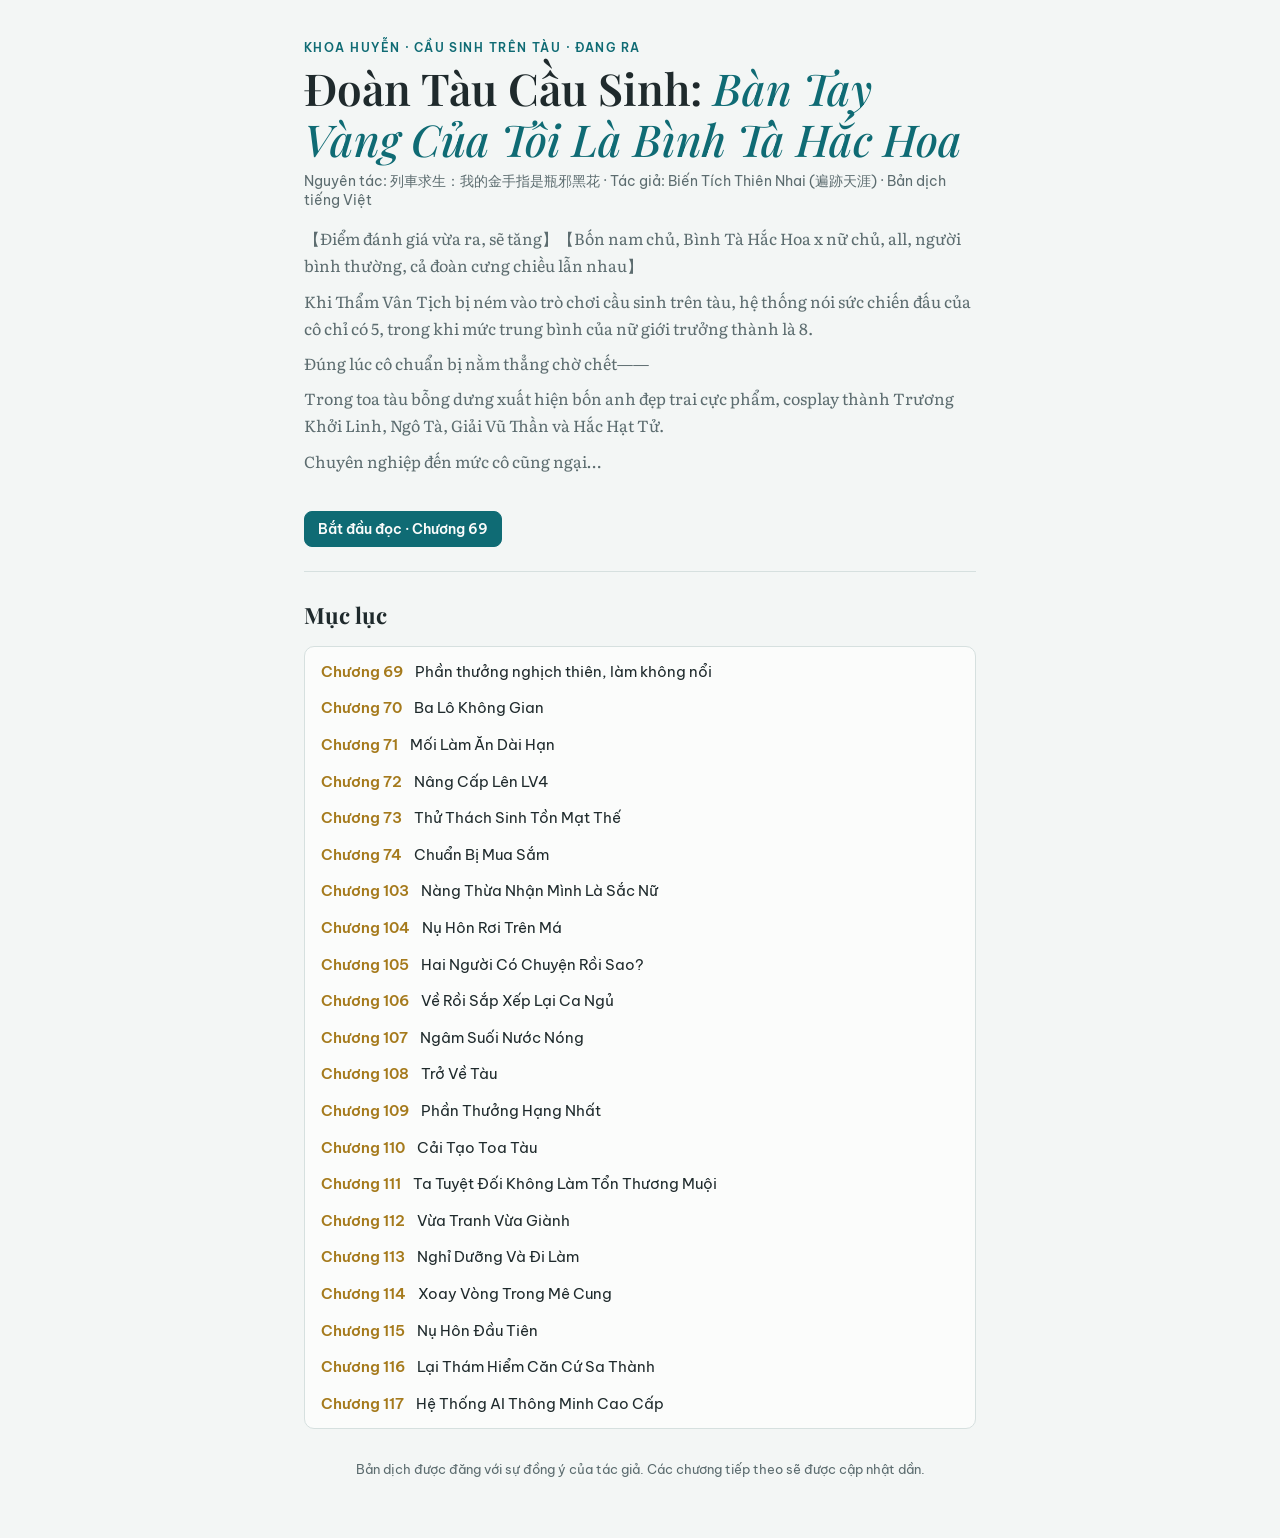
<file: truyen/Đoàn Tàu Cầu Sinh_ Bàn Tay Vàng Của Tôi Là Bình Tà Hắc Hoa.html>
<!doctype html><html><head><meta charset=utf8><meta name=viewport content="width=device-width,initial-scale=1,viewport-fit=cover"><style>:root{color-scheme:light;box-sizing:border-box;padding-top:env(safe-area-inset-top,0px);padding-bottom:env(safe-area-inset-bottom,0px)}html{scroll-padding-top:env(safe-area-inset-top,0px)}body{margin:0;padding:0;font:14px -apple-system,BlinkMacSystemFont,sans-serif;background:#fff;color:#000}img{max-width:100%}[hidden]:not([hidden=until-found i]){display:none!important}</style></head><body>
<title>Đoàn Tàu Cầu Sinh: Bàn Tay Vàng Của Tôi Là Bình Tà Hắc Hoa</title>
<link rel="preconnect" href="https://fonts.googleapis.com">
<link rel="preconnect" href="https://fonts.gstatic.com" crossorigin>
<link rel="stylesheet" href="https://fonts.googleapis.com/css2?family=Playfair+Display:ital,wght@0,600;1,500&family=Literata:ital,opsz,wght@0,7..72,400;0,7..72,600;1,7..72,400&family=Be+Vietnam+Pro:wght@400;500;600&display=swap">
<style>
/* Layout: one quiet reading column on a sea-glass ground; chapter switcher on top, prev/next at the foot */
:root {
  --bg: #f3f6f5;
  --paper: #fbfcfb;
  --fg: #1f2a2c;
  --muted: #5c6c6f;
  --line: #d6e0df;
  --accent: #0f6b74;
  --gold: #a57a1c;
  --sys-bg: #e6f0ef;
  --chat-bg: #f0efe9;
  --display: "Playfair Display", "Times New Roman", serif;
  --body: "Literata", Georgia, "Times New Roman", serif;
  --ui: "Be Vietnam Pro", system-ui, -apple-system, "Segoe UI", sans-serif;
  --size: 1.125rem;
}
@media (prefers-color-scheme: dark) {
  :root:not([data-theme="light"]) {
    --bg: #0e1719; --paper: #121d20; --fg: #dbe5e4; --muted: #8fa3a5; --line: #26363a;
    --accent: #5fc1c9; --gold: #d9b45e; --sys-bg: #16292d; --chat-bg: #1b2324; color-scheme: dark;
  }
}
:root[data-theme="dark"] {
  --bg: #0e1719; --paper: #121d20; --fg: #dbe5e4; --muted: #8fa3a5; --line: #26363a;
  --accent: #5fc1c9; --gold: #d9b45e; --sys-bg: #16292d; --chat-bg: #1b2324; color-scheme: dark;
}
body { background: var(--bg); color: var(--fg); font-family: var(--body); }
.wrap { max-width: 42rem; margin: 0 auto; padding-inline: 20px; padding-block: 2.5rem 3rem; }
[hidden] { display: none !important; }
.eyebrow { font-family: var(--ui); font-size: .75rem; letter-spacing: .12em; text-transform: uppercase; color: var(--accent); font-weight: 600; }
h1 { font-family: var(--display); font-weight: 600; font-size: clamp(1.9rem, 6vw, 2.75rem); line-height: 1.15; margin: 0; text-wrap: balance; }
h1 em { font-style: italic; font-weight: 500; color: var(--accent); }
.byline { font-family: var(--ui); font-size: .875rem; color: var(--muted); margin: 0; }
.blurb { font-size: 1rem; line-height: 1.7; color: var(--muted); margin: .5rem 0 0; }
.blurb p { margin: 0 0 .5rem; }
header.book { display: grid; gap: .5rem; padding-bottom: 1.5rem; border-bottom: 1px solid var(--line); }
button, a.btn { font: inherit; font-family: var(--ui); color: var(--fg); background: var(--paper); border: 1px solid var(--line); border-radius: 8px; padding: .5rem .8rem; cursor: pointer; text-decoration: none; display: inline-flex; align-items: center; justify-content: center; gap: .35rem; }
button:hover, a.btn:hover { border-color: var(--accent); }
button:focus-visible, a:focus-visible { outline: 2px solid var(--accent); outline-offset: 2px; }
button:disabled { opacity: .35; cursor: default; border-color: var(--line); }
a.btn.primary, button.primary { background: var(--accent); color: var(--paper); border-color: var(--accent); font-weight: 600; }
.resume { margin-top: 1.25rem; }
/* table of contents */
.toc { margin-top: 1.75rem; display: grid; gap: .75rem; font-family: var(--ui); }
.toc h2 { font-family: var(--display); font-size: 1.4rem; margin: 0 0 .25rem; }
.toc details { border: 1px solid var(--line); border-radius: 10px; background: var(--paper); }
.toc summary { cursor: pointer; padding: .8rem 1rem; font-weight: 600; display: flex; justify-content: space-between; gap: .5rem; list-style: none; }
.toc summary::-webkit-details-marker { display: none; }
.toc summary::after { content: "▾"; color: var(--muted); }
.toc details[open] summary::after { content: "▴"; }
.toc summary .count { color: var(--muted); font-weight: 400; font-size: .85rem; margin-left: auto; }
.toc ol { list-style: none; margin: 0; padding: 0 0 .4rem; border-top: 1px solid var(--line); }
.toc li a { display: flex; gap: .75rem; padding: .55rem 1rem; color: var(--fg); text-decoration: none; font-size: .95rem; }
.toc li a:hover { background: var(--sys-bg); }
.toc li a .n { color: var(--gold); font-variant-numeric: tabular-nums; min-width: 4.5rem; font-weight: 600; }
.toc li a.current { background: var(--sys-bg); }
.fn { background: none; border: 0; padding: 0 .15em; margin: 0; cursor: pointer; font: inherit; line-height: 0; vertical-align: super; }
.fn span { display: inline-block; color: var(--accent); font-family: var(--ui); font-size: .7em; font-weight: 600; line-height: 1; padding: .15em .4em; border-radius: 99px; background: var(--sys-bg); }
.fn:hover span, .fn[aria-expanded="true"] span { background: var(--accent); color: var(--bg); }
.fnpop { position: absolute; z-index: 20; max-width: min(22rem, calc(100vw - 32px)); background: var(--bg); color: var(--fg); border: 1px solid var(--line); border-radius: 10px; box-shadow: 0 8px 28px rgba(0,0,0,.22); padding: .7rem .9rem; font-family: var(--ui); font-size: .88rem; line-height: 1.55; }
.fnpop[hidden] { display: none; }
.notes { margin-top: 2.5rem; padding-top: 1rem; border-top: 1px solid var(--line); font-family: var(--ui); font-size: .85rem; color: var(--muted); line-height: 1.6; }
.notes h3 { font-size: .75rem; letter-spacing: .1em; text-transform: uppercase; margin: 0 0 .5rem; }
.notes ol { margin: 0; padding-left: 1.2rem; }
.note { font-family: var(--ui); font-size: .8rem; color: var(--muted); text-align: center; margin-top: 2rem; }
/* reader */
.topbar { position: sticky; top: env(safe-area-inset-top, 0px); z-index: 5; background: var(--bg); border-bottom: 1px solid var(--line); }
.topbar .inner { max-width: 42rem; margin: 0 auto; padding: .5rem 20px; display: flex; align-items: center; gap: .5rem; font-family: var(--ui); font-size: .85rem; }
.topbar .label { flex: 1; min-width: 0; white-space: nowrap; overflow: hidden; text-overflow: ellipsis; color: var(--muted); }
.topbar button { padding: .35rem .6rem; }
.text .tts-now { outline: 2px solid var(--accent); outline-offset: 4px; border-radius: 4px; }
#tts[aria-pressed="true"] { background: var(--accent); color: #fff; }
#ttsrate { min-width: 3rem; }
#fabnext { position: fixed; right: 10px; top: 50%; transform: translateY(-50%); width: 42px; height: 42px; border-radius: 50%; border: 1px solid var(--line); background: var(--bg); color: var(--accent); font-size: 26px; line-height: 1; padding: 0 0 3px; opacity: .55; z-index: 20; box-shadow: 0 1px 6px rgba(0,0,0,.25); cursor: pointer; }
#fabnext:active { opacity: 1; }
#fabnext[hidden] { display: none; }
.reader .wrap { padding-block: 1.75rem 6.5rem; }
.ch-num { font-family: var(--ui); font-size: .75rem; letter-spacing: .14em; text-transform: uppercase; color: var(--gold); font-weight: 600; margin: 0 0 .35rem; }
h2.ch-title { font-family: var(--display); font-weight: 600; font-size: 1.75rem; margin: 0 0 1.75rem; text-wrap: balance; }
.text { font-size: var(--size); line-height: 1.85; }
.text p { margin: 0 0 1em; }
.text .sys { font-family: var(--ui); font-size: .92em; line-height: 1.65; background: var(--sys-bg); border-left: 3px solid var(--accent); padding: .6rem .9rem; margin: 0 0 .5em; border-radius: 0 6px 6px 0; }
.text .sys + p:not(.sys) { margin-top: 1em; }
.text .chat { font-family: var(--ui); font-size: .9em; line-height: 1.6; background: var(--chat-bg); padding: .45rem .8rem; margin: 0 0 .35em; border-radius: 6px; }
.text .chat + p:not(.chat) { margin-top: 1em; }
.text .beat { text-align: center; color: var(--muted); letter-spacing: .3em; }
.bottombar { position: fixed; left: 0; right: 0; bottom: 0; z-index: 5; background: var(--paper); border-top: 1px solid var(--line); padding-bottom: env(safe-area-inset-bottom, 0px); }
.bottombar .inner { max-width: 42rem; margin: 0 auto; padding: .55rem 16px; display: grid; grid-template-columns: 1fr auto 1fr; gap: .5rem; font-family: var(--ui); font-size: .9rem; }
.bottombar button { width: 100%; padding: .6rem .3rem; white-space: nowrap; font-size: .85rem; }
.bottombar .toc-btn { width: auto; padding-inline: .8rem; }
</style>

<div id="home">
  <div class="wrap">
    <header class="book">
      <div class="eyebrow">Khoa huyễn · Cầu sinh trên tàu · Đang ra</div>
      <h1>Đoàn Tàu Cầu Sinh: <em>Bàn Tay Vàng Của Tôi Là Bình Tà Hắc Hoa</em></h1>
      <p class="byline">Nguyên tác: 列車求生：我的金手指是瓶邪黑花 · Tác giả: Biến Tích Thiên Nhai (遍跡天涯) · Bản dịch tiếng Việt</p>
      <div class="blurb">
        <p>【Điểm đánh giá vừa ra, sẽ tăng】【Bốn nam chủ, Bình Tà Hắc Hoa x nữ chủ, all, người bình thường, cả đoàn cưng chiều lẫn nhau】</p>
        <p>Khi Thẩm Vân Tịch bị ném vào trò chơi cầu sinh trên tàu, hệ thống nói sức chiến đấu của cô chỉ có 5, trong khi mức trung bình của nữ giới trưởng thành là 8.</p>
        <p>Đúng lúc cô chuẩn bị nằm thẳng chờ chết——</p>
        <p>Trong toa tàu bỗng dưng xuất hiện bốn anh đẹp trai cực phẩm, cosplay thành Trương Khởi Linh, Ngô Tà, Giải Vũ Thần và Hắc Hạt Tử.</p>
        <p>Chuyên nghiệp đến mức cô cũng ngại…</p>
      </div>
      <div class="resume"><a id="resume" class="btn primary" href="#"></a></div>
    </header>
    <section class="toc" aria-label="Mục lục">
      <h2 id="muc-luc-title">Mục lục</h2>
      <div id="toc"></div>
    </section>
    <p class="note">Bản dịch được đăng với sự đồng ý của tác giả. Các chương tiếp theo sẽ được cập nhật dần.</p>
  </div>
</div>

<div id="reader" class="reader" hidden>
  <div class="topbar"><div class="inner">
    <button id="back" type="button" aria-label="Quay lại">←</button>
    <span class="label" id="rlabel"></span>
    <button id="tts" type="button" aria-label="Nghe đọc chương" aria-pressed="false">🔊</button>
    <button id="ttsrate" type="button" aria-label="Tốc độ đọc">1×</button>
    <button id="ttsvoice" type="button" aria-label="Đổi giọng đọc">🗣</button>
    <button id="smaller" type="button" aria-label="Chữ nhỏ hơn">A−</button>
    <button id="bigger" type="button" aria-label="Chữ to hơn">A+</button>
  </div></div>
  <div class="wrap"><article id="article" aria-live="polite"></article></div>
  <button id="fabnext" type="button" aria-label="Chương sau">›</button>
  <nav class="bottombar" aria-label="Chuyển chương"><div class="inner">
    <button id="prev" type="button">← Chương trước</button>
    <button id="tocbtn" class="toc-btn" type="button" aria-label="Mục lục">☰ Mục lục</button>
    <button id="next" type="button">Chương sau →</button>
  </div></nav>
</div>

<script>
const CHAPTERS = [{"n":69,"title":"Phần thưởng nghịch thiên, làm không nổi","lines":["Thẩm Vân Tịch hào hứng lấy từng món trong Không Gian Giao Nang ra, bày kín chiếc bàn gấp.","“Lần này hình như lại là một vụ đại bội thu.” Giải Vũ Thần kéo cổ áo khoác giữ nhiệt cho hơi nóng thoát ra. Nhiệt độ cơ thể nhanh chóng được tự động điều chỉnh, lớp áo lót ướt đẫm mồ hôi bên trong cũng dần khô lại.","“Bỏ hai chữ ‘hình như’ đi, chính là đại bội thu!” Thẩm Vân Tịch xử lý trước mấy món “người quen” luôn rơi cố định: hộp đen, Hư Không Thủy Tinh trung cấp và Hôi Vụ Tinh Hạch trung cấp.","Tiếp đó là mảnh vé xe. Nàng lấy hai mảnh đã thu thập từ trước ra. Rìa của ba mảnh cùng lúc sáng lên một đường kim quang cực mảnh, chạy dọc theo vết nứt một vòng rồi hợp lại thành một tấm vé hoàn chỉnh.","Thẩm Vân Tịch đặt nó lên vùng cảm ứng của bàn thao tác.","【Vé Xe Thần Bí】<br>Phẩm chất: Sử thi<br>Loại hình: Đạo cụ dùng một lần<br>Mô tả: Sử dụng trước 7:50 trong ngày có thể mở ra một sân ga ẩn.<br>Trạng thái hiện tại: Có thể sử dụng.","“Sân ga ẩn.” Ngô Tà xáp lại gần, mắt sáng rực. “Nghe đã thấy không đơn giản.”","“Sáng mai dùng nhé?” Thẩm Vân Tịch nhìn sang mọi người.","“Dùng.” Hắc Hạt Tử là người đầu tiên lên tiếng, giọng có chút nôn nóng.","Trên mặt Giải Vũ Thần cũng thoáng vẻ mong chờ: “Ta cũng muốn xem sân ga ẩn này rốt cuộc trông thế nào.”","Trương Khởi Linh không nói gì, nhưng liếc nhìn nàng một cái.","“Được, vậy sáng mai đi.” Thẩm Vân Tịch gật đầu, sau đó mở Lễ Bao Tinh Thạch Cao Cấp.","Năm khối tinh thạch lấp lánh hiện ra trên bàn. Nàng lần lượt giám định: Hư Không Thủy Tinh cao cấp, Hôi Vụ Tinh Hạch cao cấp, Kim Tinh cao cấp và hai khối Băng Tinh cao cấp.","Với cấp độ hiện tại của nàng, chỉ có Hư Không Thủy Tinh cao cấp là dùng được ngay, những thứ còn lại đều cất vào tủ chứa đồ.","“Lần này không lỗ, tinh thạch cao cấp mà cho nhiều thế này.” Giải Vũ Thần cầm khối Hư Không Thủy Tinh cao cấp lên ngắm một lúc. “Không biết loại đạo cụ nào mới cần đến đống đá này.”","“Đừng vội, xem mấy món đồ tốt lần này trước đã.” Thẩm Vân Tịch đặt tấm Thẻ Khởi Hành Sớm vào vùng cảm ứng.","【Thẻ Khởi Hành Sớm】<br>Phẩm chất: Hiếm<br>Loại hình: Vật phẩm tiêu hao<br>Công dụng: Bất kể thời gian thám hiểm còn lại bao lâu, sau khi sử dụng, đoàn tàu sẽ lập tức khởi hành.","“Đồ tốt.” Ánh mắt Giải Vũ Thần dừng lại trên tấm thẻ một thoáng. “Gặp quái vật không đánh lại, đây chính là bùa hộ mệnh.”","Kế đến là một chiếc đồng hồ quả quýt màu xám bạc nhỏ nhắn, tinh xảo. Nắp đồng hồ khắc một vòng hoa văn thanh nhã, mặt đồng hồ cũng đẹp vô cùng, vị trí kim chỉ giống hệt chiếc Thời Chi Chung Lâu.","【Đồng Hồ Đình Bãi】<br>Phẩm chất: Hiếm<br>Loại hình: Đạo cụ vĩnh cửu<br>Công dụng: Sau khi sử dụng, thời gian của toàn bộ địch nhân sẽ ngừng lại 10 giây, thời gian hồi chiêu 60 phút.<br>Tiêu hao: Mỗi lần sử dụng tiêu hao Cát Thời Gian ×1.","“Thời gian địch ngừng lại mười giây...” Ngô Tà ngồi bật dậy khỏi giường, mắt trợn tròn. “Nếu phối hợp tập trung hỏa lực, mười giây này đủ để chúng ta giết xuyên cả một tuyến.”","“Hồi chiêu một tiếng, mỗi lần lại tốn một hạt Cát Thời Gian.” Hắc Hạt Tử chậc một tiếng. “Tốt thì tốt thật, nhưng phải dùng tiết kiệm.”","“Từ nay mỗi hạt Cát Thời Gian đều phải tính toán kỹ.” Thẩm Vân Tịch đeo đồng hồ lên cổ. Sợi dây buông xuống, vừa vặn áp ngay vị trí trước tim.","Món tiếp theo là một tấm kính một mắt màu hổ phách cực mỏng, kiểu dáng rất đẹp, không có gọng kính, chỉ nối với một sợi xích bạc mảnh như tơ.","【Kính Một Mắt Của Thủ Chung Nhân】<br>Phẩm chất: Hiếm<br>Loại hình: Đạo cụ vĩnh cửu<br>Công dụng: Sau khi đeo có thể trong thời gian ngắn nhìn thấy quỹ tích thời gian của mục tiêu, bao gồm quỹ đạo đòn tấn công sắp phát động, thế khởi lực, hướng né tránh... Chúng sẽ hiện ra dưới dạng hư ảnh màu vàng nhạt, sớm hơn nửa giây.<br>Tiêu hao: Tiêu hao năng lượng liên tục khi đeo, mỗi Cát Thời Gian ×1 duy trì được 72 giờ.","Đọc xong mô tả, Thẩm Vân Tịch đưa thẳng tấm kính về phía Giải Vũ Thần.","Y không nhận ngay, chỉ nhìn nàng, trong đôi mắt đẹp thoáng nét nghi hoặc.","“Đưa cho huynh dùng.” Thẩm Vân Tịch nói. “Huynh là tổng chỉ huy của đội, có nó, huynh có thể phán đoán sớm hơn nên đánh về hướng nào.”","Giải Vũ Thần cụp mắt nhìn tấm kính. Vài giây sau, y đưa tay nhận lấy.","Y thử đặt nó lên mắt trái. Tấm kính như có từ tính, tự động lơ lửng phía trước mắt trái, gần như không cảm thấy sự tồn tại của nó.","“Thế nào?” Ngô Tà hỏi.","Giải Vũ Thần gỡ tấm kính xuống, khóe môi hơi cong lên: “Không cản tầm nhìn. Hiệu quả thực tế phải đợi lúc thực chiến mới biết.”","“Gặp loại quái hay đánh lén thì coi như được mở thiên nhãn trước.” Hắc Hạt Tử nói.","Giải Vũ Thần gật đầu, cất nó vào túi ngực của chiếc áo khoác giữ nhiệt, đầu ngón tay khựng lại một thoáng rồi mới rời ra.","Tiếp theo là ba tấm bản vẽ. Hai tấm là bản vẽ ngẫu nhiên từ phần thưởng thông quan, một tấm do thủ lĩnh rơi ra.","Tấm đầu tiên là Áo Choàng Thời Hài.","【Bản vẽ: Áo Choàng Thời Hài】<br>Phẩm chất: Hiếm<br>Loại hình: Trang bị / Đặc thù<br>Công năng: Sau khi mặc vào sẽ chuyển sang trạng thái vô thực thể, đòn tấn công vật lý không thể trúng, cứ mỗi 10 phút ngưng tụ thực thể 3 phút.<br>Nguyên liệu tiêu hao: Sợi ×30, Hôi Vụ Tinh Hạch trung cấp ×1, Cát Thời Gian ×2, Năng lượng ×20.","“Trạng thái vô thực thể...” Ngô Tà xáp đến trước màn hình. “Giống con quái chúng ta đã đánh? Mặc vào là mười phút bất khả xâm phạm, ba phút hiện hình, cứ thế luân phiên.”","“Không phải bất khả xâm phạm.” Giải Vũ Thần lắc đầu. “Công kích dị năng chắc vẫn đánh trúng được, nhưng với đám quái chuyên dùng sát thương vật lý thì đúng là như khoác áo tàng hình.”","“Nhưng tiêu hao không nhỏ.” Hắc Hạt Tử nói. “Hiện giờ Hôi Vụ Tinh Hạch không đủ nhỉ?”","Thẩm Vân Tịch gật đầu: “Cứ chờ đã. Dù sao cấp độ của chúng ta còn thấp, quái vật chưa tính là khó đối phó.”","Tấm bản vẽ thứ hai khiến tất cả mọi người lặng đi một thoáng.","【Bản vẽ: Búp Bê Thủ Chung Nhân】<br>Phẩm chất: Hiếm<br>Loại hình: Đạo cụ dùng một lần<br>Công năng: Có thể chọn sử dụng kỹ năng “Hồi Phóng” hoặc “Trì Hoãn” của Thủ Chung Nhân.<br>Kỹ năng Hồi Phóng: Toàn bộ đồng đội sau 30 phút sẽ quay về trạng thái cơ thể tại thời điểm dùng kỹ năng.<br>Kỹ năng Trì Hoãn: Đòn tấn công của địch biến thành chuyển động chậm, kéo dài 10 phút.<br>Nguyên liệu tiêu hao: Sợi ×20, Cát Thời Gian ×5, Năng lượng ×30, Hôi Vụ Tinh Hạch trung cấp ×1.","“Kỹ năng Hồi Phóng này chẳng khác nào cho cả đội thêm một mạng.” Giọng Ngô Tà có chút mừng rỡ.","Đốt ngón tay Giải Vũ Thần khẽ gõ hai cái lên mép bàn: “Nhưng chỉ dùng được một lần, Hồi Phóng và Trì Hoãn là chọn một trong hai, chọn bên này thì mất bên kia.”","“Vậy làm hai cái.” Thẩm Vân Tịch nói. “Một cái Hồi Phóng, một cái Trì Hoãn, chẳng phải xong rồi sao?”","“Không cần thiết, hơn nữa nguyên liệu...” Ánh mắt Giải Vũ Thần dừng ở cột nguyên liệu dưới tấm bản vẽ.","Một viên Hôi Vụ Tinh Hạch trung cấp cộng năm hạt Cát Thời Gian, chỉ để làm một món tiêu hao dùng một lần, ngay cả y cũng không dám xuất tay hào phóng.","“Chờ sau này phát tài rồi hãy làm.” Hắc Hạt Tử xót ruột ra mặt. “Đắt quá, hiện giờ quái vật chúng ta vẫn đánh lại được.”","Tiếp đến là tấm bản vẽ thứ ba, cũng là tấm duy nhất không khiến người ta xót nguyên liệu.","【Bản vẽ: Cát Thời Gian Lậu】<br>Phẩm chất: Tinh lương<br>Loại hình: Đạo cụ dùng một lần<br>Công năng: Sau khi sử dụng, thời gian thám hiểm sân ga lần này được kéo dài thêm 1 giờ.<br>Nguyên liệu tiêu hao: Kim loại ×10, Thủy tinh ×20, Năng lượng ×10, Cát Thời Gian ×1.","“Cái này làm được.” Thẩm Vân Tịch không chút do dự. “Chỉ tốn một hạt Cát Thời Gian mà đổi được thêm một giờ thám hiểm, có những sân ga chỉ riêng vật tư thôi cũng đã đáng giá rồi.”","Giải Vũ Thần gật đầu, không nhịn được hỏi: “Cát Thời Gian tổng cộng còn bao nhiêu?”","“Để ta xem...” Thẩm Vân Tịch quét mấy khối quặng Cát Thời Gian lên vùng cảm ứng, rồi cộng thêm số lẻ. “Tính cả lại, tổng cộng 407 hạt.”","“Nghe thì nhiều, nhưng dùng một hạt là mất một hạt. Nếu hết rồi, chẳng lẽ chúng ta phải cày lại phó bản này một lần nữa?” Ngô Tà chỉ nghĩ thôi đã thấy đau đầu.","Lúc này ngay cả Hắc Hạt Tử cũng không nhịn được cười khổ: “Cửa ải này ta thật sự không muốn chơi lần thứ hai.”"]},{"n":70,"title":"Ba Lô Không Gian","lines":["Thẩm Vân Tịch lại hớn hở lên tiếng: “Nhưng ải này cho nhiều đồ tốt thật, hơn nữa cuối cùng cũng làm được ba lô không gian rồi!”","Nàng cầm mấy khối đá, cầu nguyên liệu và Cát Thời Gian cần dùng đến xưởng chế tác, kiểm kê trước một lượt:","“Hôi Vụ Tinh Hạch trung cấp có 3 viên, Hư Không Thủy Tinh cao cấp 1 viên, Hư Không Thủy Tinh trung cấp 3 viên.","Tiếc là thiếu một viên Hôi Vụ Tinh Hạch trung cấp, không thì làm được bốn cái ba lô không gian rồi.”","“Cứ làm những cái làm được trước đã,” Giải Vũ Thần nói. “Ba lô không gian giúp bớt rất nhiều thời gian khuân vác qua lại, đợi sau này có nguyên liệu thì làm thêm hai cái, cố gắng mỗi người một cái.”","Thẩm Vân Tịch gật đầu, chọn chế tác trên bảng điều khiển của máy.","Vài phút sau, cửa ra nguyên liệu xuất hiện một chiếc ba lô hai quai màu xám bạc, kiểu dáng vô cùng hợp mốt, đẹp mắt, mặt trước có một màn hình tinh thể lỏng rất nhỏ, cầm trên tay gần như không cảm thấy trọng lượng.","Kế đó hai chiếc ba lô màu đen lần lượt trượt ra, hình dáng giống chiếc xám bạc nhưng nhỏ hơn, bề mặt đen nhám.","Thẩm Vân Tịch cầm chiếc xám bạc kéo khóa, thò tay vào dò thử, cứ như đang thò vào một căn phòng trống, không chạm tới biên giới.","Nàng thử bỏ từng món trong núi thực phẩm chất cao như ngọn đồi vào.","Thịt tôm hùm, thịt băng lang, thịt gấu trắng, thịt thú hơn bốn trăm con, dừa khổng lồ, quả dại, hải sản, Hôi Vụ Mễ, củi, tuyết và băng khối chất thành đống, tất cả đều vào hết chiếc ba lô xám bạc.","Mặt ngoài ba lô không phồng lên một chút nào, vẫn nhẹ như không.","“Lợi hại quá đi.” Ngô Tà nhìn đến thẳng mắt.","Thẩm Vân Tịch kéo khóa lại, chú ý thấy màn hình tinh thể lỏng gần miệng ba lô sáng lên, trong năm mươi ô đã có hơn chục ô hiện biểu tượng và số lượng, phía trên bật ra một hộp thoại:","【Phát hiện vật tư chưa phân giải, có phân giải thành nguyên liệu tương ứng không?】","Nàng sững lại một chút, rồi mừng rỡ.","“Cái ba lô này có thể phân giải thẳng đồ thành nguyên liệu! Đồ bỏ vào không cần chạy ra máy phân giải nữa, chọn là phân giải được luôn.”","“Vậy sau này ra ngoài lục vật tư, bất kể đồ bỏ đi gì cũng cứ nhét vào, phân giải tại chỗ, coi như ô chứa vô hạn.” Hắc Hạt Tử chậc một tiếng. “Hàng cao cấp có khác.”","“Đồ ăn thì không phân giải.” Thẩm Vân Tịch nói. “Sau này thu thập vật tư thì phân giải sau.”","Hai chiếc ba lô hai mươi ô nàng chia cho Hắc Hạt Tử và Trương Khởi Linh, hai người này sức khỏe nhất, từ trước đến giờ thu thập vật tư nhiều nhất.","Giải Vũ Thần và Ngô Tà không nói gì, mỗi người đã có một Không Gian Giao Nang, dùng cũng rất tốt.","Đến khi tất cả chiến lợi phẩm được giám định xong, vật tư phân loại ổn thỏa thì đã quá giữa trưa.","Thẩm Vân Tịch vươn vai, bụng vừa vặn kêu lên một tiếng.","“Đói rồi?” Ngô Tà cười nhìn nàng.","“Đói từ lâu rồi, leo lên leo xuống trong chung lâu mười mấy lượt, giờ ta nuốt nổi nguyên một con băng lang.”","Nàng lấy từ trong ba lô không gian ra hai miếng thịt thăn băng lang thường và mấy cây rau xanh mọc nhanh.","“Bữa trưa ăn đơn giản thôi, Hôi Vụ Mễ cứ khoan ăn, phải để dành, lúc then chốt mới dùng.”","“Phải thế chứ.” Giải Vũ Thần tán thưởng nhìn nàng.","“Ta cũng biết tính toán mà.” Thẩm Vân Tịch hất cằm. “Hôi Vụ Mễ có cộng thêm hồi phục thể lực, giờ ăn thì phí.”","Vẻ đắc ý nhỏ trên mặt nàng khiến nụ cười của Giải Vũ Thần bất giác sâu thêm một chút, y vừa định giơ tay thì tóc nàng đã bị Hắc Hạt Tử xoa rối tung.","Nàng lập tức quay lại giơ tay đấm Hắc Hạt Tử, hắn cười tiện chạy đi, giữ đúng tốc độ để nàng suýt đuổi kịp, trêu nàng chơi.","Giải Vũ Thần thu lại nụ cười, im lặng một lát, rồi quay người bình thản giúp Ngô Tà đang lơ đãng xử lý rau.","Trương Khởi Linh ngẩng đầu nhìn họ một lúc, rồi lại cúi xuống tiếp tục nhét dụng cụ vào ba lô không gian.","Bữa trưa là thăn băng lang áp chảo ăn kèm rau xanh xào thanh, hâm thêm một nồi canh xương băng lang đã hầm từ trước.","Mỡ sói tan ra dưới đáy chảo, thịt thăn thái lát vừa cho vào đã quăn mép, mỗi mặt áp chảo nửa phút, nước thịt giữ lại vừa vặn.","Cả năm người đều đói, ngồi quây quần ăn rất chăm chú.","Ngô Tà uống nốt ngụm canh cuối cùng, ngả người ra sau tựa ghế, vẻ mặt khoan khoái thở dài: “Cuối cùng cũng dễ chịu rồi!”","Giải Vũ Thần ăn chậm, đũa gắp một lá rau, chưa vội đưa vào miệng, tiếp lời: “Mấy tầng chung lâu hôm nay, các cậu có thấy chỗ nào không đúng không?”","“Chỗ nào cũng không đúng.” Hắc Hạt Tử vừa nhai thịt vừa nói lúng búng. “Chỗ đó cứ như cố tình giăng bẫy người ta, tầng nào không hành cho mình một trận thì không chịu được.”","“Không phải nói cơ quan.” Giải Vũ Thần lắc đầu. “Là nói thiết kế ải, có chỗ cần hai người cùng ấn gạch, có chỗ cần ba người phối hợp.”","“Ý huynh là, ải này vốn được chuẩn bị cho nhiều người?” Hắc Hạt Tử xoa cằm, nụ cười thoáng trên khóe miệng dần tắt.","“Đúng.” Giải Vũ Thần gật đầu. “Những phó bản độ khó cao trước đó tuyệt đối không phải một người có thể vượt qua.”","Trong toa tàu yên lặng một lúc.","Thẩm Vân Tịch từ từ uống cạn bát nước, nói nhỏ: “Nhưng trò chơi này, ngoài chúng ta ra thì người chơi khác đều là toa đơn, kênh thế giới chưa bao giờ nhắc đến chuyện có thể thêm người.”","“Ta nghĩ có hai khả năng.” Ngô Tà giơ hai ngón tay. “Thứ nhất, bốn người chúng ta là dữ liệu bất thường. Số người trong toa của chúng ta khác với người chơi khác, hệ thống đang cố xóa bỏ chúng ta.”","Giọng hắn rất bình tĩnh, nhưng Thẩm Vân Tịch nghe mà lạnh cả lòng.","“Đừng tự dọa mình.” Giải Vũ Thần nói. “Ta nghiêng về khả năng thứ hai hơn.”","“Trò chơi đến giai đoạn sau thì toa tàu cho phép thêm người.” Y chậm rãi nói. “Chỉ là hiện giờ chúng ta chưa gặp đường thêm người. Hệ thống trò chơi này vẫn luôn mở khóa nội dung theo giai đoạn, cấp 1 là kỳ tân thủ, cấp 2 xuất hiện quái tinh anh, cấp 3 mở khóa phó bản, cấp 5 lắp được hệ thống vũ khí. Có lẽ đến một cấp nào đó sẽ xuất hiện lựa chọn như ‘hành khách đồng hành’ hay ‘khế ước đồng đội’, hoặc thông qua một loại đạo cụ nào đó để thêm người vào toa tàu.”","“Nghĩa là hệ thống ngộ nhận chúng ta là người chơi hậu kỳ?” Hắc Hạt Tử nhướng mày.","Ngô Tà gật đầu: “Có thể là mô-đun mở rộng toa tàu của chúng ta đạt cấp sớm.”","“Nếu thật thế thì chúng ta lại được lợi.” Giải Vũ Thần nói. “Phần thưởng của ải hợp tác nhiều người rõ ràng phong phú hơn hẳn sân ga đơn. Sản lượng mỗi lần phó bản của chúng ta, bản vẽ, thẻ kỹ năng, nguyên liệu đặc biệt, những thứ này chắc chắn người chơi bình thường không dễ gì có được.”","“Hơn nữa nếu hệ thống thật muốn xóa chúng ta thì đã ra tay từ lâu.” Ánh mắt Giải Vũ Thần rơi xuống làn hôi vụ cuồn cuộn ngoài cửa sổ. “Nó cứ việc nhốt chúng ta không cho lên tàu, không cho vật tư, kéo độ khó quái lên mức tối đa là xong.","Nhưng nó không làm thế, vẫn luôn phát phần thưởng cho chúng ta, mỗi lần một tốt hơn. Thế này giống xóa bỏ sao? Ngược lại giống đang nuôi.”","Ngô Tà bừng tỉnh ngộ: “Đúng! Từ sau khi Vân Tịch trở thành người đầu tiên lên cấp, đãi ngộ của chúng ta đã được nâng lên.”","“Nuôi cái gì?” Thẩm Vân Tịch giật thót trong lòng.","“Nuôi một đội có thể đánh trận cứng.” Hắc Hạt Tử ngả lưng ra ghế, như đã nghĩ thông điều gì, nụ cười lại hiện lên. “Có điều được trò chơi nuôi như con ruột còn hơn bị coi là rác để dọn.”","“Vậy kết luận là cố gắng không bỏ qua bất kỳ sân ga nào, lấy đủ phần thưởng có thể lấy.” Giải Vũ Thần nói. “Còn một điểm quan trọng nhất, không bỏ rơi bất kỳ ai. Bất kể ai gặp chuyện, những người còn lại nhất định phải kéo người đó ra.”","Trương Khởi Linh vẫn không nói gì, đến lúc này mới ngước mắt, nhàn nhạt nói một câu: “Một người cũng không thiếu.”","Thẩm Vân Tịch gật đầu thật mạnh."]},{"n":71,"title":"Mối Làm Ăn Dài Hạn","lines":["“Vậy tiếp theo, phải làm ăn thôi.” Giải Vũ Thần chuyển giọng. “Từ hôm nay, chúng ta phải biến nó thành chiến lược dài hạn.”","“Làm ăn gì?” Thẩm Vân Tịch hỏi.","“Vật tư y tế.” Ngô Tà hiểu ra trước. “Hiện giờ chúng ta có mô-đun y tế, làm được dung dịch sát khuẩn, thuốc xịt cầm máu, băng cầm máu.","Còn những người chơi khác thì sao? Mô-đun cấp thấp không có y tế, mô-đun cấp trung tỷ lệ rơi chỉ một phần nghìn, dù là Âu hoàng mở ra được thì phần lớn cũng ưu tiên chọn xưởng chế tác.”","“Cho nên hiện giờ trong cả server, có thể làm ra vật tiêu hao y tế, rất có thể chỉ có chúng ta.” Giải Vũ Thần nhếch khóe môi. “Mà lại là vật tiêu hao cứu mạng.”","Mắt Thẩm Vân Tịch sáng lên: “Độc quyền.”","“Chưa đến mức độc quyền, nhưng ít nhất có thể giữ được một thời gian khan hiếm.” Giải Vũ Thần nói. “Chúng ta có thể dùng dung dịch sát khuẩn, thuốc xịt, băng cầm máu, đi đổi những thứ tốt trong tay người khác.","Những thứ người chơi cấp thấp tạm thời chưa dùng đến: các loại bảo thạch, bản vẽ, đạo cụ đặc biệt, mảnh vé xe.”","“Vậy ta đi đăng thông báo ngay.” Thẩm Vân Tịch đi tới bàn thao tác, gõ một dòng vào ô nhập:","【Kẻ Mạnh Thần Bí: Bán dài hạn dung dịch sát khuẩn, thuốc xịt cầm máu, băng cầm máu, đổi các loại nguyên liệu hiếm, tinh thạch, bản vẽ, đạo cụ đặc biệt. Không thật lòng xin đừng làm phiền.】","Tin nhắn vừa gửi đi được vài giây, kênh thế giới đã nổ tung.","【Chỉ Cần Sống Là Được: Đổi thế nào! Thuốc xịt cầm máu đổi thế nào! Bán thân cũng được!】","【Lão Tài Xế Cầu Sinh: Đại lão có thu tinh thể năng lượng không?】","【Cô Lang Tiên Sinh: Đại lão thu thế nào?】","【Ba Con Sáu: Kẻ Mạnh Thần Bí rốt cuộc là ai vậy, sao cái gì cũng có……】","【Kiến Trúc Đại Sư: Xin một cuộn băng cầm máu…… ta dùng 10 điểm kim loại đổi được không……】","【Kẻ Mạnh Thần Bí: Nhắn riêng cho ta kèm vật phẩm, vật tư cơ bản không nhận.】","Thẩm Vân Tịch trả lời thẳng một câu, rồi mở cuộc trò chuyện riêng đầu tiên.","Người chơi 【Cô Lang Tiên Sinh】: “Đại lão, ta dùng Hôi Vụ Tinh Hạch trung cấp đổi năm chai sát khuẩn, ba cuộn băng cầm máu, bốn chai thuốc xịt cầm máu được không?”","Thẩm Vân Tịch chưa kịp trả lời, Giải Vũ Thần đã cúi người ghé lại nhìn một cái: “Hỏi hắn có mấy viên tinh hạch, sát khuẩn nhiều nhất cho ba chai.”","Bên kia do dự một lúc, trả lời: “Dùng hai viên Hôi Vụ Tinh Hạch trung cấp, đổi tám chai sát khuẩn, sáu cuộn băng cầm máu, tám chai thuốc xịt cầm máu, cân nhắc xem?”","“Nhiều quá.” Giải Vũ Thần nói. “Nói với hắn hai viên tinh hạch đổi sáu chai sát khuẩn, sáu cuộn băng, sáu chai thuốc xịt.”","Thẩm Vân Tịch gửi tin đi, đối phương im lặng một phút, cuối cùng đáp một chữ “Được”.","Người chơi thứ hai tên 【Tiểu Phúc Nê】 gửi đến một mảnh vé xe: “Đại lão xem cái này đổi được gì? Ta chỉ có một mảnh này.”","Tim Thẩm Vân Tịch đập nhanh một nhịp, ngoài mặt không lộ: “Một mảnh đổi được mỗi loại trong bộ ba một phần.”","Đối phương mừng rỡ quá đỗi, liên tục đồng ý.","Người chơi thứ ba tên 【Lão Tài Xế Cầu Sinh】 gửi hai khối Băng Tinh cấp thấp: “Đại lão, xin lỗi nhé, lần đó đã hẹn sẽ đánh thêm một viên Viêm Tinh trung cấp, tiếc là hôm sau không gặp, ngày thứ ba ta đã vào băng nguyên. Giờ ta chỉ có hai khối tinh thạch này, đổi được gì?”","Thẩm Vân Tịch quay sang nhìn Giải Vũ Thần.","Giải Vũ Thần hạ giọng: “Băng Tinh cấp thấp muội hấp thụ được rồi đúng không? Cho hắn ba chọn hai.”","Thẩm Vân Tịch trả lời qua, đối phương vui vẻ đồng ý.","Tin nhắn riêng càng lúc càng nhiều, nhưng đáng tiếc hôm nay số lần giao dịch của nàng đã hết, chỉ đổi được hai viên Hôi Vụ Tinh Hạch trung cấp, một mảnh Vé Xe Thần Bí, hai khối Băng Tinh cấp thấp.","“Sao bọn họ có nhiều tinh thạch cấp thấp thế? Ta còn chưa từng thấy.” Thẩm Vân Tịch vừa hấp thụ Băng Tinh cấp thấp vừa than.","Ngô Tà xoa cằm trầm ngâm: “Điều này hình như càng chứng minh suy đoán trước đó, cường độ quái vật của chúng ta khác với người chơi bình thường.”","Một lúc sau, Thẩm Vân Tịch hấp thụ xong một khối Băng Tinh cấp thấp, khối băng tinh đó vỡ thành bột tan đi trong tay nàng.","Giải Vũ Thần lập tức hỏi: “Thế nào? Một khối cấp thấp là bao nhiêu điểm?”","“Một khối 100 điểm, đợi độ thuần thục đầy, hấp thụ thêm 8 khối nữa là lên cấp.”","Thẩm Vân Tịch vừa cầm khối thứ hai lên, tay đã bị Giải Vũ Thần giữ lại.","Đầu ngón tay y đặt lên mặt trong cổ tay nàng, khẽ nhíu mày: “Lạnh thế này.”","Thẩm Vân Tịch không dám động đậy, thậm chí thở cũng nhẹ đi: “…… Thể chất ta vốn thế, tay chân lúc nào cũng lạnh.”","“Ta biết.” Giải Vũ Thần không buông tay, ngược lại men theo cổ tay nàng đi lên, phủ lên mu bàn tay, gom cả bàn tay nàng vào lòng bàn tay mình,","“Nhưng băng tinh làm hàn khí nặng thêm, người muội đã quá lạnh, hấp thụ khối thứ hai xuống, người khó chịu là chính muội.”","Giọng y nói chẳng khác gì lúc sắp xếp chiến thuật thường ngày, nhưng đầu ngón tay lại xoa nhẹ ở gốc ngón tay nàng một cái, như đang xác nhận nhiệt độ.","Tim Thẩm Vân Tịch lỡ mất một nhịp rồi không tìm lại được, chỉ thấy bàn tay bị y nắm nóng ran từ đầu ngón lên tận vành tai.","Y bỗng lại giơ tay, mu ngón tay áp lên má nàng một thoáng.","“Mặt cũng lạnh.” Y rút tay về, giọng cực kỳ bình thản, “Cứ từ từ đã, ấm lên rồi hãy hấp thụ.”","“…… Ồ.” Thẩm Vân Tịch đáp khô khốc một tiếng, cúi đầu nhìn chằm chằm mặt bàn, giả vờ nghiên cứu khối Băng Tinh cấp thấp, vành tai lại đỏ đến sắp bốc cháy.","Bên cạnh vang lên một tiếng ho.","Hắc Hạt Tử đẩy kính râm lên sống mũi, thong thả mở lời: “Theo ta thấy, chỉ ủ thôi thì ủ không ấm đâu.","Tiểu cường giả, lạnh à? Lại đây lại đây, plank ba hiệp, squat ba hiệp, bắn bia di động hai mươi phút.","Vận động đi, đừng nói tay, cả người muội sẽ bốc hơi nóng.”","“…… Hắc gia, huynh là ác quỷ à?” Thẩm Vân Tịch rên lên một tiếng.","“Ác quỷ làm vậy là vì tốt cho muội.” Hắc Hạt Tử uể oải đứng dậy, tiện tay nhét khối băng tinh vào túi mình, “Hấp thụ xong một khối là đủ cho muội luyện rồi, khối thứ hai đợi muội luyện xong, người nóng thấu rồi hãy hấp thụ. Hạt Tử ta giữ giùm, không mất được đâu.”","Giải Vũ Thần cười khẽ một tiếng, buông tay Thẩm Vân Tịch ra: “Vậy luyện trước đã, luyện xong rồi hấp thụ.”","Thẩm Vân Tịch bực bội lườm Hắc Hạt Tử một cái, đi tới toa xưởng rồi nằm sấp xuống."]},{"n":72,"title":"Nâng Cấp Lên LV4","lines":["Tối hôm đó lại phải chờ nâng cấp, năm người ngồi quây trên giường, giữa đặt một đĩa thịt băng lang khô đã thái và mấy quả dại.","Áo khoác giữ nhiệt khiến cơ thể ấm áp dễ chịu, Thẩm Vân Tịch tựa nửa người bên cạnh Giải Vũ Thần, hơi buồn ngủ, mí mắt cứ sụp xuống không cưỡng được.","“Đừng ngủ.” Hắc Hạt Tử lấy một quả dại nhét vào tay nàng. “Vừa ăn xong đã ngủ, khó tiêu.”","“Ta không ngủ, ta chỉ nhắm mắt một chút.” Thẩm Vân Tịch đưa quả dại lên miệng cắn một miếng, nước chua chua ngọt ngọt lan ra giữa kẽ răng, miễn cưỡng tỉnh táo hơn đôi chút.","“Vân Tịch.” Ngô Tà bỗng gọi nàng, ngập ngừng hỏi, “Trước đây…… ở thế giới của muội, bình thường muội sống thế nào?”","Thẩm Vân Tịch sững lại, mở mắt nhìn hắn.","“Bình thường sống thế nào?” Nàng đổi tư thế ngồi cho ngay ngắn. “Thì…… cũng bình thường thôi mà.”","“Kể nghe đi.” Hắc Hạt Tử cũng hứng thú, một tay chống cằm nhìn nàng. “Bình thường kiểu gì? Công việc thế nào? Có bạn trai chưa? Muội xinh thế này, chắc người theo đuổi nhiều lắm?”","“Hạt Tử huynh hỏi chuyện nào bình thường chút đi!” Thẩm Vân Tịch ném hạt quả trong tay qua, bị hắn cười tiếp lấy.","“Cứ kể đi.” Giọng Giải Vũ Thần ôn hòa vang lên bên cạnh. “Chúng ta đều muốn hiểu muội thêm một chút.”","Bị bốn đôi mắt đồng loạt nhìn vào, Thẩm Vân Tịch bỗng thấy hơi ngại.","Nàng hắng giọng, nhìn chằm chằm đống chăn đệm trước mặt, chậm rãi nói:","“Ta mới tốt nghiệp đại học chưa lâu, vào một công ty nước ngoài, lương khá cao, chỉ là nhiều quy củ.","Ngày nào cũng mặc đồ công sở, chấm công, tăng ca, cuối tuần thỉnh thoảng cũng phải trả lời tin nhắn.”","“Vậy trước đó muội……” Ngô Tà liếc nhìn toa tàu này, “là đang nghỉ phép?”","“Nghỉ phép năm.” Thẩm Vân Tịch nói. “Vốn định đi cắm trại ở Trường Bạch Sơn, kết quả phép năm còn chưa nghỉ hết đã bị ném lên cái tàu rách này.”","Trong toa tàu yên lặng một lúc.","“Bình thường chỉ có một mình, chẳng có giao thiệp gì.” Nàng nói tiếp, giọng rất bình thản. “Bạn bè là bạn cùng phòng đại học, với vài đồng nghiệp.","Tình cảm không tính là thân, nhưng ít ra bình thường còn nói chuyện được vài câu. Mỗi ngày là đi làm, tăng ca, về phòng trọ, gọi đồ ăn ngoài, đi ngủ, thỉnh thoảng cày phim, chơi game.”","Nàng cắn thêm một miếng quả dại, nhai nhai: “Bình thường vậy thôi, không sóng gió hùng vĩ như các người.”","“Sóng gió hùng vĩ……” Ngô Tà cười khổ một tiếng, ngẩng đầu nhìn trần toa, “nếu có thể, ta còn thật sự từng mơ đến cuộc sống bình thường như muội.”","Thẩm Vân Tịch nghiêng đầu nhìn hắn: “Huynh mơ đẹp quá.”","“Gì cơ?” Ngô Tà quay sang nhìn nàng, vẻ mặt khó hiểu.","“Số huynh không có tài vận.” Thẩm Vân Tịch nghiêm túc nói. “Huynh nghĩ xem, tiệm đồ cổ không kiếm ra tiền thì thôi đi, lại còn nợ một mông nợ.","Riêng khoản của Tân Nguyệt Phạn Điếm thôi đã là giá trên trời rồi nhỉ, huynh lấy gì mà sống cuộc sống bình thường?”","Sắc mặt Ngô Tà đổi hẳn: “Khoản nợ đó à——”","“Sau này còn khoa trương hơn.” Thẩm Vân Tịch ngắt lời hắn, giơ ba ngón tay lắc lắc. “Kế hoạch Sa Hải, ba trăm tỷ.”","Ngô Tà suýt nhảy dựng lên, giọng cũng vút cao: “Ba trăm tỷ?! Sao lại nhiều thế?!”","“Cụ thể ta cũng không rõ.” Thẩm Vân Tịch gãi đầu, cố nhớ lại. “Hình như là con dấu độc nhất vô nhị gì đó của Hoa nhi gia, bị ném xuống vách núi, con dấu đó trị giá 300 tỷ.”","Nàng quay sang nhìn Giải Vũ Thần, lại thấy y và Ngô Tà nhìn nhau thật nhanh một cái.","Rồi y hơi ngồi thẳng người, quay sang lặng lẽ nhìn nàng mấy giây, ánh mắt ấy rất ôn rất nhu, như một hồ nước xuân, khiến người ta không nhịn được muốn chìm đắm.","“Vân Tịch.” Giọng y hạ xuống vừa nhẹ vừa chậm, đủ để bất kỳ người phụ nữ nào cũng không dậy nổi cảnh giác. “Kế hoạch Sa Hải là gì? Muội kể ta nghe được không?”","Vành tai Thẩm Vân Tịch đỏ bừng lên.","Tư thế của y làm không rõ ràng, chỉ là người hơi nghiêng về phía nàng một chút, khóe môi mang một nét cười nhạt đến mức gần như không thấy, trong giọng còn có chút ý nhờ vả.","Đúng là dao mềm.","“Huynh……” Thẩm Vân Tịch giơ tay che vành tai đang nóng ran, quay mặt đi không dám nhìn y, “huynh làm vậy cố ý quá.”","Giải Vũ Thần hơi nghiêng đầu: “Hử?”","“Là…… không cần thiết phải hy sinh nhan sắc như vậy.” Thẩm Vân Tịch hắng giọng, giọng vẫn hơi bay bổng. “Chúng ta thân thiết đến mức nào rồi, không như thế ta cũng sẵn lòng nói.”","Giải Vũ Thần khẽ cười một tiếng, giọng nhuốm chút vui vẻ: “Ta mà thật sự muốn quyến rũ thì không như thế này đâu.”","Vành tai Thẩm Vân Tịch đỏ hẳn, đến cổ cũng nhuộm một lớp hồng nhạt.","Nàng không nhịn được vùi mặt vào chăn đệm, giọng mang chút ý cầu xin: “Giải Vũ Thần, huynh im đi.”","“Tiểu cường giả cũng có ngày hôm nay?” Hắc Hạt Tử khẽ cười, giọng điệu thờ ơ mà mang chút ý vị khó nói. “Hoa gia đúng là có bản lĩnh.”","Ngô Tà vốn cũng định cười, nhưng chẳng hiểu sao lại không cười nổi.","Trương Khởi Linh ngồi ở mép ngoài cùng, tay cầm một quả dại, cụp mắt không biết đang nghĩ gì.","Một lúc lâu sau Thẩm Vân Tịch mới ngẩng đầu lên, cả khuôn mặt đỏ ửng, nhưng vẫn nghiêm mặt nói:","“Được rồi, nói chuyện chính. Kế hoạch Sa Hải…… ta cũng không nhớ hết, hồi đó đọc sách đọc nhanh quá, nhiều chi tiết không nhớ. Nhưng ta biết đó là ván cờ Ngô Tà bày ra để đối phó Uông gia, chính là cái ‘nó’ kia.”","“Uông gia?” Lúc Giải Vũ Thần lặp lại hai chữ này, ý cười trong mắt y nhạt đi.","Thẩm Vân Tịch kể đại khái cốt truyện trong tiểu thuyết và phim truyền hình mà nàng nhớ, rồi nói cả kinh vĩ độ của tổng bộ Uông gia, nhưng tọa độ đó là của phim truyền hình, không đảm bảo chính xác.","Ngô Tà im lặng, rất lâu không nói gì.","Hắn nhìn Giải Vũ Thần, như có ngàn lời vạn tiếng nghẹn ở cổ họng.","Giải Vũ Thần không nhìn hắn, chỉ cúi đầu nghịch cổ tay áo, giọng nhẹ tênh:","“Ta biết là con dấu gì rồi, trong tình huống đó coi như là cái giá phải trả cho kế hoạch, không tính là nợ của huynh.”","“Huynh nghe xem, huynh nghe xem.” Thẩm Vân Tịch chỉ y, nói với Ngô Tà. “Hèn gì hai người làm huynh đệ được, người nào cũng không coi tiền là tiền.”","Ngô Tà thở dài một hơi thật dài, rồi lại cười, cười mãi rồi ngả người ra sau, gối đầu lên tay không nói gì nữa.","Toa tàu lặng đi, Thẩm Vân Tịch tựa vào chăn đệm, mí mắt lại bắt đầu díu lại.","Hôm nay hao tâm sức quá nhiều trong chung lâu, buổi chiều lại luyện tập lâu như vậy, cơn buồn ngủ ập đến gần như không cản nổi.","Nàng mơ màng cảm thấy có người đắp một chiếc áo khoác lên chân nàng, động tác rất nhẹ.","“Ngủ đi, đến giờ ta gọi muội.” Giọng Giải Vũ Thần khẽ vang lên, như từ rất xa vọng lại.","Nàng ừ một tiếng mơ hồ, không biết mình có gật đầu hay không.","Trong lúc nửa tỉnh nửa mê, dường như còn nghe y và Ngô Tà nói chuyện nhỏ giọng, âm thanh rất nhẹ, như cách một lớp nước vọng sang, rồi thế giới hoàn toàn yên tĩnh.","Không biết ngủ bao lâu, Thẩm Vân Tịch dường như nghe thấy một giọng nói ôn hòa trầm thấp truyền vào tai:","“Vân Tịch.”","Nàng không động đậy.","“Vân Tịch,” giọng nói ấy gọi lại lần nữa, mang theo chút ý cười, “đến giờ rồi.”","Nàng mơ màng mở mắt, thứ đầu tiên nhìn thấy là gương mặt Giải Vũ Thần ở sát bên, sức ảnh hưởng quá lớn, nàng lập tức tỉnh hẳn.","“…… Mấy giờ rồi?”","“Mười một giờ năm mươi tám.” Y đưa nước tới tay nàng. “Ta gọi sớm hai phút, muội cứ từ từ đã rồi hãy dậy.”","Thẩm Vân Tịch nhận lấy uống một ngụm, nước ấm trượt xuống cổ họng, tinh thần khá hơn nhiều, nàng nhanh nhẹn bò dậy ngồi trước bảng điều khiển, mở trang nâng cấp.","Bốn người đàn ông cũng đều xúm lại.","【Điều kiện nâng cấp đã đủ, có nâng cấp lên LV4 không?】","Thẩm Vân Tịch bấm xác nhận.","Toa tàu lại rung lên những động tĩnh quen thuộc, thông tin mới lại hiện ra:","【Cấp tàu tăng lên LV4!】<br>【Toa sinh tồn cơ bản mở rộng đến 9 mét.】<br>【Giới hạn mô-đun toa tàu tăng lên 4 cái.】<br>【Bảng người chơi đã cập nhật.】<br>【Chúc mừng bạn trở thành tàu trưởng đầu tiên toàn server nâng cấp lên LV4, thông báo hệ thống sắp được phát.】"]},{"n":73,"title":"Thử Thách Sinh Tồn Mạt Thế","lines":["Bàn thao tác hiện ra điều kiện mới:","【Điều kiện nâng cấp tàu (LV4→LV5):】<br>Số lần thám hiểm sân ga tích lũy: 15/15<br>Số mô-đun toa tàu: 3/4<br>Số ngày sinh tồn tích lũy: 15/25<br>Vật tư nâng cấp cần: Kim loại ×800 điểm, Thủy tinh ×160 điểm, Cao su ×40 điểm, Hệ thống thông minh","“Còn thật sự cần Hệ thống thông minh.” Hắc Hạt Tử ghé lại, ngón tay điểm nhẹ trên màn hình. “Chính là cái được nhắc trong mô tả pháo năng lượng.”","“Phải nghĩ cách thôi.” Thẩm Vân Tịch nhíu mày. “Hiện giờ nguyên liệu cấp thấp thật ra không thiếu, thiếu đúng cái hệ thống thông minh này, mà chúng ta còn chưa biết nó trông thế nào.”","“Không cần lo.” Giải Vũ Thần phân tích bình tĩnh. “Trò chơi đã ghi cần vật tư này thì nhất định có cách để lấy.”","Thẩm Vân Tịch đang định nói gì thì phía trên màn hình bỗng nổ ra một thông báo hệ thống, chữ vàng bay lên đầu màn hình, ghim cưỡng chế:","【Thông báo hệ thống: Chúc mừng người chơi “Kẻ Mạnh Thần Bí” trở thành người chơi đầu tiên toàn server có cấp tàu đạt LV4! Phần thưởng đã phát vào tài khoản người chơi, xin hãy nhận.】","Kênh thế giới lập tức nổ tung.","【Chỉ Cần Sống Là Được: ？？？？】","【Cô Lang Tiên Sinh: Ta mới lên cấp hai, sao đã có người cấp bốn rồi?】","【Cú Đêm Không Ngủ: Đây chính là đại lão sao? Ta còn chưa gom đủ điều kiện cấp ba.】","【Hạt Giống Vũ Trụ: Kẻ Mạnh Thần Bí ngươi nói thật đi, ngươi có hack phải không??】","【Kiến Trúc Đại Sư: Ngày nào ta cũng đặt báo thức đi thám hiểm, không bỏ một ngày, mới cấp hai quá nửa.】","【Ba Con Sáu: Ta rất muốn biết phần thưởng lần đầu lên cấp là gì.】","【Mèo Ăn Tạp: Hai chữ ngưỡng mộ ta nói mỏi miệng rồi.】","【Trà Sữa Lài: Đại lão, ta chỉ có một câu hỏi, nhiều nguyên liệu như vậy rốt cuộc gom kiểu gì?】","……","Tốc độ cuộn trong kênh nhanh đến không nhìn rõ, Thẩm Vân Tịch lướt mấy trang mới đọc hết đống tin nhắn.","“Lần này hình như thật sự sớm hơn nhiều quá.” Nàng nhìn tiến độ mà những người chơi tiết lộ, trong lòng cũng thấy cảm khái.","“Bình thường.” Giải Vũ Thần nói. “Phần lớn người ta kẹt nguyên liệu, lại kẹt mô-đun. Vật tư cơ bản của chúng ta phần lớn đến từ thủ lĩnh rơi ra, tốc độ lấy tài nguyên gấp mấy lần người khác.”","Thẩm Vân Tịch gật đầu, mở mục phần thưởng:","【Phần thưởng: Toa tàu hư hại đã phục hồi, Gói vật tư sinh tồn ×5, Xu tàu 100 điểm, Dung dịch sửa chữa khẩn cấp ×1, Thẻ hồi tưởng sân ga ×1.】","“Giống lúc lên cấp ba, không có đồ tốt gì thêm.” Nàng lại mở bảng người chơi, thể chất tăng 1 điểm, sức mạnh tăng 2 điểm, sức chiến đấu tổng hợp giờ thế mà đã lên 16.","“Ơ? Sức chiến đấu của ta tăng nhiều thế!” Giọng nàng đầy vui mừng.","“Sức chiến đấu lên 16 rồi à?” Hắc Hạt Tử ngồi dậy, cơn buồn ngủ tan đi mấy phần, ghé lại trước màn hình nhìn một cái. “Giỏi thật, lúc mới đến chỉ có 5, giờ đã hơn gấp ba lần.”","“Thời gian qua muội thật sự vất vả.” Ngô Tà nhìn nàng, giọng nghiêm túc. “Ngày nào cũng luyện tập, lúc chiến đấu cũng không né, đổi ai cũng phải tiến bộ.”","Thẩm Vân Tịch bị khen có chút ngại: “Chắc còn nhờ dị năng hệ băng nữa, trước đây không tăng nhiều thế này.”","“Đúng là chuyện tốt, nhưng giờ không còn sớm nữa.” Giải Vũ Thần cũng cười. “Mai còn đi sân ga ẩn, tối nay ngủ cho đàng hoàng.”","“Phải phải phải, mau ngủ mau ngủ,” Ngô Tà vừa ngáp vừa ngả ra sau, “đừng để lúc đó không có tinh thần.”","Mấy người lại chui vào chăn đệm, toa tàu nhanh chóng yên tĩnh.","Thẩm Vân Tịch nhắm mắt, đầu óc ban đầu còn đầy hưng phấn và mong chờ, rồi chẳng mấy chốc đã thiếp đi lúc nào không hay.","Sáng hôm sau bảy giờ, không cần ai gọi, cả năm người đều dậy, nhanh gọn xếp hàng rửa mặt.","Bữa sáng rất đơn giản, mỗi người một bát canh thịt, vài lát hạt rang.","Ăn xong mỗi người thu dọn trang bị, thứ nào cần cất thì cất vào ba lô không gian, mặc trang bị chiến đấu đồng bộ, đeo đủ vũ khí.","Thẩm Vân Tịch còn dùng Hôi Vụ Tinh Hạch trung cấp nhận được hôm qua làm thêm một chiếc ba lô không gian 30 ô, Ngô Tà nhường cho Giải Vũ Thần, mình dùng hai Không Gian Giao Nang.","“Không biết tấm vé sẽ đưa chúng ta đi đâu.” Thẩm Vân Tịch đứng trước bàn thao tác, lấy tấm vé vàng hoàn chỉnh từ ngăn kéo ra, đặt lên vùng cảm ứng.","Hệ thống hiện nhắc nhở:","【Có sử dụng Vé Xe Thần Bí để đến sân ga ẩn không?】","【Chú ý: Nhiệm vụ sân ga ẩn mang tính đặc biệt, sau khi vào, đoàn tàu sẽ chuyển sang trạng thái khóa, trước khi phó bản kết thúc không thể quay về toa tàu, cũng không thể dùng đạo cụ thời gian để sửa thời gian lưu lại, xin xác nhận đã chuẩn bị đầy đủ.】","Nàng nóng lòng bấm xác nhận.","Tấm vé vỡ thành một mảng đốm sáng vàng li ti, hôi vụ ngoài cửa sổ xoay cuộn dữ dội, cuồn cuộn, rồi bất ngờ tách sang hai bên.","Một vầng bạch quang chói mắt tràn vào cửa sổ toa.","Đến khi Thẩm Vân Tịch mở mắt ra, nàng sững người.","Ngoài cửa sổ là ánh nắng rực rỡ, cầu cạn, hàng cây xanh thẳng tắt.","Sân ga chật kín hành khách kéo vali, có người cúi nhìn điện thoại, có người cầm đồ uống vội vã đi qua, loa phát thanh đang thông báo một chuyến tàu sắp vào ga.","Nơi họ dừng lại là một sân ga đường sắt cao tốc hiện đại hết sức bình thường, trên đầu có màn hình điện tử, dưới đất có vạch dẫn đường màu vàng cho người khiếm thị.","Trên bảng sân ga viết ba chữ: Ga Hải Thành.","Trong toa tàu yên lặng chừng năm giây.","“Đây là…… quay về xã hội hiện đại rồi?” Giọng Ngô Tà hơi lơ lửng. “Hình như còn tiên tiến hơn thời của chúng ta.”","“Bình thường quá, bình thường đến mức ta không quen.” Hắc Hạt Tử đi tới trước cửa tàu, nhìn ra ngoài qua lớp kính.","Ngay cả Trương Khởi Linh cũng có chút bất ngờ nhìn ra ánh nắng ngoài cửa sổ.","Giải Vũ Thần nhíu mày: “Cẩn thận chút, trước hết khoác áo thường bên ngoài, cất vũ khí vào không gian.”","Mấy người lúc này mới sực nhớ, bộ trang bị này quá chói mắt.","Họ cuống cuồng lục từ ba lô ra quần áo thường lấy ở phố thương mại, khoác ngoài cùng, rồi cẩn thận cất vũ khí.","“Cất xong rồi.” Thẩm Vân Tịch vỗ vỗ ba lô không gian của mình, rồi cúi nhìn cổ tay.","Ở đó có thêm một chiếc mặt đồng hồ màu bạc, bề ngoài như đồng hồ điện tử nữ rất bình thường, nhưng màn hình hiển thị bảng hệ thống.","Nàng chạm một cái, thông tin nhiệm vụ nhảy ra.","【Nhiệm vụ đặc biệt: Thử Thách Sinh Tồn Mạt Thế】<br>【Địa điểm hiện tại: Ga Hải Thành】<br>【Thời lượng nhiệm vụ: 33 ngày】<br>【Còn đến khi mạt thế giáng lâm: 72 giờ 0 phút 0 giây】<br>【Quy tắc nhiệm vụ: Tất cả người chơi dùng Vé Xe Thần Bí sẽ cùng tham gia thử thách lần này. Sau khi đếm ngược kết thúc, thế giới này sẽ bước vào trạng thái mạt thế ngẫu nhiên, người chơi cần sinh tồn 30 ngày trong mạt thế. Tài sản thực tế của người chơi đã được chiếu vào thế giới này, xin hãy tận dụng hợp lý thời gian chuẩn bị trước mạt thế. Ngày thứ 31 sau mạt thế sẽ tính điểm, xếp hạng theo tổng lượng vật tư thu được. Nhắc nhở thân thiện: Toàn bộ vật tư thu được trong thế giới này đều có thể mang về tàu dùng bình thường.】","Thẩm Vân Tịch đọc xong thì đọc lại nội dung thành tiếng, rồi mở bảng tài sản của mình ra xem.","Giây tiếp theo, cả người nàng cứng đờ.","“Sao vậy?” Ngô Tà thấy sắc mặt nàng không ổn, vội ghé lại.","Thẩm Vân Tịch xoay mặt đồng hồ cho hắn xem.","Trên trang ghi một dãy số: 72354276584.64 tệ."]},{"n":74,"title":"Chuẩn Bị Mua Sắm","lines":["“Đơn vị, chục, trăm, nghìn, vạn, mười vạn, trăm vạn……” Ngô Tà vẫn còn đang đếm.","“Hơn bảy trăm tỷ!” Giọng Thẩm Vân Tịch run lên. “Trước khi xuyên không trong thẻ ta còn chưa tới một vạn tệ, tiền này ở đâu ra?”","Giải Vũ Thần cũng liếc nhìn, hơi nhíu mày:","“Nếu là tổng tài sản của mấy người chúng ta, thì tiền mặt và tài sản cố định trong tay ta hiện giờ cộng lại chắc chỉ hơn năm trăm năm mươi tỷ, ở đây dư ra hơn một trăm tỷ.”","“Ta chỉ có chín mươi bảy vạn, nhiều tiền thế này mà còn chưa tiêu hết, nghĩ thôi đã đau lòng.” Giọng Hắc Hạt Tử mang chút tiếc nuối phô trương.","Ngô Tà nghĩ đến tài sản của mình, che mặt không muốn nói.","“Hơn một trăm tỷ đó lẽ nào là nhị thúc tam thúc cho huynh?” Thẩm Vân Tịch hỏi.","“Không có, tài sản của ta là số âm,” giọng Ngô Tà lọt ra qua kẽ ngón tay, “nợ Tân Nguyệt Phạn Điếm còn chưa trả.”","Thẩm Vân Tịch không nhịn được bật cười, rồi mọi người đều quay ánh mắt sang Trương Khởi Linh.","Trương Khởi Linh lặng lẽ đứng ở cuối cùng, cụp mắt nhìn con số trên mặt đồng hồ, không nói gì.","Đầu óc Thẩm Vân Tịch xoay rất nhanh, bỗng vỗ tay một cái: “Ta biết rồi, Tiểu Ca có tiền, tiền của huynh ấy hẳn là của Trương gia.”","“Trương gia?” Ngô Tà sững lại.","“Trương gia có mấy kho lưu trữ, bên trong có vàng và đồ cổ, hệ thống chắc đã tính cho Tiểu Ca.”","Thẩm Vân Tịch càng nói càng chắc chắn: “Tiểu Ca vốn là tộc trưởng Trương gia, gia sản Trương gia đều nên tính lên đầu huynh ấy.”","Hắc Hạt Tử huýt sáo một tiếng: “Á Ba lại có nhiều tiền thế? Giấu kỹ thật.”","Trương Khởi Linh cuối cùng cũng nhàn nhạt mở lời: “Không biết.”","“……Không biết?” Ngô Tà dở khóc dở cười.","Thẩm Vân Tịch cười đến cong cả mắt: “Tiểu Ca không để tâm mấy chuyện này, lại hay mất trí nhớ.”","“Mặc kệ, nhiều tiền không phải chuyện xấu.” Hắc Hạt Tử vươn vai. “Có tiền mới tích trữ được hàng, trước khi mạt thế giáng lâm chuẩn bị càng đầy đủ càng tốt.”","“Đừng vội.” Giải Vũ Thần đã vào trạng thái, tốc độ nói rất nhanh. “Còn bảy mươi hai giờ, chúng ta phải mua một chỗ dừng chân làm nơi ở cho 30 ngày này trước.”","“Còn phải sắp xếp thợ gia cố cửa nữa.” Thẩm Vân Tịch nhớ lại kỹ những tiểu thuyết mạt thế từng đọc. “Mua điện thoại trước, lúc đó phân tán đi mua vật tư và liên lạc với nhau cũng tiện.”","Đúng tám giờ, năm người xuống tàu, cửa tàu khóa lại sau lưng họ.","Hơi thở thành phố phả vào mặt, ồn ào mà sống động.","Dòng người trên sân ga lướt qua bên họ, không ai nhìn thêm họ một cái, như thể năm người này chỉ là hành khách bình thường.","“Cảm giác không thật chút nào, hình như rất lâu rồi ta chưa thấy một thành phố bình thường.” Ngô Tà ngẩng nhìn bầu trời xanh thẳm. “Mới mười lăm ngày, sao cảm giác như đã trôi qua rất lâu.”","“Đừng vội cảm khái.” Thẩm Vân Tịch kéo kéo tay áo hắn. “Tìm chỗ làm việc chính đi.”","Cũng không biết hệ thống sắp xếp thế nào, không ai chú ý đến họ, không cần quẹt chứng minh thư hay vé xe cũng ra được, họ rất thuận lợi bước ra khỏi ga cao tốc.","Bên ngoài là quảng trường trước ga rộng lớn, taxi xếp thành hàng dài, xe buýt dừng trước trạm, người đi lại tấp nập.","Thẩm Vân Tịch đứng bên đường, nhìn dòng xe cộ qua lại, bỗng có chút thẫn thờ.","“Như vừa mơ một giấc mơ rất dài.” Nàng khẽ nói.","Giải Vũ Thần đứng cạnh nàng, hạ giọng: “Dù là mơ hay tỉnh, trước hết cứ sống sót qua 33 ngày này đã.”","Đang nói, Thẩm Vân Tịch chợt thấy túi áo khoác của mình bỗng nặng trĩu, nàng móc ra xem, là các loại giấy tờ của nàng, và một tấm thẻ ngân hàng màu đen.","“Hệ thống sắp xếp cũng chu đáo đấy.” Ngô Tà sờ túi mình, thở dài bất lực. “Chỉ tiếc chúng ta vẫn là dân không hộ khẩu.”","“Đừng đứng xem bên đường, làm việc chính trước đã.” Giải Vũ Thần dùng điện thoại tra bản đồ, giơ tay chỉ sang bên kia đường. “Bên kia có một trung tâm điện tử, đi mua điện thoại làm sim trước. Không có công cụ liên lạc, năm người chúng ta tách ra là phiền.”","Năm người băng qua đường, vào trung tâm điện tử.","Thẩm Vân Tịch rất kén mẫu điện thoại, không phải chạy theo mẫu mới, mà cần pin trâu, sóng tốt, bộ nhớ lớn.","Nàng chọn một lèo năm chiếc cùng mẫu, lại dẫn bốn người đàn ông đi làm năm sim mới.","Nơi này chưa bắt buộc đăng ký chính chủ, báo cái tên, trả tiền là dùng được.","“Trình độ công nghệ của thế giới này chắc cũng tương đương bên chúng ta, có khi còn kém chút.”","Thẩm Vân Tịch vừa lắp sim cho điện thoại mới vừa nói, nàng chia điện thoại cho bốn người, dạy họ đăng ký WeChat, bật định vị,","“Các người không có chứng minh thư, lúc thanh toán thì bảo chủ tiệm liên lạc với ta.”","Ngô Tà học nhanh nhất, Hắc Hạt Tử mày mò hai cái là biết, Giải Vũ Thần chỉ hỏi vài câu rồi tự thao tác.","Chỉ có Trương Khởi Linh cầm điện thoại, ngón cái treo trên màn hình, nửa ngày không động.","Thẩm Vân Tịch ghé lại nhìn, huynh ấy còn chưa bấm mở biểu tượng WeChat.","“Tiểu Ca, ở đây.” Nàng đưa tay chạm vào biểu tượng xanh lá trên màn hình. “Huynh bấm chỗ này.”","Trương Khởi Linh nhìn nàng một cái, học theo nàng chạm một cái.","Trang đăng ký hiện ra, huynh ấy nhìn chằm chằm mấy ô trống, giữa chân mày hơi nhíu lại đến mức khó nhận ra.","“Để ta làm giúp huynh.” Thẩm Vân Tịch rút điện thoại khỏi tay huynh ấy, nhanh chóng đăng ký tài khoản giúp, đặt mật khẩu, lại kết bạn với mấy người còn lại.","Làm xong, nàng nghĩ một chút, đổi hình nền khóa màn hình thành một tấm ảnh đen thuần.","“Tiết kiệm pin.” Nàng giải thích một câu, đưa điện thoại trả lại huynh ấy.","Trương Khởi Linh nhận lấy, màn hình sáng lên một chút trong lòng bàn tay. Huynh ấy cụp mắt nhìn, rồi lại nhìn sang Thẩm Vân Tịch.","“Dùng được chưa?” Nàng hỏi.","“Ừ.” Huynh ấy cất điện thoại vào túi trong áo khoác, giọng rất nhẹ.","“Vậy giờ đi xem nhà, chúng ta phải ở ba mươi ngày, không thể ở khách sạn.” Thẩm Vân Tịch hiếm hoi giành nói trước.","“Mua nhà phải chọn tầng cao, nếu có lũ thì tầng càng cao càng tốt. Chọn tầng 11–15 đi, chạy cầu thang cũng không quá mệt.","Tốt nhất là khu dân cư mới có thẻ thang máy riêng, giảm tiếp xúc với người ngoài. Nếu có zombie, trong khu chắc chắn số lượng không nhiều.”","Giải Vũ Thần đã dùng điện thoại tra sẵn mấy khu cao cấp, cách các trung tâm thương mại đều không xa.","Y lọc một lượt, cuối cùng chọn một khu có tỷ lệ cư dân thấp và nội thất hoàn thiện.","“Khu này vừa mở bán, một thang hai hộ, cả tầng mười hai đều trống, hai căn, vừa đủ cho chúng ta.” Y xoay màn hình điện thoại cho Thẩm Vân Tịch xem.","“Cái này.” Thẩm Vân Tịch chỉ nhìn ảnh thực tế môi trường đã chốt. “Mua nguyên tầng mười hai.”","Có thân phận và tài sản do hệ thống sắp xếp làm bảo chứng, quy trình mua nhà nhanh đến khó tin.","Nhân viên phòng bán hàng chỉ xem giấy tờ và thẻ ngân hàng của họ, thái độ lập tức cung kính hẳn, vừa rót trà vừa giới thiệu chi tiết, cuối cùng còn đặc biệt cử một quản lý dẫn họ đi xem nhà.","Nhà hoàn thiện nội thất, hai căn mỗi căn hai trăm mét vuông, phòng khách rộng đến mức lăn lộn được, cửa sổ sát đất nhìn thẳng ra vườn giữa khu.","Đồ nội thất, đồ điện gia dụng đầy đủ cả, đúng là xách vali vào ở."]},{"n":103,"title":"Nàng Thừa Nhận Mình Là Sắc Nữ","lines":["Đám người kia dừng lại ngoài rìa nhà kho, Hỏa hệ tam cấp vung tay ra hiệu cho đội ngũ tản ra, năm dị năng giả chia ba hướng bao vây, người thường vòng ra phía sau chặn đường lui.","Đội hình không tệ lắm, nhưng phối hợp còn lạ lẫm, mấy người thường rõ ràng không mấy tình nguyện, bước chân lề mề.","Đến khi chân của hơn chục người đồng thời giẫm vào phạm vi bẫy băng sương, cái bẫy bị kích hoạt.","Mấy vòng băng màu xanh nhạt từ mặt đất lan ra ngoài, tất cả người trong phạm vi lập tức bị đóng băng hai chân, lớp băng men theo mắt cá bò lên, chỉ trong vài giây đã lan tới đầu gối, tốc độ của họ chậm đến mức như ngừng lại.","Cái bẫy này chỉ giam được 30 giây, ba người Thẩm Vân Tịch đồng loạt nổ súng trên mái nhà.","Trước tiên giải quyết năm dị năng giả, rồi đến hai người chơi không có dị năng.","Giờ đây độ chuẩn của Thẩm Vân Tịch và Ngô Tà bắn mấy cái bia gỗ này gần như trăm phát trăm trúng, con người không có phòng ngự cao như dị thú, trong 30 giây thương vong quá nửa, chỉ còn người chơi cầm nỏ mặc đồ phòng hộ, chống được mũi tên nỏ của Thẩm Vân Tịch.","Ngô Tà dùng thẳng súng đạn cháy có sát thương cao nhất, viên đạn cháy trúng ngực gã, lửa bùng nổ, người đó cả người lẫn nỏ bị đốt thành một đám, ngã xuống vẫn còn giãy giụa, vài giây sau thì bất động.","Hết 30 giây, mấy người thường còn lại hoàn toàn rối loạn, lê đôi chân bị tê cóng cố bò ra ngoài, có người bắt đầu khóc, có người bắt đầu hét “ta bị ép”, trên mặt đầy vẻ kinh hoàng và tuyệt vọng.","Thẩm Vân Tịch liếc nhìn Giải Vũ Thần.","Giải Vũ Thần không nói gì, chỉ cất súng lục, thả xe địa hình ra rồi nhảy từ mái nhà xuống, đặt xe trên con đường cạnh xưởng.","Ngô Tà cũng đứng dậy cất hết súng vào Không Gian Giao Nang, leo xuống bằng cái thang bên cạnh.","Thẩm Vân Tịch vừa định theo qua thì Giải Vũ Thần ở dưới gọi nàng:","“Vân Tịch, nhảy xuống.”","Mắt Thẩm Vân Tịch sáng lên, Giải Vũ Thần ở dưới ngửa đầu, hai tay đã dang ra.","Nàng không do dự, nhắm mắt nhảy xuống.","Chưa kịp phản ứng, giây tiếp theo nàng đã được Giải Vũ Thần đón vững vàng, cả người nằm gọn trong lòng y, mặt vùi vào ngực y, gần đến mức ngửi được mùi hương riêng của y.","Nàng mở mắt, nghe tiếng tim đập của y truyền qua lớp áo, nhanh như tim nàng.","“Nhẹ thế này.” Giọng nói dịu dàng của y rơi xuống từ đỉnh đầu nàng, mang theo chút ý cười.","Thẩm Vân Tịch vội vùng ra khỏi lòng y, cúi đầu lẩm bẩm một câu: “Ta đã lên không ít cơ bắp rồi.”","Ngô Tà không biết từ lúc nào đã vòng tới, tựa bên cửa xe, bật cười một tiếng: “Lần sau để ta xuống trước, ta cũng đón được muội.”","“Huynh đón nổi à?” Thẩm Vân Tịch liếc hắn.","“Đừng coi thường người ta chứ.” Ngô Tà mở cửa xe, lầm bầm một câu, “Ta nhất định cũng không để muội ngã.”","“Đi thôi, đến Dục Đô.” Giải Vũ Thần cũng lên xe địa hình, bắt đầu khởi động.","Thẩm Vân Tịch ngồi ghế sau, mãi đến khi xe địa hình chạy ra khỏi cổng nhà máy thép, tim nàng mới dần bình lại.","Từ ngày đầu xuyên không đến giờ đã hơn một tháng, đến bây giờ nàng vẫn chưa quen với nhan sắc của bốn người họ, bình thường vẫn luôn cố ý kiềm chế bản thân, không thể như kẻ mê trai mà nhìn họ nhiều.","Cách nàng và bốn người họ chung sống bình thường thật ra đã vượt xa khoảng cách của bạn khác giới, nhưng chẳng ai để tâm đến mấy chừng mực này.","Nàng không ghét việc bắt tay, ôm, ngủ chung với họ, thậm chí còn hơi thích sự thân cận ấy.","Là vì thích nên mới muốn thân cận sao?","Nàng quả thật thích họ, ngoại hình đẹp, tính tình tốt, khí chất tốt, lại đối xử tốt với mình, người khác giới như vậy ai mà không thích?","Từ đó có thể thấy, họ đối với nàng hẳn cũng có chút thích kiểu đó.","Nhất là nàng và họ thường xuyên cùng nhau trải qua sinh tử, lại sớm tối bên nhau, tình cảm tăng nhiệt cũng là chuyện bình thường.","Nhưng nếu nói là yêu thích giữa nam và nữ thì hình như chưa đến mức đó…… nhỉ?","Hoặc có thể nói, thân thể thích trước, còn trong lòng chắc là chưa đến bước đó, thích thân cận với họ hẳn không liên quan đến tình cảm, thuần túy là sắc lệnh trí hôn.","Quả nhiên vẫn là họ quá đẹp trai, nàng thừa nhận mình là sắc nữ, không giữ nổi mình cũng là chuyện bình thường.","Còn bốn người họ, trong sách đến mười mấy năm sau vẫn độc thân, thế thì càng không thể nói chuyện yêu đương.","Những lúc trêu chọc nhau bình thường chắc với họ là một kiểu buông thả, cuối cùng cũng được sống những ngày tương đối yên ổn, nên đều bắt đầu hơi phóng túng bản thân.","Cũng chẳng có gì không tốt, đã đang cầu sinh thì đạo đức phổ quát đương nhiên phải đứng sang một bên.","Thẩm Vân Tịch nhìn gương mặt Giải Vũ Thần và Ngô Tà mỗi người một vẻ đẹp, trong lòng trào lên toàn là sự yêu thích rõ ràng.","Chiều tối, họ dừng ở một nhà máy lốp xe.","Khu nhà máy không lớn, nhưng trong bãi chứa nguyên liệu, những chiếc lốp khổng lồ xếp thành hàng chất như núi nhỏ, mùi cao su dày đặc lan trong không khí, hơi nồng.","Giải Vũ Thần lái xe vào sâu trong khu nhà máy, đỗ cạnh một tòa nhà thấp, đầu xe hướng ra ngoài.","Thẩm Vân Tịch dùng cảm tri sinh mệnh quét một vòng, vài trăm mét xung quanh không có vật sống, zombie cũng chẳng mấy con, một mình nàng giải quyết được.","“Đêm nay nghỉ ở đây.” Giải Vũ Thần tắt máy xuống xe, nhìn quanh những bức tường cao và cổng sắt xung quanh. “Tường đủ cao, cổng đủ chắc, tầm nhìn cũng thoáng.”","“Vậy ta đi thu lốp xe.” Thẩm Vân Tịch đeo ba lô không gian đi về phía bãi chứa nguyên liệu.","Ngô Tà và Giải Vũ Thần cùng gia cố cổng lớn khu nhà máy một chút, lại dùng mấy thanh thép phế liệu chốt chết cửa hông, rồi quay lại tòa nhà thấp dọn ra một khoảng trống sạch sẽ.","Bữa tối ăn chút đồ Nhật trong xe, trời nóng ăn món này cũng khá hợp miệng.","Ăn xong, ba người vào xe nhà di động.","Giải Vũ Thần bật điều hòa, chỉnh nửa ngày, cuối cùng đặt nhiệt độ ở 16 độ.","“Bên ngoài nóng quá, hạ nhanh một chút.” Y nhàn nhạt mở lời.","Thẩm Vân Tịch ngồi trên giường, xếp gối và chăn mỏng cho ngay ngắn, mấy ngày nay đều ngủ như vậy, nàng đã thành quen.","Chỉ là hai người đàn ông rất hợp với nhiệt độ này, còn nàng lại thấy hơi lạnh, không nhịn được co người, quấn chăn mỏng chặt hơn.","Giải Vũ Thần bên trái nghiêng người, cánh tay vòng qua sau lưng nàng, lòng bàn tay áp lên vai nàng, kéo nàng vào lòng mình một chút.","“Lạnh à?” Giọng y hạ rất thấp.","“Cũng được.” Thẩm Vân Tịch cứng miệng, nhưng cơ thể rất thành thật nhích về phía y.","Ngô Tà bên phải lại vòng tay qua eo nàng.","“Người muội lạnh quá.” Hắn nói nhỏ một câu, dịch về phía nàng một chút.","Cơn buồn ngủ ập đến, Thẩm Vân Tịch lười tránh, thậm chí còn tự đặt tay lên eo Giải Vũ Thần, rúc mặt vào lòng y, chẳng biết ngủ từ lúc nào."]},{"n":104,"title":"Nụ Hôn Rơi Trên Má","lines":["Sáng hôm sau, Thẩm Vân Tịch mơ màng trở mình, hóa ra thành quay mặt về phía Ngô Tà.","Tư thế ngủ của Ngô Tà không yên ổn lắm, một tay đặt bên eo nàng, hơi thở hơi gấp, trán tựa vào trán nàng, người cũng rất nóng.","Thẩm Vân Tịch bị hơi nóng của hắn hong đến nửa tỉnh nửa mê, muốn lùi ra sau, lại đụng vào ngực Giải Vũ Thần.","Giải Vũ Thần có lẽ đã tỉnh, thuận thế ôm lấy eo nàng từ phía sau, cánh tay siết lại, vòng nàng vào lòng.","Cằm y đặt lên đỉnh đầu nàng, hơi thở lướt qua tóc nàng.","Nàng kẹp giữa hai người, đôi môi khô ráo mềm ấm của Ngô Tà gần như áp lên trán nàng, chậm rãi trượt xuống qua giữa hai lông mày, chóp mũi.","Thẩm Vân Tịch mơ màng mở mắt, đối diện ngay gương mặt tuấn tú gần sát của Ngô Tà.","Mắt hắn mở hờ, ánh nhìn có chút mơ màng, sắc mặt ửng đỏ, hơi thở mang theo vẻ gấp gáp khó nhịn, rồi vô thức cọ vào nàng, chân cũng áp lên……","Đầu Thẩm Vân Tịch “ong” một tiếng, cơn buồn ngủ tan đi quá nửa.","Ngô Tà cũng tỉnh hẳn lúc này, cả người cứng đờ, ánh mắt vừa tỉnh táo nhanh chóng hoảng loạn.","Mặt hắn đỏ lên với tốc độ mắt thường thấy được, cháy từ vành tai đến tận cổ.","“……Ta…… ta đi rửa mặt.”","Hắn gần như bật dậy, tay chân luống cuống nhảy xuống giường, lao vào nhà vệ sinh không xa, dép còn xỏ ngược.","Thẩm Vân Tịch nằm yên tại chỗ, tim vẫn đập loạn.","Phía sau, cánh tay Giải Vũ Thần vẫn vòng qua eo nàng, lúc này siết chặt hơn, lồng ngực áp thẳng vào lưng nàng.","Rồi y cúi đầu, môi gần như chạm vào vành tai nàng, hơi thở ấm lướt qua dái tai và má.","“Lạnh không?” Giọng y vừa trầm vừa khàn, khi môi mấp máy suýt chạm đỉnh tai nàng.","Thẩm Vân Tịch nghẹn thở, cứng đờ trong lòng y, không dám nhúc nhích.","Môi y trượt từ đỉnh tai xuống, men theo đường cong gò má, cực chậm dịch tới bên mặt nàng.","Thẩm Vân Tịch cảm nhận được độ nóng của hơi thở y, cùng nhịp tim gần như đồng điệu với nàng.","Như bị quỷ thần xui khiến, nàng quay đầu, hai đôi môi gần như dính vào nhau.","Gương mặt hoàn mỹ của Giải Vũ Thần ở sát bên, hàng mi y rủ xuống, ánh mắt đặt trên môi nàng, trong đôi mắt đẹp đẽ tinh xảo mang thứ nhiệt độ khiến nàng xa lạ.","Y hơi nghiêng đầu, đôi môi gần như sắp ép xuống.","Hơi thở Thẩm Vân Tịch ngừng một thoáng, đầu óc bỗng lóe lên một ý nghĩ: nàng chưa đánh răng.","Nàng cũng không biết vì sao lúc này lại nghĩ chuyện này, nhưng nàng thật sự không nhịn được mà để ý.","Thế là nàng hơi nghiêng đầu, tránh nụ hôn sắp rơi xuống, môi y lướt qua khóe miệng nàng, nhẹ nhàng đáp xuống má nàng.","Động tác của Giải Vũ Thần dừng lại, nụ hôn đó đậu trên má nàng vài giây.","Vài giây sau, y nhẹ nhàng buông tay đang ôm eo nàng, lùi ra nửa tấc, chừa cho nàng khoảng trống.","“Đến giờ dậy rồi……” Giọng Thẩm Vân Tịch lơ lửng, gần như là trốn xuống giường.","Khoảnh khắc kéo cửa xe ra, một luồng khí lạnh phả vào mặt, nàng kinh ngạc nhìn những bông tuyết đang chậm rãi rơi từ trời, thoáng chốc quên cả chút mập mờ vừa rồi.","“Có tuyết rơi rồi!” Nàng lại đóng cửa xe, vừa quay người lại đụng vào lòng Ngô Tà vừa từ nhà vệ sinh ra.","Ngô Tà bị nàng đụng lùi nửa bước, theo phản xạ đỡ vai nàng, cúi đầu nhìn nàng: “Sao thế?”","“Tuyết rơi rồi.” Thẩm Vân Tịch chỉ ra cửa sổ xe, giọng mang chút kinh ngạc và gấp gáp. “Huynh xem.”","Ngô Tà nhìn theo hướng nàng chỉ, bầu trời ngoài kính chắn gió xám xịt, những bông tuyết trắng nhỏ vụn đang chậm rãi rơi, chạm đất là tan, nhưng trên nóc xe và lốp xe đã đọng một lớp mỏng.","Giải Vũ Thần đang mặc quần áo, kéo khóa áo khoác lên, nghiêng đầu nhìn ra ngoài cửa sổ.","“Xem ra cực nóng qua rồi là đến cực lạnh.” Vẻ mặt y có chút nghiêm túc. “Càng lên bắc càng lạnh, chúng ta phải tăng tốc.”","“Có áo giữ nhiệt thì không sợ.” Ngô Tà kéo khóa áo lên tận cùng. “Chỉ là đường chắc sẽ khó đi hơn.”","Ba người vội vàng rửa mặt, ăn mấy cái bánh bao rồi lập tức xuất phát.","Xe địa hình lại lên quốc lộ, một đường hướng bắc chạy mấy ngày.","Tuyết trên đường càng lúc càng lớn, từ hạt tuyết mịn thành từng mảng bông lớn, gạt nước phải mở nhanh nhất mới tạm nhìn rõ đường phía trước.","Băng tuyết phương bắc ảnh hưởng hành trình, ba người chỉ khi gặp xe chặn đường mới thu xe hỏng, còn lại đều chạy hết tốc lực, gặp các nhà máy lớn liên quan thì dừng xe thu thập vật tư như thường.","Còn buổi tối, ba người không tìm chỗ nghỉ, trực tiếp thay phiên nghỉ ở ghế sau.","Giải Vũ Thần lái thì Ngô Tà ngủ, Ngô Tà lái thì Giải Vũ Thần ngủ.","Thẩm Vân Tịch chuyển sang ghế phụ, lúc tỉnh thì giúp họ xem bản đồ, lúc buồn ngủ thì ngủ trên ghế.","Nhà máy thép ở Dục Thành quy mô rất lớn, người chơi lại ít hơn Lỗ tỉnh, về cơ bản không có ai dầm gió tuyết ra gây sự.","Ba người vơ vét không khách khí, lúc rời đi điểm kim loại lại tăng thêm hơn hai mươi triệu.","Tiếp đến là hai nhà máy ở Đế Đô, người chơi có hơi nhiều nhưng thời tiết lạnh hơn, trời lạnh thế này không ai muốn ra ngoài, hai nhà máy cộng lại thu hơn mười triệu.","Từ Đế Đô đến Thạch Gia Trang, đoạn đường này là đoạn nhiệt độ thấp nhất, tuyết dày, nhiệt độ thấp, trên đường còn nhiều xe hỏng và zombie, cùng một số nhà máy không tệ, một đoạn đường không dài mà chạy mất hai ngày.","Hơn sáu giờ chiều, trời đã tối quá nửa.","Khi đến gần nhà máy thép, Thẩm Vân Tịch tựa ghế sau, dùng cảm tri sinh mệnh quét xung quanh, bỗng ngồi thẳng người:","“Gần đây có mấy người, có hai dị năng giả cấp bốn, một hỏa hệ một lực lượng hệ, chắc là Tiểu Ca và Hạt Tử nhỉ?”","Lúc này Ngô Tà đang lái, hắn trực tiếp mở cảm tri tinh thần lực, rẽ mấy khúc, từ xa đã thấy một chiếc xe địa hình đã cải tạo đỗ trước cửa một nhà kho.","Bên cạnh, một tòa nhà văn phòng sáng đèn, ánh sáng từ cửa sổ tầng hai hắt ra, vàng vọt ấm áp.","Xe địa hình vừa dừng, cửa sổ tầng hai đã đẩy ra.","Hắc Hạt Tử thò nửa người ra khỏi cửa sổ, tay bưng ly trà bốc hơi, hất cằm về phía họ: “Ồ, đến rồi? Chậm hơn bọn ta một ngày đấy.”","“Các người đến lúc nào?” Ngô Tà đẩy cửa xe xuống, ngẩng nhìn hắn.","“Trưa hôm qua.” Giọng Hắc Hạt Tử mang chút đắc ý. “Trên đường bọn ta không nấn ná mấy.”","Thẩm Vân Tịch cũng xuống xe, gió lạnh phả vào mặt, nhưng nàng liếc một cái đã thấy Trương Khởi Linh bước ra từ cổng tầng một.","Hắn mặc áo giữ nhiệt đen, đứng ở cửa, lặng lẽ nhìn nàng.","Thẩm Vân Tịch bước nhanh tới, dừng trước mặt hắn, ngẩng đầu nhìn: “Tiểu Ca, bọn ta về rồi.”","Trương Khởi Linh khẽ gật đầu, ánh mắt dừng trên mặt nàng vài giây, rồi chuyển sang Giải Vũ Thần và Ngô Tà phía sau nàng, trong mắt có chút an tâm và vui mừng.","Hắn nghiêng người nhường đường, ra hiệu họ vào nhà.","Năm người tụ họp lại ở tầng hai.","Hắc Hạt Tử đã nấu sẵn một nồi canh nóng, trên bàn còn bày mấy đĩa đồ chín thu nhặt dọc đường.","Thẩm Vân Tịch ngồi xuống uống một ngụm canh, cả người từ trong ra ngoài ấm lên, thoải mái thở dài một hơi.","“Các người đi đường thế nào?” Giải Vũ Thần hỏi."]},{"n":105,"title":"Hai Người Có Chuyện Rồi Sao?","lines":["Hắc Hạt Tử đặt ly trà lên bàn, thêm hai khúc củi vào đống lửa, ngọn lửa bùng lên, chiếu gương mặt hắn lúc sáng lúc tối.","“Nhà máy thép ở Tô Thị, náo nhiệt thật đấy.” Giọng hắn như đang kể chuyện vui sau bữa trà. “Lúc bọn ta đến, trong khu nhà máy đã có hai nhóm đang đánh nhau.","Một nhóm là đội nhỏ do mấy người chơi bản địa kéo thành, một nhóm là người từ nơi khác đến, hai bên đều muốn cướp cùng một kho kim loại hiếm. Đánh nửa ngày, chẳng ai đuổi được ai.”","“Còn các người?” Ngô Tà vừa hỏi vừa lấy một cái vỉ nướng đặt lên đống lửa, rồi lấy xiên thịt từ ba lô của Thẩm Vân Tịch.","“Ta với Á Ba lén vòng sang mấy cái kho không ai chiếm, bên trong thép chất như núi.” Hắc Hạt Tử bật cười. “Người chơi còn không nhiều bằng nhà kho, bọn ta thu được không ít.”","“Vậy các người nhặt không mấy cái kho?” Thẩm Vân Tịch hào hứng hỏi, tay vẫn cầm chổi nhỏ quét dầu lên xiên thịt.","“Nhặt không tám cái.” Hắc Hạt Tử giơ ngón tay ra hiệu. “Kho ở Tô Thị, thép cuộn cộng thép vằn, mỗi kho một vạn sáu nghìn tấn, bọn ta nhân lúc loạn thu tám cái, đợi hai nhóm kia đánh xong, ta với Á Ba vội đi luôn.”","Trương Khởi Linh ngồi bên cạnh, im lặng lật xiên thịt, nghe đến đây khẽ gật đầu, coi như xác nhận lời Hắc Hạt Tử.","“Sau đó họ phát hiện không ít kho trống, mới phản ứng ra có dị năng giả không gian nhặt được của rơi.” Hắc Hạt Tử kể tiếp,","“Trận truy lùng đó lớn thật, có một người chơi tinh thần hệ cảm tri được bọn ta, còn định lên tiếng, bị ta phát hiện trước, hề hề.”","“Giải quyết rồi?” Giải Vũ Thần lấy một gói gia vị nướng đổ vào lọ.","“Đương nhiên.” Hắc Hạt Tử nói đầy lý lẽ. “Loại dị năng tinh thần này cấp cao lên rất phiền, cách xa lắm cũng cảm tri được ngươi, còn báo điểm cho đồng đội. Sau này cấp cao rồi không biết có kỹ năng gì, để lại sớm muộn cũng là họa.”","Thẩm Vân Tịch nghe đến đây liếc nhìn Ngô Tà.","Dị năng tinh thần của Ngô Tà cũng cùng một lối, nếu sau này dị năng của hắn lên cấp cao, gặp ở phó bản khác chắc cũng sẽ là đại phiền toái trong mắt người khác.","“Còn Ma Đô?” Giải Vũ Thần lại hỏi.","“Nhà máy Bảo Cương còn lớn hơn.” Giọng Hắc Hạt Tử hiếm hoi mang chút tán thưởng nghiêm túc,","“Bao nhiêu kho ba vạn tấn, nhưng người chơi càng nhiều, ở đó người chơi thích chơi chiêu âm hiểm hơn.","Ta với Á Ba tránh người, mỗi kho đều lẻn vào từ ống thông gió bên hông.”","“Ba vạn tấn?” Thẩm Vân Tịch trợn mắt, nàng nhớ những kho thu được ở nhà máy thép Tế Nam, một kho chỉ khoảng một hai vạn tấn, đúng là quy mô hoành tráng.","“Hề hề, chắc đám người đó đến giờ còn chưa phát hiện có mười cái kho bị dọn sạch.” Nụ cười Hắc Hạt Tử đầy đắc ý rõ ràng. “Dù sau này phát hiện, chắc chắn cũng không biết là ai lấy.”","“Làm đẹp lắm!” Thẩm Vân Tịch đưa xiên thịt bò nướng chín đầu tiên cho hắn.","Hắc Hạt Tử không khách sáo nhận lấy, cũng không sợ nóng, cắn một miếng lớn nhai nhai, vẻ mặt mãn nguyện.","“Đúng rồi.” Hắn bỗng ngồi thẳng người, giọng từ kể chuyện chuyển sang khoe công. “Đêm qua ta với Á Ba đã vơ vét một lượt tất cả kho không người chiếm trong nhà máy thép này.”","“Tất cả?” Ngô Tà sững lại.","“Tất cả.” Hắc Hạt Tử móc từ ba lô không gian ra một tờ bản đồ khu nhà máy do hắn vẽ, trên đó dùng bút đánh dấu hơn chục vòng tròn. “Kho thành phẩm, kho nguyên liệu, kho tinh chế thành phẩm, mười hai cái này bọn ta thu hết.”","Giải Vũ Thần ghé nhìn bản đồ, khẽ gật đầu: “Mười hai kho, cộng lại được bao nhiêu?”","“Tính sơ sơ hơn chín triệu điểm.” Hắc Hạt Tử ăn xong một xiên thịt, lại lấy hai xiên cánh gà, chia một xiên cho Thẩm Vân Tịch. “Muội cũng ăn đi.”","“Cảm ơn!” Thẩm Vân Tịch cũng không khách sáo, nhận lấy cắn một miếng.","Giải Vũ Thần xem màn hình ba lô của mỗi người, hơi hài lòng nói: “Chúng ta tự lên cấp chắc chắn không thành vấn đề, sau này còn bán cho người chơi khác đổi bảo thạch, đợt này đúng là phúc lợi.”","“Nếu không có ba lô không gian, như các người chơi khác, chiếm một kho cũng chỉ vài trăm nghìn điểm.” Giọng Ngô Tà mang chút cảm thán. “Đầu game thì còn ổn, cuối game thì kém xa.”","“Game cầu sinh chắc chắn không để người ta dễ dàng thế, chắc chỉ cấp thấp mới gặp được phúc lợi này.” Thẩm Vân Tịch nói ra suy đoán của mình,","“Phó bản Cát Thời Gian đó, đầu game ngoài chúng ta chắc không ai qua được, với sức chiến đấu hiện giờ của người chơi, gần như không thể có ba lô không gian, nên mới có phó bản giàu tài nguyên như vậy.","Sau này cấp cao rồi, người chơi có ba lô không gian ngày càng nhiều, tài nguyên phó bản vé xe chắc chắn sẽ ngày càng ít.”","“Đúng thế.” Ngô Tà đồng tình gật đầu. “Hư Không Thủy Tinh và Hôi Vụ Tinh Hạch trung cấp cũng không phải thứ dễ có, hoặc phải dùng rất nhiều vật tư để đổi, hoặc phải đánh quái tinh anh.”","Ngón tay thon dài của Giải Vũ Thần cầm lọ gia vị, thong thả rắc gia vị nướng lên xiên thịt, giọng không nhanh không chậm:","“Trước khi vào phó bản này, game cầu sinh mới chơi được 15 ngày, một người chơi đơn lẻ về lý thuyết khó mà gom đủ những nguyên liệu cần cho ba lô không gian.”","“Cho nên chúng ta càng nên thu nhiều thêm, còn có thể đổi với người chơi thường những tài nguyên họ không dùng đến ở đầu game.” Hắc Hạt Tử ném que xiên vào đống lửa, quay sang nhìn Thẩm Vân Tịch. “Tiểu cường giả, mấy ngày không gặp, sao cảm giác muội xinh ra rồi?”","“Huynh bớt giở trò.” Thẩm Vân Tịch không ngẩng đầu, lại xếp thêm mấy xiên cánh gà lên vỉ,","“Xinh với chả không xinh, bốn gã độc thân các người mà hiểu à? Trong nguyên tác, đến mười mấy năm sau các người vẫn còn độc thân đấy.”","Hắc Hạt Tử bị câu của nàng chặn họng, cánh gà trong miệng quên cả nhai, một lúc sau mới giả vờ ôm ngực:","“Tiểu cường giả, miệng muội cũng độc quá! Bọn ta đó là chưa gặp đúng người, muội có hiểu thế nào là thà thiếu còn hơn ẩu không?”","“Thà thiếu hơn ẩu cả trăm năm?” Thẩm Vân Tịch xì một tiếng. “Vậy rốt cuộc là huynh mắt quá cao, hay số không có lấy một đóa đào hoa?”","“Đó đều là chuyện trong sách.” Ngô Tà bên cạnh tiếp một câu, giọng mang ý ám chỉ. “Giờ bọn ta đều xuyên không rồi, số mệnh chẳng phải đã đổi sao.”","Hắn nghiêng đầu nhìn Thẩm Vân Tịch, ánh mắt dịu dàng như ẩn một tia tình ý.","Giải Vũ Thần cũng ngước nhìn Thẩm Vân Tịch, nhẹ giọng nói: “Nguyên tác đâu có viết bọn ta sẽ xuyên đến tàu của muội.”","Y đưa cho nàng một xiên chưởng trung bảo đã nướng chín, giọng đầy ý vị: “Vậy nên sau này phát triển thế nào, chẳng phải còn tùy ý nguyện của chính bọn ta sao?”","Vừa thấy y, Thẩm Vân Tịch đã nhớ cảnh suýt hôn nhau sáng hôm đó, đến giờ vẫn không nhịn được tim đập loạn nhịp.","Nàng nhận xiên nướng, lặng lẽ cúi đầu cắn một miếng chưởng trung bảo nhai chậm, không nói gì nữa.","Hắc Hạt Tử nhướng mày, ghé sát nàng một chút, kính râm phản chiếu ánh lửa: “Sao thế? Hai người có chuyện rồi à?”","“Ai có chuyện chứ?” Thẩm Vân Tịch cuối cùng tìm lại được giọng, trừng hắn một cái. “Ăn xiên của huynh đi!”","Trương Khởi Linh ngồi ở mép ngoài cùng, vẫn không nói gì.","Hắn lặng lẽ đặt mấy xiên thịt nướng xong vào đĩa của Thẩm Vân Tịch, rồi mới cầm một xiên cánh gà chậm rãi ăn.","Thẩm Vân Tịch cúi nhìn mấy xiên thịt thêm trong đĩa, quay sang cười với hắn một cái, hắn cũng nhìn nàng, khóe môi hơi nhếch lên một chút xíu.","“Được rồi, nói chuyện chính.” Giải Vũ Thần chia xiên thịt nướng chín cho mọi người, giọng mang vẻ kiểm soát riêng có của y,","“Còn bảy ngày cuối, đêm nay nghỉ ngơi cho tốt, sáng mai dùng thẻ dịch chuyển thẳng đến Bao Cương.","Thu xong quay về, rồi tìm một khu nhiều zombie ở vài ngày, xem có zombie cao cấp có tinh hạch cao cấp không.”"]},{"n":106,"title":"Về Rồi Sắp Xếp Lại Ca Ngủ","lines":["Giải Vũ Thần sắp xếp xong, mọi người đều không có ý kiến, tiếp tục ăn tối.","Hắc Hạt Tử ghé sát Thẩm Vân Tịch, gác tay lên lưng ghế nàng, hạ giọng chỉ đủ mình nàng nghe: “Tiểu cường giả, hỏi muội chuyện này.”","“Nói.”","“Muội có thấy năm người chúng ta giờ quan hệ hơi phức tạp không?” Giọng hắn vẫn lơ là như mọi khi. “Muội xem nhé, muội với bốn người bọn ta đều ngủ qua——”","“Huynh dùng từ gì thế?! Ngủ qua là sao?!” Giọng Thẩm Vân Tịch vút cao, suýt chọc xiên nướng vào mặt hắn. “Hồi đó trong toa chỉ có chút chỗ đó! Lại còn lạnh nữa!”","“Ngủ chung sao không phải ngủ qua?” Hắc Hạt Tử nói đầy lý lẽ. “Muội nghĩ xem, về rồi mà ai ngủ giường nấy, muội quen không?”","Thẩm Vân Tịch định nói quen, nhưng nghĩ đến chiếc giường lớn phòng ngủ chính trống trải trong căn nhà đó, nghĩ đến cảnh không ai ủ chăn cho nàng lạnh lẽo, lời đến miệng lại rẽ hướng: “……Liên quan gì đến huynh.”","“Sao lại không liên quan?” Nụ cười của Hắc Hạt Tử bỗng ân cần hơn một chút. “Ta đang tiêm phòng trước cho muội, sau này muội phải chia đều, không được thiên vị.”","“Thiên vị là sao?”","“Mười mấy ngày trước muội đều ngủ một giường với Hoa nhi và Tiểu Tam gia, ta với Á Ba còn chưa đến lượt.” Hắc Hạt Tử nghiêm túc như đang nói chuyện sắp xếp công việc. “Cho công bằng, về rồi phải sắp xếp lại ca.”","“Ta mua giường rồi, sau này ngủ một mình!” Thẩm Vân Tịch rốt cuộc không nghe nổi nữa, lấy cánh gà vừa bị nàng nướng cháy nhét vào miệng hắn. “Ăn đi, nói ít hai câu không ai coi huynh là câm đâu.”","Hắc Hạt Tử ngậm xiên cánh gà, cười đến run vai, lầm bầm câu gì đó, nhưng bị câu “Hắc Nhãn Kính huynh nghiêm túc chút” của Ngô Tà át đi.","Thẩm Vân Tịch cúi đầu nhai nốt xiên thịt bò cuối cùng, đứng dậy ném que vào đống lửa: “Mai còn dậy sớm, ta đi ngủ trước.”","Nàng xuống lầu thả xe nhà di động ra, bật điều hòa, tắm sơ trong nhà vệ sinh rồi lên giường ngủ luôn.","Không biết qua bao lâu, trong mơ màng nàng dường như ngửi thấy một mùi hương thanh liệt, cả người được ôm trong vòng tay ấm áp, phía sau dường như cũng có thân thể ấm nóng áp vào, hình như còn thoảng thơm mùi thuốc lá.","Sáng hôm sau, Thẩm Vân Tịch mở mắt, nghi hặc nhìn hai bên trống không, sờ hai phía giường lạnh ngắt, lập tức thở phào.","Lúc ăn sáng nàng cố ý nhìn biểu cảm của Trương Khởi Linh và Hắc Hạt Tử, không thấy gì bất thường, nên không nghĩ thêm.","Tám giờ rưỡi, năm người kiểm tra xong trang bị, tập hợp ở cửa nhà kho.","Tuyết rơi mấy ngày bên ngoài đã ngừng, tuyết đọng ngập mắt cá chân.","Thẩm Vân Tịch lấy ra tấm thẻ dịch chuyển, năm người đứng thành vòng, đặt tay lên thẻ.","Bề mặt thẻ nổi lên một lớp ánh vàng, men theo cổ tay năm người lan lên.","Một luồng bạch quang lóe lên, Thẩm Vân Tịch vừa nhắm mắt, lúc mở ra thì một khu công nghiệp khổng lồ đã hiện quanh họ.","Nàng thả ra bốn chiếc xe địa hình, Trương Khởi Linh đưa ba lô không gian của mình cho Ngô Tà, lại kéo Thẩm Vân Tịch lên ghế phụ, tự mình ngồi vào ghế lái.","“Thật ra ta học lái xe rồi.” Thẩm Vân Tịch lẩm bẩm một câu, nhưng nghĩ ba lô không gian chỉ có bốn cái, nàng cũng không cố chấp tự lái riêng.","“Vừa đúng đông tây nam bắc bốn hướng, nhanh chóng thu cho xong.” Giải Vũ Thần cũng lên xe, đi trước về hướng bắc.","Người chơi đã chết sớm trước đó quả thật có mắt nhìn, nhà máy thép này là nhà máy thép có ít người chơi nhất, nhiều zombie nhất trong mười nhà máy thép lớn nhất cả nước, vì chẳng mấy người chơi dọn zombie ở đây.","Không ít tòa văn phòng thậm chí xuất hiện zombie cấp ba và cấp bốn, còn không chỉ một con.","Sức mạnh của Trương Khởi Linh giờ cực kỳ đáng sợ, bao nhiêu zombie xông tới trước mặt cũng đều bị chém bay đầu, bất kể nó cấp mấy.","Chuyến này ba tiếng đặc biệt đầy đặn, không chỉ thu mấy cái kho mà còn thu được không ít tinh hạch zombie, khuyết điểm duy nhất là kho quá lớn, chạy đến mỏi chân.","Ba tiếng vừa hết, năm người tập hợp ở điểm dịch chuyển.","Trận pháp ánh vàng dưới chân lại sáng lên, bạch quang lóe lên, họ lại xuất hiện trước cửa nhà kho ở Thạch Gia Trang.","“Vút, giải phóng rồi!” Hắc Hạt Tử vươn vai, xương kêu răng rắc. “Hôm nay làm gì đây?”","“Tìm chỗ nghỉ cho tốt một ngày đã.” Giải Vũ Thần mở máy tính bảng xem bản đồ lân cận,","“Bên Bình Sơn có một khu nghỉ dưỡng suối nước nóng, dựa núi mà xây, có biệt thự riêng và suối nước nóng riêng.","Cách xa nội thành, sau mạt thế chắc không có ai đến.”","“Đi chỗ đó.” Mắt Thẩm Vân Tịch sáng lên.","Năm người lại lên xe, Hắc Hạt Tử khởi động xe địa hình lên cao tốc, một đường lái về vùng núi phía bắc.","Một tiếng rưỡi sau, xe dừng ở cổng khu nghỉ dưỡng.","Khu nghỉ dưỡng xây lưng chừng núi, bên trong là mấy căn biệt thự gỗ riêng biệt, bố trí xen kẽ trên sườn núi, mỗi căn đều có hồ suối nước nóng riêng.","“Chỗ này không tệ.” Hắc Hạt Tử xuống xe đầu tiên, giẫm lên tuyết đi vào trong, đẩy cửa một căn biệt thự ở vị trí cao nhất, không có zombie.","Biệt thự có kết cấu gỗ, phòng khách rộng rãi, ngoài cửa sổ sát đất là cảnh tuyết thung lũng.","Cạnh lò sưởi chất củi đã bổ sẵn, phòng ngủ có ba cái giường, nhà tắm có một hồ suối nước nóng xây bằng đá, đáy hồ nối với nguồn nước nóng tự nhiên trên núi.","Thẩm Vân Tịch đi một vòng trong nhà, mở vòi nước thử, nước nóng nhanh chóng chảy ra.","Nàng đẩy cửa sổ hồ suối nước nóng, hơi nước nóng ngưng thành một mảng sương trắng trong không khí lạnh, xa xa là rừng núi phủ tuyết, yên tĩnh đến mức chỉ nghe tiếng gió.","“Hoàn hảo.” Hắc Hạt Tử đã cởi áo khoác, ngồi xổm trước lò sưởi bắt đầu nhóm lửa, ngọn lửa bùng lên, đốt củi nổ lép bép.","Ngô Tà đi một vòng nhà bếp, lúc ra tay cầm một nắm nấm hương khô đông cứng cứng ngắc và một túi gạo: “Nhà bếp này thiết bị khá đầy đủ, tối còn nấu cơm được.”","“Tốt.” Giải Vũ Thần cởi áo khoác treo lên giá ở cửa, đi đến cạnh hồ suối nước nóng thử nhiệt độ nước. “Hồ cũng đủ lớn, năm người ngâm chung được.”","“Cùng nhau? Không hay lắm nhỉ?” Thẩm Vân Tịch không tự nhiên hắng giọng.","“Hồ rất lớn,” giọng Giải Vũ Thần mang chút ý cười, “chia hai chỗ cũng được, tùy muội.”","Hắc Hạt Tử đã đứng dậy từ cạnh lò sưởi, vỗ vỗ tay phủi bụi: “Chia hai chỗ làm gì, ngâm chung mới náo nhiệt. Yên tâm, ta mặc quần đùi.”","Thẩm Vân Tịch không nhịn được lườm hắn một cái, nhưng cũng không phản đối."]},{"n":107,"title":"Ngâm Suối Nước Nóng","lines":["Biệt thự hẳn đã mấy ngày không ai ở, trong nhà gỗ phủ một lớp bụi mỏng, lòng lò sưởi đầy tro tàn.","Năm người xăn tay áo dọn dẹp cả buổi chiều, Thẩm Vân Tịch còn đặc biệt thay ga, chăn, vỏ gối của cả ba chiếc giường bằng đồ mới tinh.","Khi trời sắp tối, cuối cùng họ cũng ngồi vào bàn ăn, vừa ăn vừa ngắm núi xa phủ tuyết ngoài cửa sổ sát đất, tận hưởng giây phút thư thái hiếm có.","Bữa tối do Giải Vũ Thần và Ngô Tà cùng nấu, bít tết sói cắt dày áp chảo hai mặt đến nâu sẫm, viền giòn, rưới sốt tiêu đen, hương vị tuyệt hảo.","Mì Ý trộn đồ hộp sốt thịt và thảo mộc khô thu từ siêu thị, ngoài ra mỗi người còn rót một ly rượu vang.","Ngô Tà nhấp một ngụm rượu vang, không nhịn được cảm thán: “Bây giờ chúng ta nào giống đang ở mạt thế? Còn thoải mái hơn trước khi xuyên không.”","“Mạt thế thì sao,” Hắc Hạt Tử tựa lưng vào ghế lắc ly rượu, “người sống là phải theo đuổi chút chất lượng sống.”","Rượu xuống bụng, năm người đều hơi nóng, bận rộn lâu như vậy nghỉ ngơi một chút thật dễ chịu.","Ăn xong dọn dẹp, Thẩm Vân Tịch đi tắm, thiết bị tắm vòi sen trong biệt thự không dùng được, chỉ có nước hồ suối nước nóng là nước sống.","Chỗ đất trống đủ để đỗ xe nhà di động cách biệt thự hơi xa, nàng tắm trong xe nhà di động, khoác áo giữ nhiệt đi bộ từ xe về biệt thự.","Đẩy cửa lớn biệt thự, phòng khách đã không còn ai.","Nàng cởi áo khoác, bên trong mặc một bộ đồ bơi, kiểu váy liền thân màu xanh nhạt phong cách thuần dục, vừa đẹp vừa hợp mốt, chỉ là phía sau lưng hơi hở.","Nàng nhìn một cái vào gương toàn thân ở huyền quan, vành tai hơi nóng, tiện tay lấy một chiếc khăn tắm lớn khoác lên vai, đẩy cửa nhà tắm đi về phía hồ suối nước nóng.","Hồ suối nước nóng xây bằng đá này rộng chừng mười mét vuông, mặt nước phủ dày sương trắng, mép hồ lát lối đi gỗ chống trơn, mấy phiến đá phẳng làm giá để đồ tạm.","Trong hồ đã có ba người.","Hắc Hạt Tử tựa vào vách đá trong cùng của hồ, hai tay gác lên thành hồ, ngửa đầu ra sau, kính râm bị hơi nước phủ một lớp sương mờ.","Hơi nước làm ướt tóc mái trên trán hắn, dán vào mặt, vẻ cà lơ phất phơ thường ngày bị hơi nóng hấp cho dịu đi vài phần.","Ngô Tà ngồi bên cạnh hắn, khăn tắm vắt trên vai, lưng dựa thành hồ, nhắm mắt, trên mặt mang vẻ thư thái buông lỏng vô cùng.","Trương Khởi Linh ở phía bên kia hồ, lưng dựa thành hồ, mái tóc đen ướt rủ trước trán, làm gương mặt ấy càng thêm trắng lạnh tinh xảo.","Còn nửa thân trên của hắn xuất hiện một mảng hình xăm xanh đen lớn, uốn lượn quấn quanh trên làn da trắng lạnh, như một tấm đồ đằng cổ xưa thần bí, kéo từ vai xuống ngực và cánh tay, mang một sức mê hoặc khó tả.","Thẩm Vân Tịch dừng bước trên bậc đá, đây là lần đầu tiên nàng nhìn thấy hình xăm của hắn, trước đây mọi người ở cùng nhau đều mặc khá kín đáo.","Nhưng lúc này, trong hơi nóng của suối nước, mảng hình xăm thần bí ấy phối với thân hình và dung mạo gần như hoàn hảo của hắn, cả người như vị thần bước ra từ một bức cổ họa.","Nàng đứng yên tại chỗ, ánh mắt không tự chủ trượt từ vai hắn xuống ngực, lại từ ngực trượt xuống vòng eo ngâm trong nước, rồi bỗng quay đi, tim đập nhanh như giấu một con thỏ.","“Sao không vào?”","Sau lưng bỗng áp lên một thân thể ấm nóng, giọng Giải Vũ Thần vang lên sau tai nàng, gần đến mức cảm nhận được hơi thở khi môi y mấp máy.","Thẩm Vân Tịch bỗng quay đầu, suýt đụng vào cằm y.","Giải Vũ Thần chỉ quấn một chiếc khăn tắm ngang eo, xương quài xanh tinh xảo và đường nét ngực bụng mượt mà phô bày hết dưới ánh trăng.","“Ta…… vào ngay đây.” Giọng nàng hơi lơ lửng.","Giải Vũ Thần cúi nhìn nàng, ánh mắt dừng một thoáng trên vành tai ửng đỏ của nàng, rồi khom người, một tay luồn qua khoeo chân, một tay đỡ lưng nàng, nhẹ nhàng bế nàng lên.","“Giải Vũ Thần——”","Lời nàng còn chưa dứt, người đã được thả vào hồ suối nước nóng.","Nước nóng ngập qua vai, hơi ấm ập đến từ bốn phía, dồn từng chút hàn khí mang từ bên ngoài vào ra khỏi cơ thể.","Thẩm Vân Tịch vùng vẫy trong nước một lúc, được Trương Khởi Linh bên cạnh đỡ một cái mới đứng vững.","Nàng quay đầu lườm Giải Vũ Thần đã xuống nước ngồi cạnh nàng: “Huynh không thể để ta tự đi sao?”","“Bậc thang trơn.” Giải Vũ Thần tựa vào thành hồ, hơi nước phủ lên gương mặt kiều diễm của y một lớp sương mỏng.","Hắc Hạt Tử quay đầu nhìn sang, khóe môi cong lên: “Tiểu cường giả, bộ đồ bơi này của muội không tệ, màu xanh nhạt rất hợp với muội.”","“Cảm ơn.” Thẩm Vân Tịch đặt khăn trên vai lên thành hồ, cố gắng tỏ ra tự nhiên, nhưng ánh mắt vẫn không tự chủ liếc về phía Trương Khởi Linh bên cạnh.","Trương Khởi Linh đang nghiêng đầu nhìn nàng, đôi mắt đen thẫm ấy trong hơi nước càng thêm sâu thẳm.","Thẩm Vân Tịch vội thu ánh mắt, cúi nhìn mặt nước.","Ngô Tà đối diện lấy một cái bát thủy tinh từ phiến đá bên cạnh đưa qua, bên trong đựng trái cây cắt sẵn: dưa hấu, dưa lưới, cam, nho, mỗi miếng phủ một lớp sương mỏng.","“Không lạnh sao?” Thẩm Vân Tịch nhận lấy, dùng nĩa xiên một miếng dưa hấu bỏ vào miệng, thịt quả lạnh vỡ ra giữa kẽ răng, rất ngọt mà cũng rất lạnh.","“Đúng lúc này ăn là thoải mái nhất.” Ngô Tà lại bưng ra một bát, cũng lấy một miếng dưa lưới.","“Mùa này loạn đến mức nào rồi.” Thẩm Vân Tịch than một câu, xiên một quả nho, nước chua ngọt nổ tung trong miệng. “Bên ngoài tuyết rơi lớn, chúng ta ngâm suối nước nóng ăn trái cây ướp lạnh.”","Nàng đưa bát đến trước mặt Trương Khởi Linh, hắn lấy một múi cam bỏ vào miệng chậm rãi nhai.","“Một tháng mà chúng ta đã trải qua bốn mùa.” Hắc Hạt Tử tiện tay lấy một miếng dưa hấu bên phía Ngô Tà. “Trên tàu lạnh chết người, mạt thế đến thì mưa to rồi cực nóng, giờ lại cực lạnh, mấy ngày nữa về tàu không biết còn thời tiết gì.”","“Dù biến thế nào, có áo giữ nhiệt thì chúng ta đều qua được.” Giải Vũ Thần nhận bát trái cây Thẩm Vân Tịch đưa, lấy một quả nho.","Mấy người ngâm trong hồ suối nước nóng, chia nhau trái cây ướp lạnh, trò chuyện đủ thứ.","Trương Khởi Linh luôn yên lặng ngồi bên cạnh, thỉnh thoảng Thẩm Vân Tịch nhìn sang, hắn sẽ ngước mắt lên, bình thản nhìn nàng một thoáng.","Hắc Hạt Tử bơi hai vòng trong nước, lại bơi về dựa bên cạnh Thẩm Vân Tịch, đưa tay trộm một miếng dưa lưới trong bát nàng.","“Bên huynh chẳng phải còn sao?”","“Của muội ngọt hơn.” Hắc Hạt Tử nhai dưa, nói đầy lý lẽ.","Thẩm Vân Tịch lười để ý hắn, xiên miếng dưa hấu cuối cùng lên ăn, rồi đặt bát không lên phiến đá.","Hơi nóng suối nước hấp nàng hơi buồn ngủ, nàng tựa vào thành hồ, ngửa nhìn bầu trời đêm xanh thẫm trên đầu.","Bầu trời sau tuyết trong vắt sạch sẽ, vài ngôi sao thưa thớt treo trên đó, xa xa là rừng núi phủ tuyết và thành phố đổ nát lặng lẽ.","Những ngày như thế đã bắt đầu đếm ngược, chẳng mấy chốc sẽ về tàu, tiếp tục đến từng sân ga chưa biết.","Nhưng có họ bên cạnh, hình như cũng chẳng có gì đáng sợ.","Trương Khởi Linh cũng đang ngắm sao, bỗng khẽ nói: “Buồn ngủ thì đi ngủ.”","“Không vội.” Thẩm Vân Tịch nhìn dáng vẻ im lặng gần như ngoan ngóan của hắn, cuối cùng không kìm được, đưa ngón tay tội lỗi men theo đường nét hình xăm mà vẽ theo.","Nàng vẽ rất chăm chú, dưới đầu ngón tay là bắt thịt ấm áp rắn chắc, theo nhịp thở của hắn khẽ phập phồng.","Khi chạm đến ngực, hắn nghiêng đầu nhìn nàng, đôi mắt đen thẫm không có cảm xúc gì, chỉ lặng lẽ nhìn nàng."]},{"n":108,"title":"Trở Về Tàu","lines":["Thẩm Vân Tịch dường như bỗng nhận ra mình đã làm gì, ngón tay cứng lại, dừng đó, tiến thoái lưỡng nan.","“Ta không phải……” Nàng căng thẳng khẽ mở lời, tay vội rụt về, “ta chỉ thấy…… đẹp.”","Trương Khởi Linh nhìn nàng, im lặng hai giây, rồi đưa tay nhẹ nhàng ấn ngón tay nàng trở lại hình xăm, lại nhìn về phía bầu sao.","Thẩm Vân Tịch cứng người một thoáng, nhưng Trương Khởi Linh vẫn tiếp tục ngặng đầu nhìn trời, như chưa có chuyện gì xảy ra.","Nàng lẽ ra nên rút tay, nhưng quỷ thần xui khiến, ngược lại men theo đường vân hình xăm trượt từ từ xuống, từ ngực xuống bụng trên, lại lướt qua các rãnh cơ bụng.","Hơi thở Trương Khởi Linh vẫn đều như thường, không tránh, cũng không ngăn.","Thẩm Vân Tịch to gan hơn, cả lòng bàn tay áp lên, cảm nhận đường nét và nhiệt độ của cơ bắp dưới tay.","Xúc cảm tuyệt hảo ấy khiến nàng không nhịn được sờ thêm hai cái, từ ngực sờ lên vai, lại từ vai sờ về ngực.","“Tiểu cường giả,” Hắc Hạt Tử tựa bên kia hồ, cười như không cười nhìn nàng, “muội sờ đủ chưa? Trắng trợn trêu ghẹo Á Ba như vậy có phải không hay lắm?”","Tay Thẩm Vân Tịch dừng trên cơ ngực của Trương Khởi Linh, quay đầu trừng Hắc Hạt Tử một cái: “Tiểu Ca cho phép.”","Hắc Hạt Tử sững lại, rồi bật cười, cười đến run vai.","Ngô Tà ngồi đối diện hồ, thấy tay Thẩm Vân Tịch vẫn còn áp trên người Trương Khởi Linh, hắng giọng, giọng nghiêm túc mà mang chút mong chờ khó nhận ra: “Vân Tịch, ta cũng cho phép.”","Giải Vũ Thần quay sang nhìn mặt Thẩm Vân Tịch, khóe môi cong lên, giọng ôn nhuận: “Ta cũng cho phép.”","Thẩm Vân Tịch từ từ quay đầu, nhìn ba người này, họ đều đang nhìn nàng, ngay cả Trương Khởi Linh cũng nghiêng đầu nhìn nàng.","“Cho phép cái gì?! Ai xin các người?” Nàng hắng giọng, cố giữ vẻ mặt, rụt ngón tay khỏi ngực Trương Khởi Linh.","“Không cần xin.” Hắc Hạt Tử chống thành hồ bơi sát lại một chút, ghé sát nàng cười đầy bất chính. “Ta chấp thuận, muốn sờ cứ sờ.”","“Ai muốn sờ huynh?” Thẩm Vân Tịch cuối cùng không giữ nổi, lập tức đứng dậy khỏi nước, nước bắn tung té, vớp lấy khăn bên hồ quấn lên người, không ngảnh đầu chạy vào biệt thự.","Sau lưng vọng lên tiếng cười vô tư của Hắc Hạt Tử.","Nàng nhanh chóng chui vào phòng ngủ, quay tay đóng cửa, tim dần chậm lại.","Bên ngoài vọng vào tiếng nước thưa thớt và tiếng nói chuyện, chắc họ cũng lần lượt ra khỏi hồ.","Thẩm Vân Tịch vỗ vỗ đôi má nóng bừng, thay bộ đồ bơi ướt sũng ra, mặc đồ ngủ sạch chui vào chăn.","Một lát sau, cửa phòng bị gõ nhẹ hai tiếng.","“Ngủ rồi?” Là giọng Giải Vũ Thần.","“Ngủ rồi.” Nàng đáp rầu rĩ.","Ngoài cửa im lặng hai giây, rồi vọng lên một tiếng cười cực khẽ cùng tiếng bước chân rời đi.","Đêm ấy Thẩm Vân Tịch mơ một giấc rất loạn, trong mơ có người ôm nàng, có người vuốt tóc nàng, có người nắm tay nàng, còn có người thì thầm gì đó bên tai nàng.","Lúc tỉnh dậy trong phòng chỉ có mình nàng, nàng cũng không nhớ nội dung cụ thể, chỉ nhớ nhiệt độ trong mơ rất ấm.","Sáu ngày tiếp theo, nhịp sống chậm lại.","Mỗi sáng ăn sáng xong, lái xe vào nội thành, tìm một số trung tâm thương mại lớn và tòa văn phòng ở trung tâm, quét từng tầng, thu thập tinh hạch zombie cấp cao tương đối, tiện tay thu ít đồ hiếm.","Chiều khoảng bốn giờ quay về khu nghỉ dưỡng, quây quanh lò sưởi ăn cơm trò chuyện, ở biệt thự, ngâm suối nước nóng, thư thái vô cùng.","Dị năng của mỗi người rất nhanh đều lên cấp năm, chỉ tiếc không còn zombie cấp cao hơn.","Trị liệu thuật của Thẩm Vân Tịch có thể đồng thời chữa lành tất cả đồng đội trong phạm vi một nghìn mét, còn thêm kỹ năng 【Liên Kết Sinh Mệnh】, trong phạm vi nghìn mét có thể tạm thời liên kết sinh mệnh lực của hai đồng đội với nàng, một người bị thương thì những người khác chia sẻ.","Kỹ năng tấn công của hệ sinh mệnh là 【Sinh Cơ Đảo Chuyển】, chuyển sinh mệnh lực của địch thành độc tố nuốt sinh mệnh lực, rất nghịch thiên, tiêu hao cũng lớn, còn không nhanh bằng một nhát đao của Trương Khởi Linh.","Ngô Tà cũng có kỹ năng tương tự, của hắn là 【Liên Kết Tinh Thần】, cũng liên kết hai đồng đội trong nghìn mét, truyền tin cho nhau bằng tiếng lòng.","Hệ năng lượng của Giải Vũ Thần ngoài 【Hấp Thu Năng Lượng】 và 【Khiên Năng Lượng】 còn thêm kỹ năng 【Năng Lượng Tố Hình】, nặn năng lượng thuần thành đủ hình thái, đao, khiên, xích sắt, tường…… chỉ cần tưởng tượng ra được thì đều làm được.","Hỏa hệ của Hắc Hạt Tử phóng ra được tường lửa cháy liên tục, hệ lực lượng của Trương Khởi Linh là sức công phá vật lý nghịch thiên, một đấm xuống, xe tải ba tấn bay ra mấy chục mét.","Trương Khởi Linh lại bắt đầu kiềm chế lực đạo, dù sao biệt thự phải đốt lò sưởi, lúc ăn tối hắn ngồi trên ghế sofa cạnh lò sưởi bẻ củi.","Thẩm Vân Tịch rảnh là ngồi cạnh hắn, tựa vai hắn dùng máy tính bảng xem phim, thỉnh thoảng bị ba người kia ghé qua đút ít đồ ăn vặt hoặc trái cây.","Có lúc nàng cũng sáp lại bên Giải Vũ Thần, được y ôm vào lòng cùng xem phim.","Hoặc cùng Ngô Tà nghiên cứu công thức nấu ăn, ăn vụng món vừa làm xong, bị bỏng ngón tay thì đáng thương chìa ra cho hắn thổi.","Mỗi tối Hắc Hạt Tử bắt đầu dạy nàng cận chiến, mỗi ngày vắt kiệt sức nàng, rồi bế nàng mềm nhũn không còn sức vào suối nước nóng massage cơ bắp, đảm bảo không ảnh hưởng hành động hôm sau.","Rất nhanh đã đến tối ngày cuối, năm người ăn bữa tối thịnh soạn cuối cùng ở biệt thự, rồi ngồi trên sofa chờ giờ.","“Mấy tiếng nữa là về rồi.” Ngô Tà tựa vào lưng sofa nhìn cảnh tuyết ngoài cửa sổ sát đất, giọng mang chút cảm khái.","“Về cũng tốt.” Giải Vũ Thần sắp xếp lại đồ cá nhân mấy hôm nay lấy ra dùng. “Ở đây hơn ba mươi ngày, tuy thoải mái nhưng cứ cảm giác như đi nghỉ dưỡng.”","“Nghỉ dưỡng không tốt sao? Lúc đi làm ngày nào ta cũng muốn nghỉ.” Thẩm Vân Tịch lườm y, lại hớn hở nói, “Phó bản này chúng ta thu được nhiều vật tư như vậy, điểm kim loại cộng lại lên đến hàng trăm triệu, các nguyên liệu khác cũng đủ dùng.”","“Còn hơn thế nữa.” Hắc Hạt Tử cười mặt đầy đắc ý. “Dị năng của chúng ta đều lên cấp năm, về rồi có thể đè mấy con thủ lĩnh trước kia xuống đất mà chà.”","Trương Khởi Linh nhìn Thẩm Vân Tịch cũng đang vui, nhét vào tay nàng một ly trà sữa.","Thẩm Vân Tịch cười tươi nhận lấy, cắm ống hút uống một ngụm, lại đưa ống hút về phía miệng hắn.","Hắn cúi nhìn nàng, rủ mi lặng lẽ hút một ngụm.","“Vân Tịch, muội nếm thử cái này.” Ngô Tà đưa ly cà phê đã cắm ống hút đến miệng nàng, vẻ mặt đầy mong đợi.","Chưa kịp để nàng đáp, trước mặt nàng lại thêm hai cái ly cắm ống hút.","Thẩm Vân Tịch trợn trắng mắt gần lên tận trời: “Các người đủ rồi nhé!”","Năm người ngồi bên lò sưởi vừa cười vừa đùa, ánh lửa chiếu gương mặt mỗi người ấm áp.","Nửa đêm không giờ, một luồng bạch quang lóe lên.","Khi Thẩm Vân Tịch mở mắt ra, phát hiện mình đang nằm trong toa tàu quen thuộc, bốn người đàn ông cũng gần như đồng thời mở mắt.","Tiếng bánh ray ma sát vọng vang từ dưới chân, trong toa sáng ánh đèn trắng quen thuộc, màn hình bàn thao tác lặng lẽ sáng.","Nàng nhìn trang trên bàn thao tác, thời gian hiển thị: 11:00.","【Chúc mừng tàu trưởng Kẻ Mạnh Thần Bí thông quan phó bản quy mô lớn 100 người——Thử Thách Sinh Tồn Mạt Thế<br>Đang kết toán đánh giá phó bản……<br>Đánh giá phó bản: Đặc ưu<br>Xếp hạng tổng lượng vật tư thu được: Hạng nhất<br>Thu hoạch chính: Kim loại ×120 triệu, Thủy tinh ×8,6 triệu, Cao su ×7,2 triệu, Nhựa ×540 nghìn, Sợi ×680 nghìn, Gỗ ×110 nghìn, Đá ×30 nghìn, Da ×12 nghìn……<br>Đang phát phần thưởng chuyên biệt thông quan phó bản……】"]},{"n":109,"title":"Phần Thưởng Hạng Nhất","lines":["【Đang phát phần thưởng chuyên biệt thông quan phó bản: Xu tàu ×8000, Gói tinh thạch cao cấp ×1, Bản vẽ ngẫu nhiên cao cấp ×2, Phương thuốc ngẫu nhiên cao cấp ×2, Dịch chiết độc tính sinh học ×5, Thẻ hồi tưởng sân ga ×1, Thẻ khởi hành sớm ×1, Chứng nhận tiến giai dị năng ×1, Máy báo sân ga ×1, Nơi trú ẩn di động ×1, Tín hiệu vật tư ×1, Danh hiệu: Người Sống Sót Mạt Thế·Thủ Tịch ×1.<br>Xu tàu đã tự động phát vào hệ thống tàu, các phần thưởng còn lại đã đặt trong toa, xin tự nhận.】","Sau khi loa toa tàu đọc xong một loạt vật phẩm rơi, Thẩm Vân Tịch vẫn còn hơi ngẩn ngơ: “Sao mới qua có ba tiếng?”","“Xem ra loại phó bản này dù bao lâu cũng chỉ tính là thám hiểm một sân ga.” Giọng Giải Vũ Thần vang lên bên cạnh, y hơi không quen nhìn quanh.","Ngô Tà nhìn qua cửa sổ làn hôi vụ cuồn cuộn bên ngoài, thở dài một câu: “Có cảm giác như tỉnh dậy từ giấc mơ.”","Trương Khởi Linh đi tới dãy chậu cây, đưa tay chạm lá cà chua.","“Xem phần thưởng trước đã.” Hắc Hạt Tử đã chờ sẵn cạnh bàn thao tác. “Lúc nãy loa đọc một tràng dài ta chẳng nhớ nổi.”","Thẩm Vân Tịch mở mục phần thưởng, lần lượt lật xuống.","Xu tàu tám nghìn điểm đã tự động nạp vào tài khoản, số dư hiện giờ của nàng là 9700.","Mở Gói tinh thạch cao cấp, bên trong là mỗi loại một viên: Hư Không Thủy Tinh cao cấp, Hôi Vụ Tinh Hạch cao cấp, Băng Tinh cao cấp, Viêm Tinh cao cấp, Thổ Tinh cao cấp.","“Viêm Tinh cao cấp chắc không làm được bộ điều khiển nhiệt độ.” Thẩm Vân Tịch nhìn khối tinh thạch đỏ ấm ấy, cất chung với mấy khối còn lại vào tủ chứa. “Phiền thật, cấp cao quá lại không dùng được.”","Hai bản vẽ ngẫu nhiên cao cấp, tờ đầu tiên sau khi đọc, màn hình hiện ra từng dòng thông tin:","【Bản vẽ: Máy Bay Không Người Lái Trên Tàu】<br>Phẩm chất: Cao cấp<br>Loại hình: Phòng thủ tàu/Vũ khí tự động<br>Công năng: Sau khi triển khai có thể tự động tuần tra khi tàu dừng ở sân ga, nhận diện và tấn công mục tiêu địch trong phạm vi cảnh giới. Hỗ trợ chế độ điều khiển thủ công, có thể gắn vũ khí năng lượng hạng nhẹ và thiết bị dò tìm.<br>Điều kiện triển khai: Cần nối vào cổng vũ khí tiêu chuẩn của vỏ tàu, cần cấp tàu ≥LV5, mỗi chiếc tiêu hao năng lượng ×10/giờ.","“Loại máy bay này tự nhận diện tấn công được,” Ngô Tà xoa cằm, “cộng thêm cái pháo năng lượng, sau này hỏa lực của bản thân tàu cũng không yếu.”","“Ta mua cả đống máy bay không người lái, biết thế đã không mua.” Hắc Hạt Tử xót ruột ra mặt.","“Cái huynh mua có ích.” Giải Vũ Thần nói. “Sau này nếu còn phó bản vé xe, máy bay không người lái trên tàu chắc chắn không dùng được.”","“Không sao, bọn ta quậy phá ba ngày mà chưa tiêu hết năm trăm triệu, không cần xót tiền cho nhà tư bản.” Thẩm Vân Tịch liếc Giải Vũ Thần đầy tự nhiên, y đáp lại nàng bằng một nụ cười dịu dàng cưng chiều.","Ánh mắt nàng lưu luyến trên mặt y một lúc mới nhớ ra lấy bản vẽ thứ hai, hệ thống hiện thông tin:","【Bản vẽ: Thiết Bị Dịch Chuyển Liên Toa】<br>Phẩm chất: Cao cấp<br>Loại hình: Thiết bị tàu/Đặc thù<br>Công năng: Sau khi lắp đặt có thể dịch chuyển tức thời trong trang bản đồ toa tàu của hệ thống, không tiêu hao.<br>Điều kiện lắp đặt: Mô-đun mở rộng toa ≥5 cái.","“Cái này hay.” Ánh mắt Giải Vũ Thần dừng lại một thoáng trên bản vẽ. “Sau này toa tàu càng dài, từ phòng ngủ đến xưởng không phải đi một quãng nữa.”","“Tiện thế cơ,” Thẩm Vân Tịch tưởng tượng cảnh đó, “mở bản đồ bấm một cái, muốn đi đâu thì đi đó.”","“Sao cảm giác hai phần thưởng này đều là vẽ bánh?” Ngô Tà xoa gáy. “Hình như đều chưa có cái nào dùng được ngay.”","“Xem tiếp phương thuốc.” Thẩm Vân Tịch đặt phương thuốc lên vùng cảm ứng, mở ra hai phương thuốc.","【Công Thức Huyết Thanh Thanh Tẩy】<br>Phẩm chất: Cao cấp<br>Loại hình: Vật tiêu hao/Y tế<br>Công năng: Có thể chế tạo huyết thanh thanh tẩy, có hiệu quả thanh tẩy cao với thi độc và độc tố biến dị của vật thể nhiễm bệnh, sau khi tiêm trong vòng ba phút trung hòa độc tố trong cơ thể, và tạo miễn dịch kéo dài 72 giờ.<br>Tiêu hao nguyên liệu: Nước ×5, Năng lượng ×10, Dịch chiết độc tính sinh học ×0,1.","“Khá vô dụng, nguyên liệu quá đắt.” Giải Vũ Thần liếc nhìn. “Dịch chiết độc tính sinh học rất hiếm, không thể dùng bừa.”","“Có làm 10 ống dự phòng không?” Thẩm Vân Tịch hỏi.","Giải Vũ Thần chỉ trầm ngâm vài giây rồi vẫn gật đầu: “Làm đi.”","Tờ thứ hai mở ra là:","【Công Thức Dịch Dinh Dưỡng Cao Cấp】<br>Phẩm chất: Cao cấp<br>Loại hình: Vật tiêu hao/Sinh tồn<br>Công năng: Có thể chế tạo dịch dinh dưỡng cao cấp, cung cấp toàn diện các thành phần dinh dưỡng và vi chất mà cơ thể hấp thu hoàn toàn (khuyến nghị dùng mỗi tháng một lần).<br>Tiêu hao nguyên liệu: Nước ×10, Năng lượng ×5, Sợi ×5, Dinh dưỡng ×20.","“Dinh dưỡng.” Thẩm Vân Tịch nhớ lại những cầu nguyên liệu tích được lúc phân giải nội tạng ở xưởng. “Mấy trăm điểm dinh dưỡng bọn ta tích khi phân giải nội tạng trước đây, hóa ra dùng vào chỗ này.”","“Nhìn thì cảm giác không có tác dụng lớn.” Hắc Hạt Tử nói thờ ơ.","“Chưa chắc.” Ngô Tà đầy vẻ suy tư. “Nhiều vật phẩm cấp thường cũng có công dụng nhất định, thứ này lại mang hai chữ cao cấp, chắc chắn không đơn giản thế.”","Thẻ hồi tưởng sân ga cất đi, thẻ khởi hành sớm cũng cất.","Chứng nhận tiến giai dị năng là một tấm thẻ màu bạc trắng, hệ thống ghi rõ “sau khi dùng có thể nâng một dị năng bất kỳ lên một cấp”.","Tinh hạch zombie chỉ nâng được dị năng hệ sinh mệnh, dị năng hệ băng dường như chỉ có thể lên cấp bằng loại thẻ này.","Có điều thứ này tốt nhất nên để dành, đợi dị năng cấp cao rồi dùng sẽ có lời hơn.","Thẩm Vân Tịch cất chứng nhận, cầm tấm thẻ đen khác.","【Máy Báo Sân Ga】<br>Phẩm chất: Cao cấp<br>Loại hình: Thiết bị tàu/Đặc thù<br>Công dụng: Sau khi dùng hệ thống thêm một mô-đun, có thể biết trước thông tin sân ga trong ngày vào lúc 7 giờ 30 mỗi ngày.<br>Hạn chế: Mỗi ngày giới hạn dùng một lần, cấu hình quái vật và vật rơi cụ thể trong sân ga vẫn phải vào ga tự khám phá.","“Với người khác có lẽ hữu dụng, với chúng ta vẫn hơi vô dụng.” Dù nói vậy, Thẩm Vân Tịch vẫn đặt máy báo lên bàn thao tác, chọn dùng.","Tiếp theo là Nơi Trú Ẩn Di Động, hình dạng là một khối vuông kim loại màu bạc cỡ chiếc điện thoại, bề mặt nhẵn như gương, đáy có một nút bấm nhỏ, thông tin hệ thống như sau:","【Nơi Trú Ẩn Di Động】<br>Phẩm chất: Hiếm<br>Loại hình: Trang bị sinh tồn/Thiết bị di động<br>Công năng: Có thể mở ra thành nhà an toàn gia cố cỡ container 40 feet tiêu chuẩn, bên trong có thiết bị thanh lọc (không khí/nước); nhiệt độ trong nhà ổn định 18~26℃; cách âm hoàn toàn trong ngoài, có thể tránh quái vật dạng sóng âm và người chơi dò xét kiểu thính giác.<br>Tiêu hao năng lượng: Khi mở ra, hệ thống thanh lọc và điều nhiệt liên tục tiêu hao năng lượng, khoảng 50 điểm/24 giờ.","“Trông có vẻ dễ dùng,” Ngô Tà cầm lên nhấc thử, không nỡ buông tay, “sau này thám hiểm bên ngoài có thể dùng.”","Hắc Hạt Tử giật lấy ngắm trái ngắm phải, miệng còn lẩm bẩm: “Năm xưa mà có cái này, trong mộ đỡ khổ bao nhiêu.”","“Năm xưa gì, bọn ta mới xuyên không hơn một tháng,” Giải Vũ Thần cười nói, “đừng nói nơi trú ẩn này, chỉ riêng ba lô không gian thôi cũng biến việc xuống mộ thành đi nghỉ dưỡng rồi.”","“Xem cái tiếp theo.” Ngô Tà đặt một trụ kim loại hình trụ có đế lên máy cảm ứng, hệ thống hiện thông tin:","【Tín Hiệu Vật Tư】<br>Phẩm chất: Thường<br>Loại hình: Vật tiêu hao/Vật tư<br>Công dụng: Sau khi dùng gọi một lần thả vật tư, bổ sung ngẫu nhiên lượng lớn vật tư cơ bản (nước, thức ăn, thuốc, nhiên liệu), đến trong vòng một giờ.","“Thả vật tư cơ bản,” Giải Vũ Thần liếc xem mô tả, “ứng cứu khẩn cấp thì không tệ, với chúng ta vô dụng.”","Ngô Tà bổ sung: “Với người chơi khác chắc rất hữu ích, có thể đổi tinh thạch ở kênh thế giới.”","Cuối cùng là tấm bài danh hiệu, trên khắc mấy chữ “Người Sống Sót Mạt Thế·Thủ Tịch”, mặt sau có một dòng chữ nhỏ:","【Hiệu ứng danh hiệu: Khi đeo hiển thị danh hiệu ở kênh thế giới, tăng 10% phòng ngự trước công kích dị năng, tăng 10% mọi sát thương gây ra cho sinh vật biến dị, có hiệu lực vĩnh viễn.】"]},{"n":110,"title":"Cải Tạo Toa Tàu","lines":["Thẩm Vân Tịch gắn danh hiệu vào bảng người chơi của mình để kích hoạt, trên màn hình bên cạnh ID nàng hiện thêm một dòng nhãn danh hiệu màu vàng, nàng hài lòng nói: “Hiệu ứng danh hiệu này không tệ.”","“Nghe nói các người từng đánh nhau ở Lỗ tỉnh,” Hắc Hạt Tử nhắc nhở, “đeo cái này lên, chắc có một số người sẽ biết muội là ai.”","“Không sao, ta chẳng để lộ gì, họ cùng lắm chỉ biết ta là một phụ nữ, Ngô Tà và Giải Vũ Thần đều bị họ coi là thổ dân trong phó bản trước.” Thẩm Vân Tịch cứ nhớ lại là thấy vừa bất lực vừa buồn cười.","“Ha ha ha ha, ta hơi hối hận vì không đi cùng các người……” Hắc Hạt Tử bị chọc cười.","Thẩm Vân Tịch xua tay, nhìn quanh toa tàu, bỗng thấy hơi chướng mắt: “Giờ phải bài trí chỗ này một chút.”","Trước hết nàng thả bộ sofa chữ L từ ba lô không gian ra, chỉ huy bốn người đàn ông giúp khiêng, đặt gần cửa toa, hướng về phía bàn thao tác, bên cạnh chừa lối đi.","Tủ chứa đồ vật tư quan trọng ban đầu đổi thành một chiếc tủ thấp xinh xắn, bốn chậu cây dời sang hai bên bàn thao tác.","Phần giữa toa đổi thành một gian bếp mở rất nhỏ, nàng lấy từ ba lô không gian bộ tủ bếp chữ L nhỏ nhất, hai tầng trên dưới, đoạn sau sofa phòng khách gắn một bồn rửa tay cỡ nhỏ.","Vì không tiện nối điện, bếp dùng bình gas cộng đầu bếp di động, dưới tủ bếp chừa riêng ngăn đặt bình gas, trên mặt bàn đặt giá nồi và giá gia vị.","Giữa bếp và phòng ngủ ngăn bằng một tủ bên rộng hai mét, mặt tủ đặt lò nướng, máy pha cà phê và ấm đun nước, trong tủ chứa bát đũa và đồ khô, vừa vặn chia hai khu chức năng rành mạch.","Bàn ăn là loại gấp, thường ngày thu lại dựa bên hông tủ bên, lúc ăn thì mở ra, ngồi được năm người.","Phần cuối toa kích thước eo hẹp, nàng chỉ đặt được hai chiếc giường rộng hai mét cùng kiểu, ghép sát nhau, nệm ghép liền không khe, trông như một chiếc giường siêu lớn rộng bốn mét.","Nệm là hai tấm nệm cao su lò xo độc lập, trải bộ chăn ga bốn món bằng cotton lanh xám nhạt, gối chất xốp trên giường.","“Cái giường này……” Ngô Tà đứng trước chiếc giường bốn mét, chống nạnh nhìn, “hai cái ghép lại?”","“Không gian không đủ, phải đặt sát nhau mới vừa.” Thẩm Vân Tịch vỗ vỗ nệm. “Rộng bốn mét, năm người ngủ thoải mái.”","“Rộng thật.” Hắc Hạt Tử đã nằm lên thử, hai tay dang thành chữ đại. “Muội chọn giường không tệ.”","“Huynh dậy đi, còn chưa trải xong.” Thẩm Vân Tịch kéo hắn dậy, lại đặt một tấm chăn lông dài ở cuối giường.","Cả bộ đồ nội thất đặt xuống, toa tàu dài chín mét bị nhét đầy ắp, nhưng chẳng hề chật chội, trông còn có chút ấm áp.","Sofa dựa hai phía đối diện cửa toa và bàn thao tác, bếp ở giữa, phòng ngủ ở trong cùng.","Thẩm Vân Tịch đứng giữa toa, nhìn thành quả trước mắt, trong lòng trào lên cảm giác thỏa mãn rất vững vàng.","“Có giống một mái nhà chưa?” Nàng quay sang nhìn bốn người.","Giải Vũ Thần đi đến ngồi xuống cạnh sofa, thử độ cong của lưng tựa, khẽ gật đầu: “Rất thoải mái.”","“Tốt hơn ta tưởng.” Ngô Tà ngồi sang phía bên kia, cầm một quyển sách trên bàn trà lật xem. “Sau này về là có thể nằm dài trên sofa.”","Hắc Hạt Tử đã sang bên bếp kiểm tra bình gas và đầu bếp, mở van thử lửa, quay lại giơ ngón cái với nàng.","Trương Khởi Linh đứng trước chiếc giường bốn mét, yên lặng nhìn một lúc, rồi ngồi xuống mép giường, nhẹ nhàng ấn nệm.","Thẩm Vân Tịch đi tới ngồi cạnh hắn: “Thế nào?”","Trương Khởi Linh nghiêng đầu nhìn nàng, gật đầu.","Thẩm Vân Tịch cười một tiếng, cởi giày nhào vào trong, cả người lún vào gối mềm, nhìn trần kim loại của toa tàu.","Đợi kéo dài thêm hai mét nữa, phòng ngủ có thể mở rộng, lúc đó sẽ còn thoải mái hơn.","“Tối nay ngủ thế nào?” Hắc Hạt Tử từ bên bếp đi tới, đứng ở cuối giường nhìn chiếc giường bốn mét, khóe môi mang nụ cười như có như không. “Vẫn như trước?”","“Huynh ngủ sofa.” Thẩm Vân Tịch nhắm mắt nói.","“Sofa chỉ một mét tám, chân ta duỗi không thẳng.” Hắc Hạt Tử ngồi xuống phía bên kia giường đầy lý lẽ. “Ta ngủ bên này, muội ngủ giữa, Á Ba ngủ bên kia, Hoa gia và Tiểu Tam gia tùy ý.”","“Dựa vào đâu huynh sắp xếp?” Ngô Tà ngồi dậy từ sofa.","“Vậy huynh nói chia thế nào?”","“Dù sao ta không ngủ sofa.” Ngô Tà ngược lại dứt khoát.","“Đều ngủ giường, ngủ vừa.” Giải Vũ Thần lên tiếng, giọng rất nhạt. “Vân Tịch muốn ngủ chỗ nào cũng được, tùy ý nàng.”","Hắc Hạt Tử liếc y, khóe môi cong sâu thêm một chút: “Được thôi Hoa gia, nghe huynh.”","“Ta cảm thấy chúng ta phải điều chỉnh múi giờ trước.” Thẩm Vân Tịch lập tức đổi chủ đề, nàng nhìn cổ tay đã không còn đồng hồ người chơi, móc điện thoại ra xem, thời gian trên đó là 1 giờ 43,","“Vừa nãy còn là ban đêm chuẩn bị ngủ, bỗng lại quay về ban ngày, bây giờ mấy giờ rồi?”","Nàng định đứng dậy ra bàn thao tác xem, lại bị Giải Vũ Thần giữ lại.","“Ta vừa chỉnh đồng hồ, 12 giờ 56.” Y rút điện thoại của nàng chỉnh lại giờ, rồi nhét lại vào tay nàng. “Ngủ trưa một giấc đã.”","Thẩm Vân Tịch cầm điện thoại, trơ mắt nhìn Giải Vũ Thần nhanh gọn nằm xuống cạnh nàng.","Nàng nhìn tư thế ngủ thả lỏng của y và ý cười dịu dàng trong mắt, bất giác lại nằm xuống.","Dù sao mấy hôm nay họ ngủ thế nào buổi tối, trong lòng nàng cũng rõ.","“Thôi được.” Nàng trở người quay lưng lại y, vùi mặt vào gối. “Buổi chiều gọi ta.”","Giải Vũ Thần nghiêng người, lòng bàn tay nhẹ nhàng đặt bên eo nàng.","Thẩm Vân Tịch cảm nhận cái chạm đầy sự hiện diện ở eo, nhắm mắt vỗ lên mu bàn tay y một cái, thế này thì sao nàng ngủ được?","Y bật cười khẽ, tay dịch ra, đặt lên tấm ga giường trước người nàng, cánh tay gác trên eo nàng, ngực áp vào lưng nàng.","Thẩm Vân Tịch không đánh y nữa, mà hơi điều chỉnh tư thế, nghe tiếng sột soạt của ba người kia lên giường và tiếng thở sau lưng Giải Vũ Thần, đầu óc bắt đầu thấy buồn ngủ.","Giây tiếp theo, hơi thở và hơi ấm của Trương Khởi Linh lấp vào chỗ trống trước mặt nàng, tâm trạng nàng dần thả lỏng, trong tiếng bánh ray ma sát của đoàn tàu nhanh chóng ngủ thiếp đi."]},{"n":111,"title":"Ta Tuyệt Đối Không Làm Tổn Thương Muội","lines":["Không biết ngủ bao lâu, Thẩm Vân Tịch bị một cái chạm cực nhẹ đánh thức.","Mấy ngón tay chậm rãi di chuyển trên má nàng, đầu ngón tay men theo đường nét khuôn mặt mơn man qua lại, lực rất dịu dàng.","Nàng mơ màng mở mắt, đối diện ngay gương mặt Giải Vũ Thần gần sát.","Y đã tỉnh từ lâu, nằm nghiêng bên cạnh nhìn nàng, trong ánh mắt ôn nhuận ẩn một tia nghiêm túc.","“Tỉnh rồi?” Giọng y hạ rất thấp.","“Ừ.” Nàng dụi mắt, trở người quay mặt về phía y.","Giải Vũ Thần không vội dậy, ánh mắt đặt trên mặt nàng, như muốn nói gì.","Bị y nhìn, tim Thẩm Vân Tịch đập nhanh hơn, đầu óc không kiểm soát được nhớ lại cái hôn suýt rơi xuống của y sáng hôm đó trong xe nhà di động.","Nàng vô thức rủ mắt, nhìn chằm chằm vào mảng xương quài xanh nhỏ lộ ra ở cổ áo ngủ của y.","Giải Vũ Thần hơi cúi đầu, môi ghé sát bên tai nàng, hơi thở lướt qua vành tai, nhưng mãi không có bước tiếp theo.","“Vân Tịch,” giọng y mang một sự kiềm chế cực nhạt, “vì sao phải tránh?”","Tim Thẩm Vân Tịch bỗng đập nhanh một nhịp.","“Không có…… chỉ là sáng hôm đó chưa đánh răng.” Nàng khẽ nói.","“Không chỉ sáng hôm đó.” Giải Vũ Thần lùi nửa tấc, lại nhìn vào mắt nàng, ánh nhìn nghiêm túc đến mức nàng không có chỗ trốn. “Ta mới là người muội thích từ sớm, vì sao cứ phải chống cự?”","“Ta không có.” Thẩm Vân Tịch cứng miệng.","“Có hay không, tự muội trong lòng rõ.”","Thẩm Vân Tịch im lặng, cảm giác của nàng với y quả thật không trong sáng lắm.","Mỗi lần y lại gần tim nàng đập nhanh không ra gì, mỗi lần y ôm nàng, nàng đều muốn rúc vào lòng y thêm chút nữa.","Nhưng nàng vẫn luôn kiềm chế, không nói rõ được mình đang do dự điều gì.","“Muội thích ta trước, lại chỉ muốn trao trái tim cho Trương Khởi Linh, là vì muội chắc chắn huynh ấy sẽ không lừa dối tình cảm của muội?”","Đôi mắt đẹp của Giải Vũ Thần vẫn đặt trên mặt nàng, giọng nhạt nhẽo mà sắc bén,","“Có phải muội cho rằng tính huynh ấy đủ lạnh nhạt, sẽ không để muội có cơ hội nên duyên với huynh ấy, nên mới yên tâm lại gần?","Có phải với muội, sa vào tình cảm là rơi xuống vực sâu?”","Thẩm Vân Tịch im lặng một lúc mới nói: “Các người đều là đại lão, thủ đoạn người nào cũng lợi hại hơn người nào, ta thế này cũng là vì có tự biết mình.”","“Đó không phải tự biết mình, là sợ bỏ ra tình cảm mà không được đáp lại, hoặc bị lừa.”","Giải Vũ Thần giơ tay, đầu ngón khẽ áp lên má nàng một cái,","“Nhưng ta là người thế nào, đối với muội là tấm lòng ra sao, muội không ngại nghĩ lại cho kỹ, đừng cứ trốn bên cạnh Trương Khởi Linh.","Bất cứ lúc nào, ta tuyệt đối không làm tổn thương muội, về mọi mặt. Muội muốn nghĩ bao lâu cũng được, ta đợi muội.”","Thẩm Vân Tịch nhìn vào mắt y, trong lòng có thứ gì đó bị khẽ gảy.","Nàng không trả lời, chỉ ôm chặt y, vùi đầu vào ngực y.","Giải Vũ Thần siết chặt cánh tay, môi và chóp mũi cọ lên má, vành tai và cổ nàng, hơi thở gấp một lúc rồi nhanh chóng kiềm chế.","Thẩm Vân Tịch bị y trêu đến mức muốn ngửa đầu hôn y, lại cố nén.","Người ta vừa nói đợi nàng nghĩ kỹ, chưa quá nửa giờ nàng đã lập tức đồng ý, như vậy quá vồ vập, quá không giữ kẽ.","Một lúc sau, y ôn tồn nói: “Dậy đi, xem tối nay ăn gì.”","Thẩm Vân Tịch được y đỡ ngồi dậy, cúi đầu chỉnh quần áo, đỉnh tai vẫn đỏ, bị y lại thân mật véo nhẹ một cái.","Nàng đi ra từ phòng ngủ, Hắc Hạt Tử đang đứng trước bếp gas ở gian bếp, tay cầm một cái xặng, trước mặt bày một đống thịt sợi và ớt chuông lục lôi từ ba lô không gian, trông như chuẩn bị làm một trận lớn.","“Tỉnh rồi?” Hắc Hạt Tử quay đầu nhìn nàng, khóe môi mang ý cười. “Đúng lúc, hôm nay ta trổ tài cho các người nếm bí phương độc quyền thịt sợi xào ớt chuông.”","“Huynh đừng động!” Thẩm Vân Tịch lập tức gọi hắn lại.","Hắc Hạt Tử giơ xặng lên, vẻ mặt vô tội: “Sao thế?”","“Tối nay thử dịch dinh dưỡng cao cấp trước, chẳng phải nói mỗi tháng một lần sao?” Thẩm Vân Tịch đi tới khu xưởng, làm một lúc năm ống.","Dịch dinh dưỡng cao cấp hình dạng là một đoạn ống mềm trong suốt to bằng ngón cái, bên trong là chất lỏng màu vàng nhạt, độ đặc như mật ong.","Nàng chia mỗi người một ống, mình cũng xé một ống, bẻ một đầu ống ra, bóp ra uống.","Vị thanh nhạt hơi ngọt, uống xong trong dạ dày nhanh chóng có cảm giác no căng.","Hắc Hạt Tử uống xong một ống, chép miệng: “Tiện thì tiện, chỉ là không có cảm giác ăn cơm.”","Trương Khởi Linh là người đầu tiên thấy có gì đó không ổn, hắn nắm hờ bàn tay phải, rồi nhặt một mảnh kim loại vụn ở khu vật tư, nhìn không dùng sức mà vẫn bóp méo hình.","Thẩm Vân Tịch cũng thấy mình khỏe khác thường, nàng thả một thùng sách từ ba lô không gian ra, thế mà nhấc lên rất nhẹ nhàng.","“Đỉnh thật.” Ngô Tà nắm tay nâng cánh tay, ngạc nhiên nhìn cơ bắp của mình. “Cảm giác như Popeye ăn rau chân vịt.”","Giải Vũ Thần nhìn đồng hồ: “Không biết là cải thiện vĩnh viễn hay có hạn, ghi lại giờ đã, 17 giờ 13.”","Thẩm Vân Tịch cười với y, đi tới sofa ngồi xuống, tiện tay mở màn hình bàn thao tác.","Kênh thế giới đang rất náo nhiệt.","Nàng lướt xuống mấy trang, thấy có người rao bán vật tư hiện đại.","【Mèo Ăn Tạp: Ta thấy trong sàn giao dịch có mì ăn liền hiện đại! Cái này ở đâu ra vậy?】","【Kiến Trúc Đại Sư: Trưa thấy có người bán thuốc lá, đắt vô lý, mà bán được thật.】","【Cô Lang Tiên Sinh: Là phó bản vé xe hôm nay phải không? Ta thông quan hạng bảy mươi ba, thu một đống vật tư hiện đại, muốn gì tự nhắn riêng ta.】","【Ba Con Sáu: Xin hỏi phó bản vé xe như thế nào? Có hướng dẫn không?】","【Hạt Giống Vũ Trụ: Hướng dẫn? Sống sót ra được là tốt rồi, dân thường bọn ta vào là cắm đầu chịu đựng, vật tư đủ bảo toàn là rút.】","Thẩm Vân Tịch tiếp tục lướt xuống, thấy khu của họ có chừng năm người chơi từ phó bản vé xe quay về, đang rao bán vật tư hiện đại mang về trên kênh thế giới.","Nàng lại đăng một tin thu mua:","【Kẻ Mạnh Thần Bí [Người Sống Sót Mạt Thế·Thủ Tịch]: Tiếp tục thu vật phẩm đặc biệt, bao gồm nhưng không giới hạn bản vẽ đặc biệt, đạo cụ liên quan dị năng, tinh thạch hiếm, mảnh vé xe, không thật lòng xin đừng làm phiền.】","Tin vừa gửi đi, kênh liền nổ tung.","【Chỉ Cần Sống Là Được: Mau xem đại lão hạng nhất! Danh hiệu đó các người thấy chưa?!】","【Lão Tài Xế Cầu Sinh: Người Sống Sót Mạt Thế·Thủ Tịch…… đây là danh hiệu hạng nhất phó bản?】","【Hạt Giống Vũ Trụ: Thế phải thu bao nhiêu vật tư mới được hạng nhất?】","【Trà Sữa Lài: Đại lão ở phó bản cũng lợi hại thế này……】","【Ba Con Sáu: Có ai gặp ông ấy ở phó bản không?】","【Cô Lang Tiên Sinh: Ông ấy rốt cuộc là hệ không gian hay hệ gì? Một người sao có thể thu nhiều vật tư như vậy?】","【Cú Đêm Không Ngủ: Ta chỉ gặp một người chơi hệ không gian, ở nhà máy thép Lỗ tỉnh, là một cô gái người chơi cực xinh, dẫn theo hai thổ dân, ba người đánh đội dị năng giả cứ như chơi.】","【Hạt Giống Vũ Trụ: Trời, sao ta không nghĩ ra đi nhà máy thép?】","【Trà Sữa Lài: Vậy Kẻ Mạnh Thần Bí chính là cô gái hệ không gian đó? Hèn gì làm được hạng nhất.】","【Lão Tài Xế Cầu Sinh: Không đúng chứ, lúc đầu mọi người chẳng phải đều là người thường sao? Lúc chưa có dị năng cô ấy cũng là hạng nhất, làm sao được vậy?】","【Mèo Ăn Tạp: Đúng thế, lúc đầu mọi người đều là người thường nhỉ? Ta đến giờ vẫn là người thường, chưa thấy dị năng.】","【Cú Đêm Không Ngủ: Bên kia còn có người chơi khu khác nói cô ấy hoàn toàn dựa vào hai thổ dân, nếu là đại lão hạng nhất thì tát vào mặt quá, người chưa quen thổ dân đã là hạng nhất rồi.】","【Chỉ Cần Sống Là Được: Hay là vận may cô ấy đặc biệt tốt?】","【Ba Con Sáu: Không thể lúc nào cũng may mắn chứ?】","【Hạt Giống Vũ Trụ: Dù sao đi nữa, người ta là hạng nhất, ta là hạng bét, chênh lệch hơn cả người với chó.】","【Lão Tài Xế Cầu Sinh: Thôi, dù sao đại lão tự có chỗ lợi hại. Ta cũng gom đủ vé xe rồi, xin hỏi cơ chế phó bản vé xe!】","Thẩm Vân Tịch xem một lúc, quay sang nói với Giải Vũ Thần: “Xem ra trong đội ở Lỗ tỉnh có người chơi khu của chúng ta.”","“Cũng bình thường.” Giải Vũ Thần tựa vào sofa. “Danh hiệu muội vừa đeo lên, người có tâm tự khắc đối ra.”","“Ừm, dù sao cũng không ảnh hưởng đến chúng ta.” Thẩm Vân Tịch chuyển sang tin nhắn riêng, quả nhiên có mấy chục tin chưa đọc."]},{"n":112,"title":"Vừa Tranh Vừa Giành","lines":["Tin nhắn riêng rất nhiều, có người hỏi thăm phó bản vé xe, có người muốn mua vật tư hỏi giá, còn có người nhắn đủ thứ với ý đồ không rõ.","Thẩm Vân Tịch lọc một lúc, tìm được ba tin đáng giao dịch hôm nay.","Tin đầu tiên là cầu mua thuốc lá, một người chơi muốn dùng một viên Hôi Vụ Tinh Hạch trung cấp đổi một cây thuốc.","Thẩm Vân Tịch xem số thuốc lá trong ba lô, trong phó bản mạt thế Hắc Hạt Tử vơ gần hết tiền mặt trên người Giải Vũ Thần và Ngô Tà, mua 280 nghìn tệ thuốc lá, sau đó mỗi lần tích trữ đều không quên vét tiệm thuốc lá rượu, giờ số thuốc tích được hút không hết.","Nàng đáp một chữ “đổi”, đối phương lập tức treo giao dịch.","Tin thứ hai là cầu mua bếp, năm viên Viêm Tinh cấp thấp đổi một bộ đầu bếp di động và hai bình gas.","Tin thứ ba là cầu mua gia vị, một viên Hôi Vụ Tinh Hạch trung cấp đổi mười gói muối và 10 gói cốt lẩu.","“Ba cái này được.” Thẩm Vân Tịch đọc yêu cầu giao dịch ra, Giải Vũ Thần gật đầu.","Ba giao dịch nhanh chóng hoàn thành, trên bàn thao tác thêm mấy viên tinh thạch, nàng đưa hết mấy viên Viêm Tinh cấp thấp cho Hắc Hạt Tử nâng dị năng, chỉ giữ lại một viên Viêm Tinh cao cấp dự phòng.","Hắc Hạt Tử hấp thụ xong lắc đầu: “Còn xa mới lên được cấp sáu.”","“Giờ đã rất lợi hại rồi.” Thẩm Vân Tịch an ủi qua loa, mắt tiếp tục nhìn trang tin nhắn riêng.","Lật đến cuối cùng, nàng thấy tin của Lão Tài Xế Cầu Sinh.","【Lão Tài Xế Cầu Sinh: Đại lão, ta thấy danh hiệu của ngài, đây là phó bản bao nhiêu người?】","【Lão Tài Xế Cầu Sinh: Có thể nói phó bản đó thế nào không? Ta vừa gom đủ mảnh vé xe, định ngày mai vào.】","【Lão Tài Xế Cầu Sinh: Không tiện nói cũng không sao, ta chỉ muốn có chuẩn bị tâm lý trước.】","Thẩm Vân Tịch nghĩ một chút, trả lời một tin:","【Kẻ Mạnh Thần Bí: Thế giới phó bản chưa chắc giống nhau, lần này ta gặp mạt thế tai biến, ở trong đó 33 ngày, tiêu chuẩn đánh giá lần này liên quan đến tổng vật tư thu được.】","【Lão Tài Xế Cầu Sinh: 33 ngày? Lâu thế?】","【Kẻ Mạnh Thần Bí: Đúng, dòng chảy thời gian bên trong khác ở đây, ra rồi bên này vừa vặn là 3 giờ thám hiểm.】","【Lão Tài Xế Cầu Sinh: Hiểu rồi hiểu rồi. À đại lão, ta muốn mua thêm đồ ăn thức uống, ngài có không?】","【Kẻ Mạnh Thần Bí: Ta có đồ hay, [Tín Hiệu Vật Tư], lúc thật sự thiếu vật tư, bổ sung một bước là đủ, ngươi xem có hứng thú không.】","【Lão Tài Xế Cầu Sinh: Có hứng thú! Mai ta dùng Hôi Vụ Tinh Hạch trung cấp đổi một cái với ngài được không?】","【Kẻ Mạnh Thần Bí: Được, mai gặp ở sàn giao dịch.】","Thẩm Vân Tịch tắt tin nhắn riêng, tựa vào lưng sofa.","“Lão Tài Xế Cầu Sinh mai muốn đổi Tín Hiệu Vật Tư.” Nàng nói với những người khác một tiếng.","“Thứ đó chúng ta không cần.” Giải Vũ Thần nói. “Hôi Vụ Tinh Hạch trung cấp thì đúng là rất thiếu.”","“Ừm, ta cũng nghĩ vậy.” Thẩm Vân Tịch xem vật phẩm rơi các phó bản trước, hỏi, “Búp bê Thủ Chung Nhân và áo choàng Thời Hài có cần làm một ít không?”","Giải Vũ Thần trầm ngâm một lúc: “Làm cái búp bê dự phòng trước, hiện giờ hẳn chưa xuất hiện quái chúng ta đánh không lại.”","Thẩm Vân Tịch tìm công thức Búp Bê Thủ Chung Nhân trong danh sách chế tạo, bấm xác nhận, máy chế tạo phân giải tích hợp ù ù một lúc, cửa ra nguyên liệu sáng lên ánh vàng nhạt.","Vài giây sau, một con búp bê chỉ lớn hơn điện thoại một chút trượt ra từ cửa ra.","Thẩm Vân Tịch nhấc lên, lật xem hai lượt, nét mặt từ mong chờ chuyển sang ghét bỏ sâu sắc.","Đó là một con búp bê khâu bằng vải đen, hình như là bản Q của thủ lĩnh chung lâu, mũi khâu xiêu vẹo.","Ngực búp bê gắn một mặt đồng hồ trong suốt, phía dưới có một con lắc cố định không động, xoay ngược chiều kim đồng hồ là 【Hồi Phóng】, xuôi chiều kim đồng hồ là 【Trì Hoãn】.","“Xấu quá.” Thẩm Vân Tịch xách lên cho người khác xem.","Ánh mắt Trương Khởi Linh dừng trên búp bê một thoáng rồi dời đi.","Ngô Tà ghé lại nhìn, khóe miệng giật một cái: “Thứ gì thế này? Như búp bê vải bị cháy mất một nửa.”","Giải Vũ Thần nhận búp bê ngắm một lúc, bình thản nhận xét: “Dùng được là được.”","“Cũng đúng, công năng tốt là được, xấu thì cứ xấu chút.” Thẩm Vân Tịch cất vào ba lô.","“Lúc cần dùng chắc cũng chẳng có thời gian nhìn nó trông thế nào.” Hắc Hạt Tử cười hì hì bổ sung một câu.","“Mau ngủ đi.” Giải Vũ Thần nhìn giờ trên bàn thao tác, đã gần mười giờ. “Mai còn đến sân ga mới.”","Năm người lần lượt rửa mặt xong, Thẩm Vân Tịch leo lên chiếc giường bốn mét, nằm ở vị trí giữa.","Bên trái Giải Vũ Thần sáp lại, bên phải Hắc Hạt Tử giành trước chiếm phía bên kia, Trương Khởi Linh và Ngô Tà chiếm hai đầu.","“Vân Tịch, lần sau ta muốn ngủ cạnh muội.” Giọng Ngô Tà mang chút tủi thân.","Thẩm Vân Tịch giả vờ không nghe, vùi mặt vào lòng Giải Vũ Thần, tay vòng qua eo y.","Tay nàng ở sau lưng Giải Vũ Thần, nắm tay Ngô Tà, bị hắn lén hôn mấy cái lên mu bàn tay.","Còn Hắc Hạt Tử phía sau nàng cả người áp vào lưng nàng, đến chân cũng bị hắn áp sát chặt.","Giải Vũ Thần phát hiện, dùng cánh tay ôm eo nàng, chắn bụng Hắc Hạt Tử ra.","Hắc Hạt Tử cười khẩy một tiếng nhưng cũng không nhúc nhích thêm.","Sáng hôm sau hơn bảy giờ, Thẩm Vân Tịch bị một trận tiếng xặng va chạm ở nhà bếp đánh thức.","Nàng dậy liếc một cái, Hắc Hạt Tử đứng trước bếp gas, đang làm món thịt sợi xào ớt chuông hắn tâm tâm niệm niệm.","Công nấu của hắn trông khá ra dáng, mùi thơm bay ra từ nồi cũng quả thật không tệ.","Ba người còn lại cũng đã thu xếp xong, Giải Vũ Thần đang xem tin tức trước bàn thao tác, Ngô Tà bày bát đũa bên bàn ăn, Trương Khởi Linh ngồi trên sofa lấy tinh thạch dự phòng.","“Tỉnh rồi?” Hắc Hạt Tử quay đầu liếc nàng. “Sắp xong rồi.”","Thẩm Vân Tịch vội đi rửa mặt, thay áo giữ nhiệt.","Bữa sáng đơn giản, mỗi người một bát mì thịt sợi ớt chuông, tay nghề Hắc Hạt Tử quả thật không tệ, mặn tươi hơi cay, hương vị rất ngon.","Ăn xong, Thẩm Vân Tịch mở sàn giao dịch, Lão Tài Xế Cầu Sinh đã treo đơn, một viên Hôi Vụ Tinh Hạch trung cấp đổi một Tín Hiệu Vật Tư.","Bảy giờ rưỡi, loa tàu bắt đầu báo dự báo sân ga:","【Sân ga phía trước là ga Nhiệt Sa, hạng F, môi trường sân ga là sa mạc, nhiệt độ 28-35℃.<br>Mối đe dọa chính có sinh vật biến dị sa mạc, bão cát, v.v., xin tàu trưởng chuẩn bị xuống tàu.】","“Sa mạc?” Ngô Tà ghé lại xem. “Tuyết tháng tám vừa xong, lại đến sân ga sa mạc, hệ thống thời tiết của game này cực đoan thật.”","“Ta lớn thế này còn chưa từng đến sa mạc.” Giọng Thẩm Vân Tịch rõ ràng mong chờ. “Trước đây lướt video thấy người ta đi sa mạc cắt trại ngắm sao, vẫn luôn muốn đi mà chưa có cơ hội.”","Giải Vũ Thần nhìn nàng, khóe môi cong lên: “Lần này có cơ hội rồi.”","Bảy giờ năm mươi, âm thanh điện tử đúng giờ vang lên:","【Mười phút nữa tàu vào ga, xin người chơi chuẩn bị thám hiểm chuẩn bị sẵn sàng.】"]},{"n":113,"title":"Nghỉ Dưỡng Và Đi Làm","lines":["Năm người thu dọn trang bị, Thẩm Vân Tịch còn đặc biệt lôi ra kính râm và mũ che nắng đã thu trước đó, phát mỗi người một bộ.","Nhiệt độ này không cần áo giữ nhiệt, họ chỉ mặc đồ phòng hộ trung cấp, mang theo vũ khí và ba lô không gian.","Tám giờ đúng, tàu dừng, cửa tàu trượt mở.","Một luồng gió nóng khô ùa vào, mang theo cát bụi mịn và mùi đất cát bị nắng nướng.","Thẩm Vân Tịch đứng bên cửa tàu nhìn ra, sân ga ghép từ mấy tấm bê tông, mép đã bị cát chôn gần hết.","Ngoài sân ga là biển cồn cát vô tận, bầu trời xanh sạch sẽ đến lạ.","“Chỗ này trông như sa mạc bình thường.” Ngô Tà bước lên sân ga, giày lún vào cát, phát ra tiếng ma sát lách tách.","“Nhưng cấp F là có ý gì?” Hắc Hạt Tử đã đeo kính râm, nhìn quanh. “Sân ga cũng có cấp?”","Thẩm Vân Tịch đoán: “Phó bản trước đây đã có cấp, chắc cùng một thứ.","Cấp F chắc là cấp nguy hiểm thấp nhất hoặc gần thấp nhất, phía trên còn E đến A hoặc S, chắc mỗi cấp có cường độ quái và mật độ tài nguyên khác nhau.”","“Thế thì vừa đúng.” Hắc Hạt Tử đẩy kính râm lên, giọng có chút thả lỏng. “Sân ga nghỉ dưỡng.”","Năm người rời sân ga thả xe địa hình, một đường lái ra ngoài, đến ốc đảo mới xuống xe.","Ba dị năng giả đều mở cảm tri, tiếc là dọc đường chẳng phát hiện gì.","Ốc đảo có một hồ nhỏ, xung quanh mọc một số thực vật Thẩm Vân Tịch không rõ, về cơ bản không có vật tư nào thu được.","Nàng xuống xe đi một lúc, không nhịn được ngồi xổm xuống nắm một nắm cát.","Hạt cát cực mịn, rơi qua kẽ ngón tay mang chút hơi ấm, rất dễ chịu.","“Thật tuyệt.” Nàng đứng dậy phủi tay, lấy điện thoại chụp mấy tấm. “Còn đẹp hơn ta tưởng.”","“Vân Tịch, để ta chụp cho muội!” Ngô Tà móc máy ảnh chuyên nghiệp ra, chỉ đạo nàng tạo dáng, cũng chụp ảnh chung với mọi người, Giải Vũ Thần cũng chụp cho hắn mấy tấm chung với Thẩm Vân Tịch.","Năm người còn chụp mấy tấm ảnh cả nhà, đến Trương Khởi Linh cũng bị Thẩm Vân Tịch cầm tay chỉ dạy làm một dáng chữ V chuẩn.","Thỉnh thoảng có vài con quái nhỏ chui ra từ cát, hình dáng như bọ cạp phóng đại, toàn thân nâu đen, đầu đuôi có một ngòi độc ánh đỏ.","Trương Khởi Linh xông lên mỗi con một đao, gọn gàng giải quyết, Thẩm Vân Tịch thậm chí chưa kịp bắn tên.","Giải Vũ Thần moi từ dưới ngòi đuôi bọ cạp ra một tinh thể đỏ ấm to bằng đầu ngón tay, tung trong tay: “Là Viêm Tinh cấp thấp, tinh hạch của mấy con bọ cạp này đều là Viêm Tinh.”","“Vậy vừa hay.” Thẩm Vân Tịch ném tinh hạch cho Hắc Hạt Tử. “Cho Hắc gia nâng dị năng.”","Hắc Hạt Tử nhận lấy nắm trong lòng bàn tay, hấp thụ xong cử động ngón tay: “Có còn hơn không.”","Thẩm Vân Tịch dựa vào mặt khuất gió của một tảng đá lớn ngồi xuống, ôm ly trà sữa ướp lạnh, nhìn hồ nước tĩnh lặng trước mắt và biển cát nhấp nhô phía xa, thư thái thở dài.","“Giá mà sân ga nào cũng ngày ngày thoải mái thế này.” Nàng nói.","“Đừng dựng flag.” Ngô Tà nhắc một tiếng, tiện cúi xuống ngậm ống hút của nàng uống trộm một ngụm.","Thẩm Vân Tịch lập tức im miệng, đấm lên vai hắn một cái.","Ba tiếng thám hiểm kết thúc vui vẻ như thế, về toa tàu vẫn là cuộc sống tàu hỏa bình lặng: ăn cơm, luyện tập, giải trí, ngủ.","Mấy người đàn ông này ăn ý lắm, lần này là Trương Khởi Linh và Ngô Tà nằm sát Thẩm Vân Tịch.","Ban đầu nàng quay mặt về phía Trương Khởi Linh, ngắm gương mặt tuấn tú của hắn, tay cũng lén bò lên ngực hắn.","Hắn chăm chú nhìn nàng, ánh mắt dường như mang một tia dung túng.","Nhưng Ngô Tà lại ôm eo nàng, kề tai nàng nhỏ giọng làm nũng: “Vân Tịch, sao lần nào muội cũng quay lưng với ta?”","“Làm gì có,” nàng lập tức trở người nằm ngửa, ngủ rất ngay ngắn, “chuyên gia nói nằm nghiêng bên trái hướng về tim là tốt.”","“Vân Tịch,” Ngô Tà nắm tay nàng áp lên ngực mình, ghé tai nàng nói thật khẽ, “ngực ta cũng rất dễ sờ, muội sờ thử xem.”","Hắc Hạt Tử ho một tiếng rất giả tạo.","Thẩm Vân Tịch bỗng thấy đầu ngón tay nóng ran, vội rụt tay.","Giải Vũ Thần ôn tồn nhắc: “Ngủ sớm đi, mai còn dậy sớm.”","“Đúng, ngủ sớm.” Thẩm Vân Tịch vội phụ họa, nhắm mắt giả vờ ngủ ngay.","Ngô Tà cũng không lên tiếng nữa, chỉ nắm tay nàng không buông.","Sáng hôm sau bảy giờ rưỡi, loa tàu đúng giờ phát dự báo sân ga:","【Sân ga phía trước là ga Sa Thành, hạng C, môi trường sân ga là sa mạc, nhiệt độ 32-40℃.<br>Mối đe dọa chính có sinh vật biến dị sa mạc, bão cát, v.v., có lối vào ẩn của công trình đặc biệt, xin tàu trưởng chuẩn bị xuống tàu.】","“Hôm qua là nghỉ dưỡng, hôm nay phải đi làm.” Hắc Hạt Tử kéo quai ba lô không gian, khóe môi nhếch lên nụ cười hứng thú. “Đã cấp C rồi, chắc có quái thủ lĩnh, không biết thực lực thế nào.”","Tám giờ đúng, tàu dừng.","Năm người lên xe địa hình, Giải Vũ Thần lái, men theo cồn cát ngoài sân ga đi về phía tây.","Chạy hơn hai mươi phút, Thẩm Vân Tịch dùng cảm tri sinh mệnh quét xung quanh một lượt, bỗng nghiêng đầu.","“Phía trước dưới lòng đất, sâu chừng bốn mươi mét, có tín hiệu sinh mệnh rất mạnh, dày đặc, như một ổ.”","Giải Vũ Thần dừng xe.","Trương Khởi Linh xuống xe đi đến bãi cát phía trước, ngồi xổm xuống áp lòng bàn tay lên mặt đất cảm nhận một lúc, rồi đứng dậy đi qua đi lại, cuối cùng dừng ở một chỗ cách mấy trăm mét.","“Lối vào ở gần đây.” Hắn nói gọn.","Bốn tay trộm mộ chuyên nghiệp bắt đầu tìm lối vào công trình ngầm, Thẩm Vân Tịch ngồi ghế phụ thổi điều hòa chờ.","Chẳng bao lâu họ đã có manh mối, cuối cùng chốt một vị trí.","“Đào xuống?” Ngô Tà hỏi.","“Không cần.” Giải Vũ Thần áp tay lên mặt cát, lớp cát như bị bàn tay vô hình gạt ra, lộ một tấm kim loại xám bạc bên dưới.","Trên tấm kim loại có một đường hàn, Trương Khởi Linh dùng Hôi Vụ trường đao nạy dọc đường hàn, cả tấm bị hất lên, lộ ra một đường hầm kim loại kéo xuống dưới, bên trong hắt ra ánh xanh mờ mờ.","Giải Vũ Thần đứng ở miệng hầm nhìn xuống một cái: “Xem ra là một căn cứ thí nghiệm.”","Thẩm Vân Tịch lập tức xuống xe thu xe vào ba lô, đến mép lối vào.","Hắc Hạt Tử nhảy xuống đầu tiên, giày giẫm lên sàn kim loại vang tiếng leng keng.","Những người khác theo sau hắn, đi chừng ba mươi mét, cuối đường hầm là một cánh cửa tự động mở hờ, sau cửa là một đại sảnh tròn.","Trong đại sảnh la liệt hơn chục thùng kim loại, đều bị cạy mở, bên trong trống rỗng.","Trên trần treo một chiếc đèn khẩn cấp sắp tắt, nhấp nháy.","Thẩm Vân Tịch dùng cảm tri sinh mệnh quét một lượt, nhíu mày.","“Trong hành lang phía sau có thứ gì đó, không ít.”","Lời vừa dứt, từ sâu trong hành lang vọng đến những tiếng ma sát lách tách.","Trương Khởi Linh cầm đao tiến lên, Hắc Hạt Tử theo bên sườn.","Từ hành lang tràn ra một bầy nhện máy gần giống ở ga Phương Chu, dày đặc mấy chục con."]},{"n":114,"title":"Xoay Vòng Trong Mê Cung","lines":["Thẩm Vân Tịch và Ngô Tà đồng thời giương nỏ năng lượng, bật chế độ bắn liên thanh, một mảng lớn nhện bị đẩy lùi đâm vào nhau.","Trương Khởi Linh lao vào bầy nhện, trường đao quét ngang, nhện máy bị chém trúng lập tức tan thành đống linh kiện.","Năng Lượng Tố Hình của Giải Vũ Thần ngưng ở cuối hành lang thành một bức tường ánh sáng bán trong suốt, chặn đàn nhện phía sau.","Tường lửa của Hắc Hạt Tử trực tiếp thiêu những con nhện kim loại co quắp biến dạng.","Năm người phối hợp ăn ý, chưa đến mười phút, nhện máy trong hành lang đều thành nguyên liệu kim loại được thu vào ba lô.","Cuối hành lang là một cánh cửa kim loại dày nặng, bảng điều khiển trên cửa đã hỏng, Trương Khởi Linh đá thẳng tấm cửa ra.","Sau cửa là một khoang thí nghiệm, chính giữa dựng một cỗ máy cao hơn năm mét, hình dạng như một con bọ cạp kim loại cuộn mình, toàn thân đen kịt, chỗ nối đầu ngực và bụng trước khảm một khối tinh thạch đỏ lớn, khớp nối ánh lên ánh đỏ sẫm.","Đuôi nó dựng cao, ngòi đuôi là tinh thể bán trong suốt, bên trong có năng lượng cam đỏ chảy.","“Quái tinh anh.” Hắc Hạt Tử tung quả cầu lửa, lại liếc Trương Khởi Linh. “Á Ba, huynh hay ta?”","Trương Khởi Linh không đáp, đi thẳng vào.","Sáu chân bọ cạp kim loại đồng thời đạp, cả thân bật lên, ngòi độc ở đuôi vạch trên không một đường cung cam đỏ, đâm thẳng về phía Trương Khởi Linh.","Trương Khởi Linh nghiêng người né, Hôi Vụ trường đao hất ngược, lưỡi đao sượt qua gốc ngòi độc, chiếc ngòi bán trong suốt ấy cùng một mảng vỏ lớn ở gốc bị cắt đứt gọn, vết cắt phẳng như bị cắt bằng laser.","Bọ cạp phát ra tiếng điện giật chói tai, mấy chân cào loạn trên đất, tinh thạch đỏ trước ngực lóe dữ dội.","Trương Khởi Linh không cho nó cơ hội ra tay lần hai, một bước tiến đến chính diện, trường đao đâm thẳng vào chính giữa khối tinh thạch đỏ.","Một tiếng “rắc” giòn vang, cả khối tinh thạch nứt từ bên trong thành mạng nhện, mảnh vỡ bật ra khỏi rãnh khảm, nảy hai cái trên đất rồi tắt sáng.","Thân bọ cạp kim loại cứng lại một thoáng, rồi sụp xuống, vỏ ngực nứt ra, lộ linh kiện kim loại bên trong bị chấn vỡ.","Từ lúc vào đến lúc kết thúc, chưa đến hai phút.","Khi Thẩm Vân Tịch bước vào, Trương Khởi Linh đã đang nhặt vật rơi.","Hắn lục trong xác bọ cạp ra một đống tinh thạch, một viên Hôi Vụ Tinh Hạch trung cấp, một hộp đen cũ quen thuộc và một linh kiện cơ khí trông rất phức tạp, đưa cả cho nàng.","“Nhanh vậy?” Thẩm Vân Tịch nhận linh kiện xem một cái, chỉ thấy thứ này không nguyên vẹn, nàng cất vào ba lô không gian, màn hình hiện 【Mảnh Lõi Thông Minh (1/3)】, Viêm Tinh trung cấp cũng có tới 6 viên, còn lại là tinh thạch năng lượng, toa tàu cuối cùng cũng có thể điều nhiệt.","Ngô Tà cũng ghé xem, giọng hơi mừng: “Ơ? Căn cứ này không tệ nhỉ! Lõi thông minh hình như là thứ cần để nâng cấp?”","Giải Vũ Thần đi đến bảng điều khiển phía bên kia khoang thí nghiệm xem, màn hình đang sáng bỗng tối đen, y chỉ kịp liếc một cái sơ đồ cấu trúc đơn giản của căn cứ này, chỗ họ đứng là một khu vực cực nhỏ.","“Chỗ này không gian rất lớn, khả năng cao còn nơi khác.” Y cúi nhìn đồng hồ. “Còn hai tiếng rưỡi……”","“Vậy tiếp tục lục.” Thẩm Vân Tịch đeo lại ba lô.","Năm người lại lên đường, men hành lang đi sâu vào căn cứ.","Khoảnh khắc rời hành lang, lối đi phía trước bỗng đổi dạng, bức tường đối diện xuất hiện một cánh cửa tự động vừa nãy chưa từng thấy, hai bên hành lang trước đây như lối đi giờ đều thành tường kim loại bít kín.","Trương Khởi Linh đẩy cửa, sau cửa rẽ phải lại là một hành lang, hướng hoàn toàn ngược với hành lang vừa rồi.","“Chuyện gì thế?” Sắc mặt Ngô Tà có chút kinh nghi bất định. “Hành lang thấy trong phòng không có cửa, khoảnh khắc ta bước ra thì đổi dạng.”","“Hẳn có cơ quan điều khiển lối đi.” Giải Vũ Thần nhíu mày. “Ta bước ra cửa là đến nơi khác, dao động năng lượng xung quanh khác với lúc nãy.”","“Cái quỷ gì?” Thẩm Vân Tịch kinh ngạc. “Chẳng lẽ có thứ gì dịch chuyển chúng ta?”","Trương Khởi Linh trầm ngâm một lát rồi đi lên trước: “Xem thêm.”","Thế là năm người tiếp tục đi, mỗi lần qua một cánh cửa, nơi họ đứng lại thay đổi.","Có lúc rõ ràng rẽ trái, đẩy cửa ra lại là lối đi sang phải, có lúc đang đi bỗng phía trước xuất hiện một bức tường, phải vòng sang con đường khác mới đi tiếp.","Ngô Tà vừa đi vừa vẽ phác thảo trên máy tính bảng, đánh dấu mọi tuyến đường đã đi, nhưng vẽ mãi thấy quá vụn, nhiều mảnh không ghép được thành bản đồ.","“Chỗ này hơi có cảm giác mộ biển Tây Sa năm xưa.” Hắn nhíu mày lật máy tính bảng. “Trong mộ cũng thế, lối đi sẽ đổi.”","“Không giống.” Trương Khởi Linh đi trước, không ngảnh đầu nói. “Mộ biển có quy luật, ở đây không.”","“Cũng đúng.” Ngô Tà thở dài, kiểu dịch chuyển ngẫu nhiên này hoàn toàn không có quy luật, những chỗ lặp lại cũng chẳng theo quy luật nào.","Hắc Hạt Tử lại đẩy một cánh cửa, sau cửa lại là một hành lang hoàn toàn xa lạ.","Thẩm Vân Tịch theo sau, dùng dị năng băng ngưng một cái băng chuùy nhỏ lên tường làm dấu.","Đi mấy vòng, họ lại đi qua dấu hiệu đó, nhưng bên cạnh có thêm một ngã rẽ trước đây chưa thấy.","“Cơ quan này đang trêu bọn ta.” Hắc Hạt Tử tựa tường, giọng mang chút bất lực bị chọc cười. “Nó có phải biết chúng ta đang tìm đường nên cố đổi đường, bắt bọn ta quay vòng.”","“Dọc đường không có quái nhỏ nữa.” Giải Vũ Thần có chút khó tin.","“Vì đánh không lại bọn ta.” Hắc Hạt Tử bật cười. “Biết thả quái vô ích, nên dứt khoát dùng mê cung hao thời gian của bọn ta.”","“Nói như có người đứng sau điều khiển vậy.” Giải Vũ Thần nhìn giờ. “Hơn hai tiếng rồi, chúng ta tìm lối ra trước đã. Căn cứ này quá lớn, nhất thời không ghép được bản đồ đầy đủ.”","Năm người một đường tìm dấu hiệu lối ra, lần này rất thuận lợi, vòng mấy khúc đã thấy lối ra.","Khi trèo lên từ căn cứ, ánh nắng bên ngoài chói đến mức Thẩm Vân Tịch nheo mắt.","Nàng đứng trên cát hít sâu mấy hơi, không ngờ có ngày bị cơ quan trong một công trình trêu cả nửa ngày.","Giải Vũ Thần ngược lại rất bình tĩnh, cúi nhìn giờ: “Còn bốn mươi phút.”","Năm người lên xe địa hình, quay về sân ga.","Về toa tàu, Ngô Tà xuất bản đồ trong máy tính bảng ra in thành một xấp dày, mỗi tờ vẽ lộn xộn một mảnh bản đồ nhỏ, có không ít dấu trùng lặp có vẻ ghép được.","“Như một cuộn len rối.” Hắn ngồi trên sofa, lật qua lật lại xấp giấy một lúc, vẻ mặt hơi khó tả. “Mộ cổ trước đây cũng chẳng có cơ quan loạn thế này.”","Giải Vũ Thần từng thấy bản đồ đầy đủ một cái, dựa vào ấn tượng vẽ ra đại khái phân khu và tuyến đường còn nhớ, Ngô Tà bắt đầu thử ghép vào.","Thẩm Vân Tịch thì cất phần thưởng, làm một bộ điều khiển nhiệt độ toa tàu, đặt nhiệt độ ở 26℃.","Thứ này mỗi tháng tiêu hao ba viên Hôi Vụ Tinh Hạch trung cấp, không nhiều không ít, nhưng vẫn tốt hơn suốt ngày mặc áo giữ nhiệt.","Nàng lập tức vào nhà vệ sinh thay một chiếc váy hai dây xinh đẹp, rồi lấy ra một que kem đút cho Ngô Tà đang nhíu mày suy nghĩ trước bản vẽ, được hắn đáp lại bằng một nụ cười dịu dàng."]},{"n":115,"title":"Nụ Hôn Đầu Tiên","lines":["Ngô Tà trải bản vẽ lên bàn ăn, một tay nhận que kem, tay kia quàng một cái, bế thẳng nàng lên đùi mình.","Thẩm Vân Tịch cứng người một thoáng, theo phản xạ muốn đứng dậy, nhưng cánh tay Ngô Tà đã vòng qua eo nàng, cằm tựa lên vai nàng, giọng đầy lý lẽ: “Giúp ta ghép cùng.”","Nàng không dám ngẩng đầu.","Không nhìn cũng biết, Hắc Hạt Tử trong bếp, Giải Vũ Thần và Trương Khởi Linh trên sofa, ba đôi mắt chắc chắn đều đặt lên người nàng.","Nàng cúi gằm, giả vờ chăm chú nghiên cứu bản vẽ, ngón tay chỉ vào một vùng trên đó: “Chỗ này, huynh ghép sai rồi phải không?”","“Không sai, mảnh này với mảnh này khớp nhau.” Ngón tay Ngô Tà lướt qua mu bàn tay nàng, chỉ vào chỗ nối trên bản vẽ, hơi thở quét qua vành tai nàng, mang theo hương lạnh của kem.","Trong bếp, Hắc Hạt Tử cầm muôi thò đầu ra khỏi bếp, miệng vừa mở——","Giải Vũ Thần ngước mắt từ sofa, ánh nhìn nhàn nhạt, chẳng có cảm xúc gì.","Động tác lau đao của Trương Khởi Linh khựng một nhịp, nghiêng đầu, đôi mắt đen thẫm bình thản nhìn Hắc Hạt Tử một cái.","Hắc Hạt Tử há miệng, nhìn trái rồi nhìn phải, rồi từ từ ngậm miệng lại, giơ một tay làm tư thế đầu hàng, quay người tiếp tục khuấy canh.","Khóe mắt Thẩm Vân Tịch thấy cảnh này, vành tai nóng đến nỗi chiên trứng được.","Ngô Tà lại như chẳng hề hay biết, một tay ôm eo nàng, tay kia đưa que kem hắn vừa cắn đến bên miệng nàng.","Thẩm Vân Tịch im lặng một lúc, dứt khoát liều luôn mà cắn một miếng, hơi lạnh đè bớt chút nóng bừng trên má.","Bữa trưa là một nồi canh gà nấm Hắc Hạt Tử nấu, kèm hai món nguội thanh mát từ tiệc và tôm rang muối tiêu, năm người quây quanh bàn ăn gấp, ăn cực kỳ yên lặng.","Thẩm Vân Tịch ăn vừa nhanh vừa lơ đãng, đặt bát xuống là chui vào nhà vệ sinh.","Nàng ở trong đó hơn mười phút, soi gương chỉnh quần áo mấy lượt, lại vỗ nước lạnh lên mặt, chắc chắn mình trông đủ bình tĩnh mới kéo cửa.","Vừa bước ra khỏi nhà vệ sinh, nàng đụng vào một lồng ngực.","Giải Vũ Thần đứng ở cửa nhà vệ sinh, một tay chống khung cửa, cúi đầu nhìn nàng.","Thẩm Vân Tịch giật mình, lùi nửa bước: “Sao huynh ở đây?”","“Chờ muội.” Ánh mắt Giải Vũ Thần trượt từ mặt nàng xuống chiếc váy hai dây màu nhạt nàng vừa thay, giọng trầm hơn bình thường vài phần. “Hôm nay muội rất đẹp.”","Thẩm Vân Tịch cúi nhìn chiếc váy trên người, hai dây màu tím nhạt, rất hợp với màu da, cũng hơi gợi cảm.","“Bớt đi, ta lúc nào cũng đẹp thế.” Nàng cứng miệng đáp một câu, định vòng qua y.","Giải Vũ Thần cho nàng ra thêm một chút, rồi làm một tư thế ép tường chuẩn mực, khoảng cách giữa hai người bỗng rút xuống chưa đến nửa cánh tay.","“Vân Tịch.” Y nhẹ nhàng gọi nàng.","Thẩm Vân Tịch ngẩng nhìn y, đối diện thần sắc chuyên chú trong đôi mắt đào hoa ấy, tim bỗng đập nhanh mấy nhịp.","Y giơ tay, đầu ngón tay dịu dàng chạm vào xương quai xanh nàng, rồi men theo đường cong cổ vai chậm rãi vuốt ve, như đang phác họa một món y đã muốn chạm từ lâu.","“Giải Vũ Thần,” Thẩm Vân Tịch nhỏ giọng hỏi, “huynh…… muốn làm gì?”","“Sau này gọi ta là Tiểu Hoa.” Đầu ngón tay Giải Vũ Thần dừng bên cổ nàng, đầu ngón áp lên mạch đập, nơi ấy nhảy vừa nhanh vừa loạn. “Ta muốn……”","Y cúi đầu, gương mặt ôn nhu kiều diễm từ từ sáp lại, hơi thở ấm hòa lẫn hơi thở nàng.","Thẩm Vân Tịch nhìn sự nóng bỏng không che giấu trong mắt y, ánh nhìn lại rơi xuống đôi môi đường nét đẹp đẽ, nỗi xao xuyến trong lòng không thể kìm nén.","Nàng giằng co một thoáng, nhưng vẫn không chống nổi sức cám dỗ của nhan sắc, bèn hơi ngẩng đầu.","Môi Giải Vũ Thần nhẹ nhàng áp lên môi nàng, cảm giác mềm ấm khiến nàng không kìm được chìm đắm trong chốc lát, hơi thở rối loạn, tim đập nhanh đến choáng váng.","Y áp lên rồi dừng một thoáng, cảm nhận nàng không tránh, mới chậm rãi làm sâu nụ hôn.","Thẩm Vân Tịch ngửa mặt đáp lại y, tay vô thức túm lấy vạt áo ngực y, cả người bị y ôm gọn trong lòng, lưng tựa vào vách khoang y tế.","Một tay y giữ gáy nàng, tay kia ôm eo nàng, hôn dịu dàng mà chuyên chú.","Khi đầu lưỡi chạm nhau, cả người y rõ ràng căng cứng một thoáng, rồi cánh tay siết chặt hơn, lực trên môi cũng nặng thêm chút.","Cả hai đều có chút kích động, hôn đứt quãng, tách ra đổi hơi rồi lại lập tức hôn nhau, ai cũng không muốn rời.","Mãi đến khi ngoài cửa bên kia khoang y tế vọng đến giọng Hắc Hạt Tử:","“Hai người này chẳng lẽ cùng rơi xuống hố xí? Sao còn chưa ra, ta muốn hút thuốc——”","Động tác của Giải Vũ Thần dừng lại, Thẩm Vân Tịch cũng cứng đờ.","Hai người nhìn nhau, môi nàng còn ánh nước sau nụ hôn và hơi đỏ, hơi thở y cũng chưa hoàn toàn bình ổn, đáy mắt mang vẻ đắm chìm hiếm thấy.","“……Ta ra trước.” Giải Vũ Thần buông nàng, giọng còn hơi khàn.","Y nghiêng người nhường đường, đẩy cửa vào nhà vệ sinh.","Thẩm Vân Tịch đứng yên một lúc lâu mới bình ổn, độ nóng trên mặt thế nào cũng không hạ.","Nàng giơ tay sờ môi mình, lại dùng sức vỗ vỗ mặt, rồi mới đẩy cửa khoang y tế bước ra.","Hắc Hạt Tử đang tựa cửa khoang xưởng, ánh mắt dừng một thoáng lên đôi môi hơi đỏ và sắc mặt không tự nhiên của nàng, rồi xoa đầu nàng ghé sát tai nàng, giọng thấp chỉ hai người nghe được: “Lén làm chuyện xấu rồi?”","Thẩm Vân Tịch nhanh chóng liếc Ngô Tà đang rửa bát trong bếp và Trương Khởi Linh đang ngồi nhắm mắt dưỡng thần trên sofa, vỗ lên tay Hắc Hạt Tử một cái.","Hắn bật cười khẽ: “Tối ta cũng muốn.”","“Câm miệng.” Thẩm Vân Tịch hạ giọng, không ngoảnh đầu bỏ đi.","Ngô Tà ngẩng nhìn nàng, đặt bát đã rửa sạch xuống, rồi thân mật nắm tay nàng, dẫn nàng ngồi xuống sofa.","Giải Vũ Thần chẳng mấy chốc ra khỏi nhà vệ sinh, mặt dính vài giọt nước, sắc mặt đã trở lại vẻ ung dung thường ngày.","Y và Thẩm Vân Tịch nhìn nhau, cả hai đều không nói, nhưng chút xao động trong mắt thì ai cũng không giấu được.","Ngô Tà nhìn Thẩm Vân Tịch, bàn tay nắm nàng siết lại, trong mắt có chút phức tạp.","Trương Khởi Linh dường như cảm nhận được gì đó, cũng mở mắt, ánh nhìn rơi trên mặt Thẩm Vân Tịch rồi không dời đi.","Thẩm Vân Tịch tránh ánh mắt của họ, như chẳng có chuyện gì xảy ra, cầm bản vẽ lên nghiên cứu.","Hắc Hạt Tử hút xong thuốc quay về sofa ngồi, giọng trở lại vẻ cà lơ phất phơ như thường: “Nghiên cứu thế nào rồi?”","“Căn cứ rất lớn.” Giải Vũ Thần ngồi sang phía bên kia của Thẩm Vân Tịch, giọng đã trở lại vẻ lạnh tĩnh thường ngày,","“Lần trước chúng ta chỉ khám phá một vùng nhỏ phía đông, trên bản đồ còn rất nhiều nơi chưa đến, mảnh lõi thông minh rất có thể không chỉ một.”","“Vậy dùng thẻ hồi tưởng đi lại một lần.” Thẩm Vân Tịch nhìn giờ trên bảng hệ thống. “Mới mười hai giờ rưỡi, ta làm mấy cái đồng hồ cát, vừa hay thử xem kéo dài thám hiểm một giờ có cộng dồn được không.”"]},{"n":116,"title":"Lại Thám Hiểm Căn Cứ Sa Thành","lines":["Thẩm Vân Tịch bấm vào danh sách chế tạo, ba chiếc đồng hồ cát thời gian trượt ra từ cửa ra, hình dáng rất đẹp, khung vàng, cát thủy tinh bên trong ánh lên những tia vàng li ti.","“Đi thôi.” Giải Vũ Thần đặt thẻ hồi tưởng sân ga lên vùng cảm ứng.","Thẩm Vân Tịch chọn ga Sa Thành trong các sân ga lịch sử rồi bấm xác nhận, loa tàu lập tức vang lên:","【Sắp đến ga——ga Sa Thành, lần đến ga này do “Thẻ hồi tưởng sân ga” kích hoạt. Mười phút nữa tàu vào ga, xin người chơi chuẩn bị thám hiểm chuẩn bị sẵn sàng.】","Trước khi xuống tàu, Thẩm Vân Tịch dùng một đồng hồ cát thời gian, vừa định dùng cái tiếp theo, hệ thống báo không thể cộng dồn trong một lần thám hiểm.","“Bốn tiếng cũng ổn, không được thì rút sớm.” Giải Vũ Thần thả một chiếc xe địa hình, kéo nàng lên xe. “Cơ quan đó chỉ ngăn chúng ta đi sâu, không ngăn chúng ta rời đi.”","Ngô Tà ngồi xuống cạnh Thẩm Vân Tịch, phụ họa: “Cứ cảm giác mấy cái cơ quan đó như có người điều khiển, trêu bọn ta chơi.”","“Chẳng lẽ bên trong còn người sống?” Thẩm Vân Tịch thấy hơi rợn, nàng tưởng vật tư ở các sân ga này đều tùy ý khám phá tùy ý lấy, nhưng lỡ thế giới này có thổ dân còn sống thì sao.","Giải Vũ Thần lại rất bình thản, nắm tay nàng trấn an: “Xem tiếp, nâng cấp cần lõi thông minh, nếu bên trong thật có người, thì thử xem có thể dùng đồ đổi không.”","Xe địa hình lại theo lộ trình cũ đến lối vào căn cứ thí nghiệm, Trương Khởi Linh nhảy xuống đầu tiên, những người khác lần lượt theo.","Năm người men đường hầm đi xuống, lại một lần nữa vào căn cứ.","Giống lần trước, các ngã rẽ dẫn đến những hành lang khác nhau, sau khi cửa trên tường đóng lại sau lưng, hướng lối đi lại bắt đầu đổi.","Lần này họ đi sâu hơn lần trước, qua nhiều hành lang chưa từng đi, biến cố xảy ra ở ngã rẽ thứ tư.","Sau khi họ qua một cánh cửa, mặt đất dưới chân bỗng nghiêng, Thẩm Vân Tịch đứng không vững trượt sang bên mấy mét.","Khi nàng vịn tường đứng dậy, tại chỗ chỉ còn lại một mình nàng.","“Vân Tịch!” Giọng Ngô Tà cùng liên kết tinh thần của hắn vọng đến.","Nàng vội mở cảm ứng sinh mệnh, cảm nhận được vị trí của Ngô Tà ở hành lang cách vách, những người khác quá xa, nơi này lại có thiết bị cách ly dị năng, ở xa không cảm ứng được.","May là nàng và Ngô Tà ở trong khu vực nhỏ thế này, thường sẽ không bị cơ quan tách ra, hai người nhanh chóng hội ngộ.","Ngô Tà rất nhanh đến bên nàng, ánh mắt quét một lượt khắp người nàng: “Muội có bị thương không?”","“Không, chỉ trượt một cái.” Thẩm Vân Tịch cử động tay chân, ra hiệu mình không sao.","Ngô Tà không nói gì, bỗng giơ tay kéo nàng vào lòng, ôm rất chặt.","Tim hắn đập nhanh dữ dội, cách lớp áo cũng cảm nhận được sự rung động trong lồng ngực.","“Làm ta sợ chết.” Hắn ôm một lúc lâu mới từ từ buông, cúi nhìn nàng, nghiêm túc nói, “Muội không sao là tốt rồi.”","Thẩm Vân Tịch bị hắn ôm đến hơi ngây, phản ứng lại thì không nhịn được cười: “Huynh căng thẳng làm gì, ta đâu phải làm bằng sứ.”","“Ta biết muội không phải.” Ánh mắt Ngô Tà dừng trên mặt nàng. “Nhưng lúc nãy muội bỗng biến mất, ta quay đầu chỉ thấy tường, khoảnh khắc đó……”","Hắn không nói hết, Thẩm Vân Tịch nhìn nỗi sợ chưa tan hết trong mắt hắn, lòng mềm đi một chút.","“Được rồi, ta chẳng phải vẫn ổn đây sao.” Nàng đưa tay vỗ cánh tay hắn. “Đi thôi, đi tìm những người khác.”","Ngô Tà mở liên kết tinh thần thử liên lạc ba người kia, vài giây sau mở mắt: “Không liên lạc được, liên kết tinh thần bị chặn, ở đây chỉ mở được một vùng nhỏ.”","“Ta cũng vậy, tắt trước đi, chúng ta thay phiên nhau, đừng hao tổn dị năng vô ích.” Thẩm Vân Tịch lập tức nói.","Hai người men hành lang đi tiếp, Ngô Tà đi bên sườn nàng hơi phía trước, tay trái cầm nỏ, tay phải luôn buông bên người, sẵn sàng kéo nàng bất cứ lúc nào.","Hành lang rất dài, hai bên tường thỉnh thoảng gắn đèn khẩn cấp sắp tắt, xung quanh cũng rất yên tĩnh.","“Vân Tịch.” Ngô Tà bỗng lên tiếng.","“Ừm?”","“Ta hỏi muội một chuyện.”","Thẩm Vân Tịch nghiêng đầu nhìn hắn, gương mặt nghiêng của hắn rất tuấn mỹ rất dịu dàng, nhưng đường hàm hơi căng.","“Muội…… có phải đã rung động với Tiểu Hoa không?” Ngô Tà hỏi câu này mà không nhìn nàng, ánh mắt đặt ở cuối hành lang phía trước.","Thẩm Vân Tịch im lặng vài giây, đầu óc xoay nhanh.","Những cảnh Giải Vũ Thần dùng sức hút lúc trước, hình ảnh hôn nàng ở cửa khoang y tế, cảm giác tim đập loạn nhịp, những chi tiết ấy lúc này đồng loạt trào lên.","“Chắc vậy.” Nàng nói khẽ.","Bước chân Ngô Tà khựng một cái, rồi lại tiếp tục đi.","“Vậy còn ta?” Giọng hắn nhẹ hơn lúc nãy. “Ta còn cơ hội không?”","Thẩm Vân Tịch cúi đầu nhìn sàn kim loại dưới chân, lòng rối như cuộn len bị mèo cào.","“Ta hình như không phải người tốt, với trai đẹp đều có chút sắc tâm, ai tốt với ta là ta không kìm được muốn lại gần.”","Giọng nàng mang chút nghi hoặc mà chính nàng cũng không hiểu,","“Ta hoàn toàn không phân biệt được có phải là thích không, theo lý người ta chỉ nên thích một người khác giới nhỉ?","Với Tiểu Hoa quả thật rất rung động, nhưng với các huynh cũng……”","Nàng không nói hết, nhưng ý đã rất rõ.","Ngô Tà im lặng vài giây, rồi bỗng bật cười một tiếng.","“Vậy vừa hay.” Hắn nói.","Thẩm Vân Tịch khó hiểu ngẩng nhìn hắn.","“Bọn ta chỉ có Tiểu Ca là tốt hơn chút, còn lại đều không tính là người tốt gì.”","Đôi mày mắt Ngô Tà vẫn ôn nhuận như thế, khóe môi mang một độ cong rất nhẹ, trong mắt là vẻ thẳng thắn thản nhiên,","“Đã xuống mộ, đã lừa người, đã dính máu, chẳng ai là người đứng đắn.”","Hắn bước lên nửa bước, hơi cúi nhìn nàng.","“Đã đều không phải người tốt, thì quả là xứng đôi.” Từng chữ của hắn mang chút dẫn dụ ân cần. “Hay là, thử xem?”","Thẩm Vân Tịch nhìn gương mặt gần sát của hắn, đôi mắt vốn ôn hòa mềm mại ấy lúc này nghiêm túc đến nỗi nàng không còn đường lui.","Ngô Tà yên lặng chờ nàng trả lời, sự căng thẳng trong không khí càng lúc càng rõ.","Một lúc lâu sau, nàng từ từ rủ mi, không nói gì, nhưng cũng không từ chối.","Rồi một bàn tay nhẹ nhàng nâng cằm nàng, hơi thở ấm phả lên, tiếp theo là độ ấm mềm mại rơi xuống môi.","Nụ hôn của Ngô Tà rất nhẹ, môi áp lên gần như không dùng lực, như đang chờ nàng đẩy ra.","Thẩm Vân Tịch nhắm mắt, hơi ngẩng đầu.","Ngô Tà cảm nhận được sự đáp lại của nàng, đầu ngón tay thu nhẹ trên cằm nàng, hơi thở và nhịp tim đều gấp gáp hơn nhiều, nụ hôn từ thăm dò thành nhiệt tình, hai tay ôm chặt nàng như sợ nàng rời đi.","Thẩm Vân Tịch bị hắn hôn đến gần như ngạt thở, hơi thở rối loạn, cả người cũng bị hắn lây cho hơi nóng.","Khi tách ra, trên mặt Ngô Tà đầy rung động và quyến luyến không giấu nổi, làm gương mặt dịu dàng nho nhã ấy nhuốm một tia mê hoặc.","Thẩm Vân Tịch ngây nhìn hắn, ánh mắt lóe lên nét kinh diễm, khiến nụ cười nơi khóe môi hắn càng sâu thêm.","“Đi thôi,” hắn khẽ nói, nắm tay nàng, “đi tìm họ.”","Thẩm Vân Tịch bị hắn kéo đi, tim vẫn đập loạn, đầu óc rối bời, nhưng cũng như bị hắn lây sự xao xuyến và niềm vui ấy, bước chân càng lúc càng nhẹ."]},{"n":117,"title":"Hệ Thống AI Thông Minh Cao Cấp","lines":["Hai người đi đi dừng dừng, hơn hai mươi phút sau gặp một thủ lĩnh quái, là một con bọ cạp kim loại cực kỳ khổng lồ.","Dị năng tinh thần của Ngô Tà ít tác dụng với loại thủ lĩnh không có trí năng, dị năng sinh mệnh của Thẩm Vân Tịch cũng bó tay với vật không sinh mệnh.","Hai người dùng hai chiếc nỏ năng lượng và dị năng băng, dựa vào trị liệu thuật toàn trình, vừa đánh vừa hồi máu, cứ thế mài chết con quái, mất gần một giờ.","Khi quái cuối cùng gục xuống, Thẩm Vân Tịch và Ngô Tà dựa vào nhau nghỉ một lúc lâu mới nhặt vật rơi, có năm viên Viêm Tinh trung cấp, một viên Hôi Vụ Tinh Hạch trung cấp, một hộp đen, một bản vẽ ánh vàng và một mảnh lõi thông minh.","Đi thêm hơn nửa giờ, tần suất đổi bản đồ dường như bắt đầu chậm lại, đèn khẩn cấp nhấp nháy cũng ngày càng không ổn định.","“Căn cứ này chắc sắp cạn năng lượng.” Thẩm Vân Tịch cuối cùng thở phào. “Đợi năng lượng ở đây cạn, có phải sẽ không còn cơ quan không?”","“Hẳn là vậy, lúc đó bản đồ cố định rồi, đường dễ đi hơn.”","Ngô Tà vừa đi vừa dùng tinh thần lực quét phía trước, bỗng dừng lại, nghiêng đầu nhìn một bức tường bên trái.","“Phía sau có tiếng.” Hắn nhắm mắt vài giây rồi mở mắt ngẩng lên, vui mừng nói. “Là Tiểu Hoa.”","Thẩm Vân Tịch cũng mở cảm tri sinh mệnh, sau tường quả thật là Giải Vũ Thần.","Và ở chỗ xa hơn một chút, Hắc Hạt Tử và Trương Khởi Linh cũng ở đó.","“Đi qua kiểu gì?” Nàng nhìn quanh, bức tường này không có cửa, như bị cơ quan bịt kín.","Ngô Tà lùi một bước, nhấc chân đạp một cái, tường kim loại phát tiếng trầm đục, không nhúc nhích.","Hắn kéo nàng lùi xa chút, lấy súng đạn cháy bắn hai phát, tấm kim loại bị nung chảy sụp xuống, lộ ra một hành lang ngắn phía sau.","Giải Vũ Thần đứng ở cuối hành lang ngắn, tay cầm súng lục, thấy họ thì đuôi mày hơi giãn ra.","“Không sao chứ?” Y bước nhanh tới, ánh mắt quét một lượt khắp người Thẩm Vân Tịch, xác nhận không có vết thương rồi mới nhìn sang Ngô Tà.","“Không sao, chỉ gặp một con quái, đánh xong rồi.” Ngô Tà nắm tay Thẩm Vân Tịch. “Hắc Nhãn Kính và Tiểu Ca ở chỗ nào?”","“Bên kia.” Giải Vũ Thần nắm tay còn lại của Thẩm Vân Tịch dẫn đường.","Ba người qua hành lang ngắn lại rẽ hai khúc, trong một phòng thiết bị không nổi bật tìm thấy Hắc Hạt Tử đang tháo đường ống và Trương Khởi Linh dựa tường lặng lẽ chờ.","Hắc Hạt Tử cầm một đoạn ống đồng vừa tháo, vẫy họ: “Cơ quan của căn cứ này đều điều khiển bằng những nguồn năng lượng này, ta tháo đường ống là hết năng lượng.”","“Hèn gì đi lâu thế mà an toàn.” Thẩm Vân Tịch chợt hiểu ra.","Năm người hội ngộ rồi tiếp tục khám phá, lần này họ khôn ra, mỗi ngã rẽ đều tháo đường ống trước.","Chưa đến nửa giờ, đèn khẩn cấp của căn cứ bỗng tắt hết.","“Cạn năng lượng rồi.” Giải Vũ Thần nhìn quanh. “Cơ quan chắc cũng dừng.”","Quả nhiên, lối đi không còn thay đổi, mọi thứ trở lại bình thường.","Giải Vũ Thần nhìn đồng hồ, rồi mở cảm tri năng lượng, đánh dấu vị trí trên máy tính bảng:","“Chúng ta còn một giờ, còn hai thủ lĩnh, hai hướng, đi gần nhất trước.”","Thủ lĩnh gần nhất vẫn là bọ cạp kim loại, sức chiến đấu yếu đi nhiều, bị Trương Khởi Linh một đao chẻ ngực tinh thạch đỏ là rã, chỉ rơi bốn viên Viêm Tinh trung cấp, một viên Hôi Vụ Tinh Hạch trung cấp và một hộp đen.","Thủ lĩnh thứ hai ở một khoang tròn phía tây căn cứ, lần này là một biến thể thiên tốc độ, hình dáng như một con rết kim loại khổng lồ, di chuyển không tiếng động, lúc bò ra khỏi tường suýt cắn trúng gáy Hắc Hạt Tử.","Hắc Hạt Tử quay tay một quả cầu lửa đập lên đầu nó, rồi Trương Khởi Linh vài đao tháo thân nó thành linh kiện.","Thẩm Vân Tịch moi từ tàn cốt ra tổng cộng chín viên Viêm Tinh trung cấp, một viên Hôi Vụ Tinh Hạch trung cấp, một hộp đen và một mảnh lõi thông minh.","Ngô Tà móc điện thoại xem giờ: “Còn hơn bốn mươi phút, nên về rồi.”","“Bên trong còn một thứ, năng lượng rất mạnh, không xa.” Giải Vũ Thần dẫn họ nhanh chóng đi vào trong, tìm thấy một khoang thí nghiệm.","Khoang này trần rất thấp, giữa đặt một cái bệ, trên bệ có một khoang kính hình trụ nhỏ xinh, bên trong ngâm một khối ánh sáng xanh nhạt.","Xung quanh bệ nối với đủ loại dây và ống từ bốn phía, trông không đơn giản, như một trung tâm điều khiển.","“Được rồi, thứ này năng lượng mạnh nhất.” Giải Vũ Thần rút bình kính nhét vào ba lô, giọng gấp gáp. “Chúng ta mau về, chỗ này cách sân ga hơi xa.”","Mấy người đàn ông nhanh chóng tìm lối ra gần nhất, thả xe địa hình chạy về, cuối cùng kịp về toa tàu.","Thẩm Vân Tịch cất tinh thạch trước, xử lý ba hộp đen, rồi lấy khoang kính ra giám định, trang hệ thống hiển thị:","【Thể AI Thông Minh】<br>Phẩm chất: Sử thi<br>Loại hình: Hệ thống vũ khí/Cải tạo tàu<br>Công năng: Có thể dùng để hợp thành hệ thống AI thông minh cao cấp, lắp lên hệ thống tàu, mở khóa chức năng hỗ trợ thông minh tiên tiến.】","“Giỏi thật, nghe có vẻ khá cao cấp.” Hắc Hạt Tử cười hì hì chọc chọc khoang kính. “Cái này…… không phải chính là kẻ giật dây bắt bọn ta quanh quẩn chứ?”","Giọng Ngô Tà mang chút thích thú khi gặp thứ hay: “Đúng là lợi hại, nếu không phải cạn năng lượng, chắc còn nhốt chúng ta lâu hơn.”","“Nâng cấp cần hệ thống thông minh, hệ thống AI thông minh chắc đạt yêu cầu?” Giải Vũ Thần đặt ba mảnh lõi thông minh cùng khoang kính lại.","“Công năng ghi lắp được lên hệ thống tàu thì chắc tính, lát nữa hợp thành xem điều kiện nâng cấp đủ chưa.” Thẩm Vân Tịch đặt bản vẽ rơi ra lên vùng cảm ứng, màn hình hiện mô tả:","【Bản vẽ: Hệ Thống Công Thủ Nhện Máy】<br>Phẩm chất: Cao cấp<br>Loại hình: Phòng thủ tàu/Vũ khí tự động<br>Công năng: Sau khi triển khai có thể đặt một nhóm nhện công thủ tự chủ khi tàu dừng ở sân ga, tự động phát hiện và tấn công mục tiêu địch tiếp cận tàu. Triển khai đồng thời tối đa 20 con, mỗi con sạc độc lập, dùng lại tuần hoàn.<br>Tiêu hao nguyên liệu: Kim loại ×100, Năng lượng ×20, Cao su ×10, Thủy tinh ×10.<br>Điều kiện triển khai: Cần nối vào cổng vũ khí tiêu chuẩn của vỏ tàu, cần cấp tàu ≥LV5, mỗi chiếc tiêu hao năng lượng ×10/giờ.","“Cái này phối với hệ thống thông minh vừa khớp.” Thẩm Vân Tịch cất bản vẽ. “Đợi nâng cấp xong rồi làm, đây mới là cấu hình nên có để đánh trận thủ toa tàu nhỉ?”","“Chắc chắn.” Ngô Tà cười rất bất lực. “Lúc đó ta còn nghĩ, nếu là người chơi đơn lẻ thì làm sao thông quan được trận thủ toa tàu độ khó cao như vậy, hóa ra là chúng ta chưa đủ điều kiện đã gặp sớm.”","Thẩm Vân Tịch đến toa xưởng, đặt ba mảnh lõi thông minh và thể AI lên bàn thao tác, chọn hợp thành.","Màn hình lóe lên, hiện một dòng nhắc:","【Có hợp thành Hệ Thống AI Thông Minh Cao Cấp không? Cần nguyên liệu: Mảnh lõi thông minh ×3, Thể AI ×1, Năng lượng ×500.】","Bấm xác nhận, trên bàn thao tác sáng lên ánh xanh dịu, mảnh vỡ và thể AI từ từ nổi lên, ghép nối, dung hợp giữa không trung, cuối cùng ngưng thành một thiết bị phức tạp nhỏ xinh.","Đế là một vòng kim loại vàng đen đậm chất khoa học viễn tưởng, đỉnh gắn một quả cầu xanh nhạt, bên trong vô số sợi sáng li ti đang chảy.","Thẩm Vân Tịch mở bảng hệ thống: “Nguyên liệu đủ rồi, giờ chỉ còn thiếu số ngày sinh tồn và một mô-đun mở rộng.”","“Hôm nay là ngày thứ 18, còn 7 ngày.” Giải Vũ Thần liếc nàng. “Với vận may của muội, chắc lấy được.”","“Nghĩa là bảy ngày tới, chúng ta chỉ cần mỗi ngày chạy sân ga, tìm mô-đun mở rộng, chờ thời gian thôi.” Ngô Tà cởi áo khoác cất, lưng quay về giường lớn rồi ngả người ra sau.","“Một thân mồ hôi, tắm xong đừng chạm giường.” Thẩm Vân Tịch đưa tay định kéo hắn dậy, lại bị hắn ngược lại kéo vào lòng.","Thẩm Vân Tịch vội đẩy hắn một cái, Hắc Hạt Tử lập tức giúp kéo nàng đứng dậy.","“Chú ý ảnh hưởng chứ, Tiểu Tam gia.” Giọng cà lơ phất phơ của Hắc Hạt Tử mang chút ý vị sâu xa.","Ngô Tà không đáp hắn, mà mắt long lanh nhìn Thẩm Vân Tịch.","Giải Vũ Thần dường như cảm nhận được gì đó, nhìn nàng chăm chú, ánh mắt có chút thâm ý.","Trương Khởi Linh vừa nãy vẫn yên lặng ngồi trên sofa lau đao, lúc này cũng nghiêng đầu nhìn nàng một cái.","“Ta đi nấu cơm.” Thẩm Vân Tịch tránh ánh mắt họ, lén nhìn nhau với Trương Khởi Linh một lúc, rồi như chẳng có gì mà vào bếp."]}];

const $ = id => document.getElementById(id);
const store = {
  get(k){ try { return localStorage.getItem(k); } catch(e){ return null; } },
  set(k,v){ try { localStorage.setItem(k,v); } catch(e){} }
};
const byN = new Map(CHAPTERS.map((c,i) => [c.n, i]));
const arcOf = c => c.title.replace(/\s*\([^)]*\)$/, "");
let size = 1.125, homeScroll = 0, cameFromHome = false;

// table of contents grouped by arc
(function buildToc(){
  const groups = [];
  CHAPTERS.forEach(c => {
    const a = arcOf(c);
    if (!groups.length || groups[groups.length-1].arc !== a) groups.push({ arc: a, items: [] });
    groups[groups.length-1].items.push(c);
  });
  $("toc").innerHTML = groups.map((g, gi) => `
    <details data-arc="${gi}">
      <summary>${g.arc}<span class="count">Ch. ${g.items[0].n}–${g.items[g.items.length-1].n}</span></summary>
      <ol>${g.items.map(c => `<li><a href="#chuong-${c.n}" data-n="${c.n}"><span class="n">Chương ${c.n}</span><span>${c.title}</span></a></li>`).join("")}</ol>
    </details>`).join("");
})();

(function flatToc(){
  $("toc").innerHTML = `<div style="border:1px solid var(--line);border-radius:10px;background:var(--paper)"><ol style="border-top:0;padding:.4rem 0">${CHAPTERS.map(c => `<li><a href="#chuong-${c.n}" data-n="${c.n}"><span class="n">Chương ${c.n}</span><span>${c.title}</span></a></li>`).join("")}</ol></div>`;
})();

let curNotes = [];
const fnpop = document.createElement("div");
fnpop.className = "fnpop"; fnpop.hidden = true; fnpop.setAttribute("role", "note");
document.body.appendChild(fnpop);
let fnBtn = null;
function hideFn(){ fnpop.hidden = true; if (fnBtn) fnBtn.setAttribute("aria-expanded", "false"); fnBtn = null; }
function showFn(btn){
  if (fnBtn === btn) { hideFn(); return; }
  hideFn();
  fnBtn = btn; btn.setAttribute("aria-expanded", "true");
  fnpop.innerHTML = curNotes[+btn.dataset.i] || "";
  fnpop.hidden = false;
  const r = btn.getBoundingClientRect(), w = fnpop.offsetWidth, h = fnpop.offsetHeight;
  const sx = window.scrollX, sy = window.scrollY, vw = document.documentElement.clientWidth;
  let left = Math.min(Math.max(16, r.left + r.width / 2 - w / 2), vw - w - 16);
  let top = r.bottom + 8;
  if (top + h > window.innerHeight - 8 && r.top - h - 8 > 8) top = r.top - h - 8;
  fnpop.style.left = (left + sx) + "px"; fnpop.style.top = (top + sy) + "px";
}
document.addEventListener("click", e => {
  const b = e.target.closest && e.target.closest(".fn");
  if (b) { e.preventDefault(); showFn(b); }
  else if (!e.target.closest(".fnpop")) hideFn();
});
document.addEventListener("keydown", e => { if (e.key === "Escape") hideFn(); });
window.addEventListener("resize", hideFn);
function renderChapter(i){
  const c = CHAPTERS[i];
  const notes = [];
  const parts = c.lines.map(l => {
    const t = l.trim().replace(/\{\{(.+?)\}\}/g, (m, x) => { notes.push(x); return `<button type="button" class="fn" data-i="${notes.length - 1}" aria-expanded="false" aria-label="Chú thích ${notes.length}"><span>${notes.length}</span></button>`; });
    if (t.startsWith("【")) return `<p class="sys">${t}</p>`;
    if (t.startsWith("（")) return `<p class="chat">${t}</p>`;
    if (t === "……") return `<p class="beat">· · ·</p>`;
    return `<p>${t}</p>`;
  }).join("");
  $("article").innerHTML = `<p class="ch-num">Chương ${c.n}</p><h2 class="ch-title">${c.title}</h2><div class="text">${parts}</div>`;
  $("fabnext").hidden = i === CHAPTERS.length - 1;
  curNotes = notes; hideFn();
  $("rlabel").textContent = `Chương ${c.n} · ${c.title}`;
  $("prev").disabled = i === 0;
  $("next").disabled = i === CHAPTERS.length - 1;
  store.set("ttd-last", String(c.n));
  document.title = `Chương ${c.n} · Đoàn Tàu Cầu Sinh`;
}

function showHome(){
  if (typeof TTS !== "undefined" && TTS.on) ttsStop();
  $("reader").hidden = true; $("home").hidden = false;
  document.title = "Đoàn Tàu Cầu Sinh: Bàn Tay Vàng Của Tôi Là Bình Tà Hắc Hoa";
  const last = parseInt(store.get("ttd-last"), 10);
  const r = $("resume");
  if (byN.has(last)) { r.textContent = `Đọc tiếp · Chương ${last}`; r.href = `#chuong-${last}`; }
  else { r.textContent = `Bắt đầu đọc · Chương ${CHAPTERS[0].n}`; r.href = `#chuong-${CHAPTERS[0].n}`; }
  document.querySelectorAll("#toc a.current").forEach(a => a.classList.remove("current"));
  const cur = document.querySelector(`#toc a[data-n="${last}"]`);
  if (cur) { cur.classList.add("current"); const d = cur.closest("details"); if (d) d.open = true; }
  if (location.hash === "#muc-luc" && cur) cur.scrollIntoView({ block: "center" });
  else window.scrollTo(0, homeScroll);
}

function route(){
  const m = /^#chuong-(\d+)$/.exec(location.hash);
  if (m && byN.has(+m[1])) {
    if (!$("home").hidden) homeScroll = window.scrollY;
    $("home").hidden = true; $("reader").hidden = false;
    renderChapter(byN.get(+m[1]));
    window.scrollTo(0, 0);
    if (TTS.on) { TTS.idx = 0; setTimeout(ttsSpeak, 400); }
    if (restoreOnce) {
      restoreOnce = false;
      let pos = null; try { pos = JSON.parse(store.get("ttd-pos")); } catch(e){}
      if (pos && pos.n === +m[1] && pos.r > 0) {
        const go = () => window.scrollTo(0, pos.r * Math.max(0, document.documentElement.scrollHeight - window.innerHeight));
        go(); setTimeout(go, 150);
      }
    }
  } else {
    showHome();
  }
}

let restoreOnce = false;
{ const last = parseInt(store.get("ttd-last"), 10);
  if ((!location.hash || location.hash === "#") && byN.has(last)) { restoreOnce = true; history.replaceState(null, "", "#chuong-" + last); }
  else if (/^#chuong-\d+$/.test(location.hash) && +location.hash.slice(8) === last) restoreOnce = true; }
$("resume").addEventListener("click", () => { restoreOnce = true; });
let saveT = 0;
function savePos(){
  if ($("reader").hidden) return;
  const m = /^#chuong-(\d+)$/.exec(location.hash); if (!m) return;
  const h = document.documentElement.scrollHeight - window.innerHeight;
  store.set("ttd-pos", JSON.stringify({ n: +m[1], r: h > 0 ? Math.min(1, window.scrollY / h) : 0 }));
}
window.addEventListener("scroll", () => { clearTimeout(saveT); saveT = setTimeout(savePos, 300); }, { passive: true });
document.addEventListener("visibilitychange", () => { if (document.hidden) savePos(); });
window.addEventListener("pagehide", savePos);


/* ---- Đọc to (text-to-speech của trình duyệt) ---- */
const TTS = { on: false, idx: 0, tok: 0, rate: 1, lock: null };
const hasTTS = "speechSynthesis" in window && "SpeechSynthesisUtterance" in window;

try { const r = parseFloat(store.get("ttd-rate")); if (r) TTS.rate = r; } catch(e){}
$("ttsrate").textContent = TTS.rate + "×";
function ttsParas(){ return Array.from(document.querySelectorAll("#article .text p")).filter(p => !p.classList.contains("beat")); }
function ttsText(p){
  const c = p.cloneNode(true);
  c.querySelectorAll(".fn").forEach(b => b.remove());
  c.querySelectorAll("br").forEach(b => b.replaceWith(". "));
  return c.textContent.replace(/[【】]/g, "").replace(/—+/g, ", ").replace(/…+/g, "...").trim();
}
function ttsVoice(){
  const vs = speechSynthesis.getVoices();
  let want = ""; try { want = store.get("ttd-voice") || ""; } catch(e){}
  const w = want && vs.find(v => v.name === want); if (w) return w;
  return vs.find(v => /^vi/i.test(v.lang) && /google|natural|online/i.test(v.name)) || vs.find(v => /^vi/i.test(v.lang)) || null;
}
function ttsMark(p){
  document.querySelectorAll(".tts-now").forEach(x => x.classList.remove("tts-now"));
  if (p) { p.classList.add("tts-now"); const r = p.getBoundingClientRect(); if (r.top < 90 || r.bottom > window.innerHeight - 90) p.scrollIntoView({ block: "center", behavior: "smooth" }); }
}
function ttsNote(m){
  let n = document.getElementById("ttsnote");
  if (!n) { n = document.createElement("div"); n.id = "ttsnote"; n.style.cssText = "position:fixed;left:12px;right:12px;bottom:70px;z-index:50;background:var(--sys-bg);color:var(--fg);border:1px solid var(--line);border-radius:10px;padding:.7rem .9rem;font:14px/1.4 var(--ui);"; n.onclick = () => { n.hidden = true; }; document.body.appendChild(n); }
  n.textContent = m; n.hidden = !m;
}
function ttsSpeak(){
  if (!TTS.on) return;
  const ps = ttsParas();
  if (TTS.idx >= ps.length) {
    const i = curIndex();
    if (i < CHAPTERS.length - 1) { ttsMark(null); go(CHAPTERS[i + 1].n); } else ttsStop();
    return;
  }
  const p = ps[TTS.idx], t = ttsText(p);
  if (!t) { TTS.idx++; ttsSpeak(); return; }
  ttsMark(p);
  if (speechSynthesis.speaking || speechSynthesis.pending) speechSynthesis.cancel();
  const my = ++TTS.tok;
  const u = new SpeechSynthesisUtterance(t);
  u.lang = "vi-VN"; u.rate = TTS.rate;
  const v = ttsVoice(); if (v) u.voice = v;
  u.onend = () => { if (my === TTS.tok && TTS.on) { TTS.idx++; ttsSpeak(); } };
  u.onstart = () => setTimeout(() => ttsNote(""), 6000);
  u.onerror = (e) => {
    if (my !== TTS.tok || !TTS.on) return;
    const er = e && e.error;
    if (er === "interrupted" || er === "canceled") return;
    ttsStop();
    ttsNote("Không đọc được (" + (er || "lỗi") + "). Máy có thể chưa cài giọng đọc tiếng Việt: vào Cài đặt → Quản lý chung → Chuyển văn bản thành giọng nói, chọn Google và tải giọng Tiếng Việt.");
  };
  setTimeout(() => { if (my === TTS.tok && TTS.on && !speechSynthesis.speaking && !speechSynthesis.pending) { ttsStop(); ttsNote("Trình duyệt không phát âm thanh. Máy có thể chưa cài giọng đọc tiếng Việt (Cài đặt → Quản lý chung → Chuyển văn bản thành giọng nói → Google → tải Tiếng Việt), hoặc hãy thử mở link bằng Chrome."); } }, 2500);
  speechSynthesis.speak(u);
}
async function ttsKeepAwake(on){
  try {
    if (on && navigator.wakeLock && !TTS.lock) TTS.lock = await navigator.wakeLock.request("screen");
    else if (!on && TTS.lock) { await TTS.lock.release(); TTS.lock = null; }
  } catch(e){ TTS.lock = null; }
}
function ttsStart(){
  TTS.on = true; $("tts").setAttribute("aria-pressed", "true"); $("tts").textContent = "⏸";
  const ps = ttsParas();
  const top = ps.findIndex(p => p.getBoundingClientRect().bottom > 80);
  TTS.idx = window.scrollY < 50 ? 0 : Math.max(0, top);
  { const vs = speechSynthesis.getVoices(); const vi = vs.filter(v => /^vi/i.test(v.lang));
    ttsNote("Chẩn đoán: " + vs.length + " giọng trong máy, " + vi.length + " giọng tiếng Việt" + (vi[0] ? " (" + vi[0].name + ")" : "") + ". Nếu không thấy gì thay đổi thì trình duyệt đang chặn âm thanh."); }
  ttsKeepAwake(true); ttsSpeak();
}
function ttsStop(){
  TTS.on = false; TTS.tok++; if (hasTTS) speechSynthesis.cancel();
  $("tts").setAttribute("aria-pressed", "false"); $("tts").textContent = "🔊";
  ttsMark(null); ttsKeepAwake(false);
}
$("tts").addEventListener("click", () => { if (!hasTTS) { alert("Trình duyệt này không hỗ trợ đọc to. Hãy thử mở bằng Chrome/Safari bản mới."); return; } if (TTS.on) ttsStop(); else ttsStart(); });
$("ttsvoice").addEventListener("click", () => {
  if (!hasTTS) return;
  const vi = speechSynthesis.getVoices().filter(v => /^vi/i.test(v.lang));
  if (!vi.length) { ttsNote("Máy chưa có giọng tiếng Việt nào. Hãy cài thêm trong Cài đặt → Chuyển văn bản thành giọng nói, hoặc mở bằng Microsoft Edge (có giọng Việt tự nhiên)."); return; }
  const cur = ttsVoice(); const k = (vi.findIndex(v => cur && v.name === cur.name) + 1) % vi.length;
  store.set("ttd-voice", vi[k].name);
  ttsNote("Giọng " + (k + 1) + "/" + vi.length + ": " + vi[k].name + (vi.length === 1 ? " (máy chỉ có 1 giọng Việt; Microsoft Edge thường có giọng tự nhiên hơn)" : ""));
  if (TTS.on) ttsSpeak();
});
$("ttsrate").addEventListener("click", () => {
  const rs = [1, 1.25, 1.5, 0.85]; TTS.rate = rs[(rs.indexOf(TTS.rate) + 1) % rs.length];
  $("ttsrate").textContent = TTS.rate + "×"; store.set("ttd-rate", String(TTS.rate));
  if (TTS.on) ttsSpeak();
});
if (hasTTS) speechSynthesis.onvoiceschanged = () => {};
document.addEventListener("visibilitychange", () => { if (!document.hidden && TTS.on) ttsKeepAwake(true); });

function go(n){ location.hash = "chuong-" + n; }
function curIndex(){ const m = /^#chuong-(\d+)$/.exec(location.hash); return m ? byN.get(+m[1]) : 0; }

$("fabnext").addEventListener("click", () => { const i = curIndex(); if (i < CHAPTERS.length-1) go(CHAPTERS[i+1].n); });
$("prev").addEventListener("click", () => { const i = curIndex(); if (i > 0) go(CHAPTERS[i-1].n); });
$("next").addEventListener("click", () => { const i = curIndex(); if (i < CHAPTERS.length-1) go(CHAPTERS[i+1].n); });
$("tocbtn").addEventListener("click", () => { location.hash = "muc-luc"; });
$("back").addEventListener("click", () => {
  if (history.length > 1) history.back(); else location.hash = "muc-luc";
});
function setSize(s){ size = Math.max(.95, Math.min(1.5, s)); document.documentElement.style.setProperty("--size", size + "rem"); store.set("ttd-size", String(size)); }
$("smaller").addEventListener("click", () => setSize(size - .0625));
$("bigger").addEventListener("click", () => setSize(size + .0625));
document.addEventListener("keydown", e => {
  if ($("reader").hidden) return;
  if (e.key === "ArrowLeft") $("prev").click();
  if (e.key === "ArrowRight") $("next").click();
});

const sz = parseFloat(store.get("ttd-size")); if (!isNaN(sz)) setSize(sz);
window.addEventListener("hashchange", route);
route();
</script>

</body></html>
</file>
